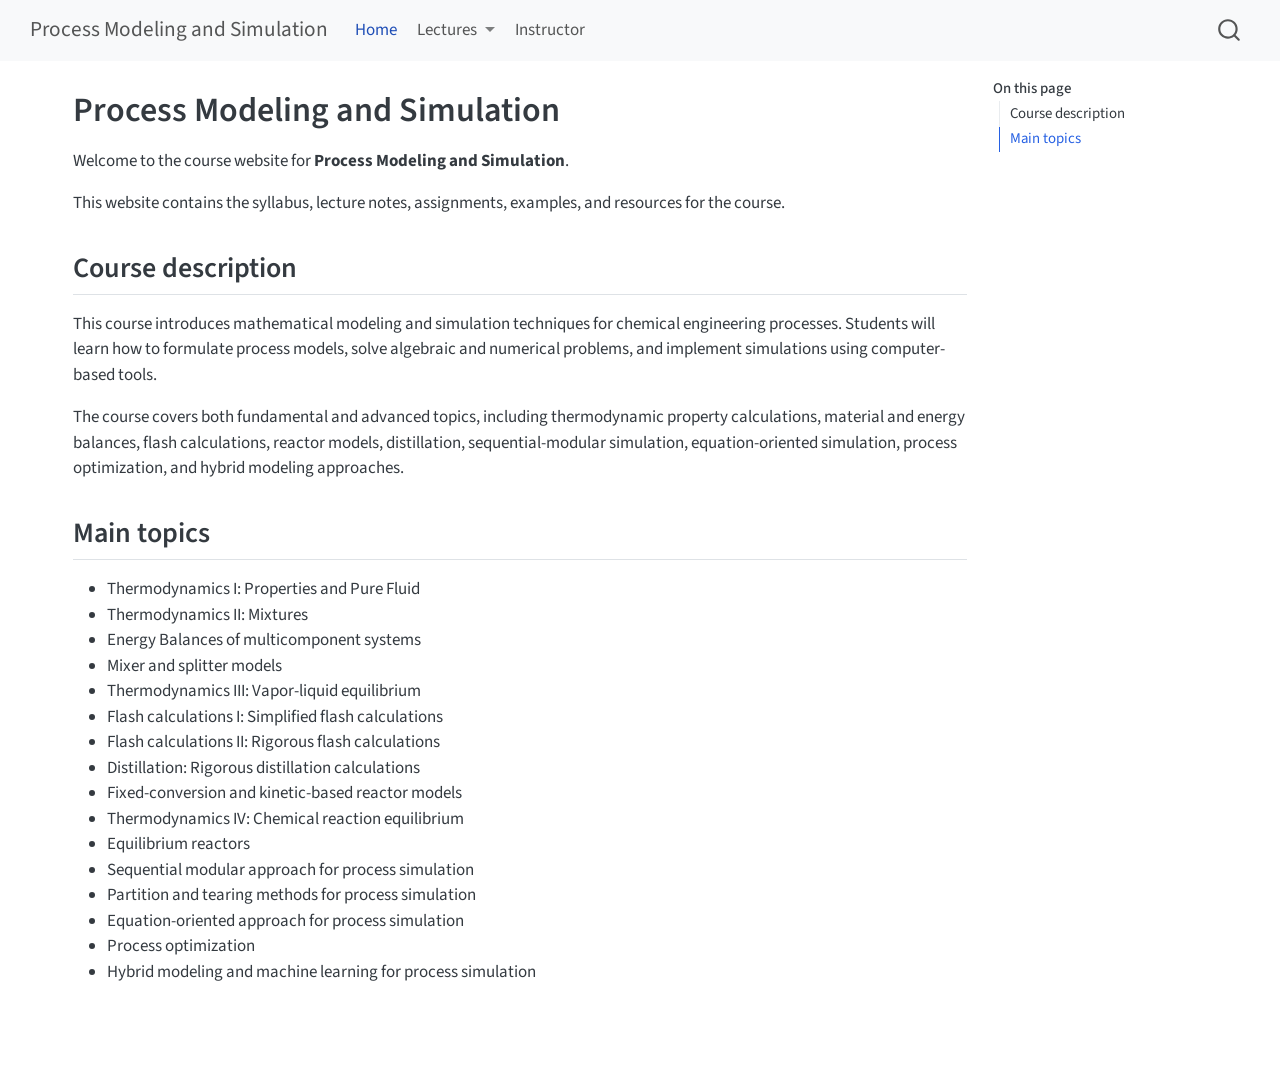
<file: docs/index.html>
<!DOCTYPE html>
<html xmlns="http://www.w3.org/1999/xhtml" lang="en" xml:lang="en"><head>

<meta charset="utf-8">
<meta name="generator" content="quarto-1.9.38">

<meta name="viewport" content="width=device-width, initial-scale=1.0, user-scalable=yes">


<title>Process Modeling and Simulation</title>
<style>
/* Default styles provided by pandoc.
** See https://pandoc.org/MANUAL.html#variables-for-html for config info.
*/
code{white-space: pre-wrap;}
span.smallcaps{font-variant: small-caps;}
div.columns{display: flex; gap: min(4vw, 1.5em);}
div.column{flex: auto; overflow-x: auto;}
div.hanging-indent{margin-left: 1.5em; text-indent: -1.5em;}
ul.task-list{list-style: none;}
ul.task-list li input[type="checkbox"] {
  width: 0.8em;
  margin: 0 0.8em 0.2em -1em; /* quarto-specific, see https://github.com/quarto-dev/quarto-cli/issues/4556 */ 
  vertical-align: middle;
}
</style>


<script src="site_libs/quarto-nav/quarto-nav.js"></script>
<script src="site_libs/quarto-nav/headroom.min.js"></script>
<script src="site_libs/clipboard/clipboard.min.js"></script>
<script src="site_libs/quarto-search/autocomplete.umd.js"></script>
<script src="site_libs/quarto-search/fuse.min.js"></script>
<script src="site_libs/quarto-search/quarto-search.js"></script>
<meta name="quarto:offset" content="./">
<script src="site_libs/quarto-html/quarto.js" type="module"></script>
<script src="site_libs/quarto-html/tabsets/tabsets.js" type="module"></script>
<script src="site_libs/quarto-html/popper.min.js"></script>
<script src="site_libs/quarto-html/tippy.umd.min.js"></script>
<script src="site_libs/quarto-html/anchor.min.js"></script>
<link href="site_libs/quarto-html/tippy.css" rel="stylesheet">
<link href="site_libs/quarto-html/quarto-syntax-highlighting-15634bcf2e68342d4ad2dfa704d543f6.css" rel="stylesheet" id="quarto-text-highlighting-styles">
<script src="site_libs/bootstrap/bootstrap.min.js"></script>
<link href="site_libs/bootstrap/bootstrap-icons.css" rel="stylesheet">
<link href="site_libs/bootstrap/bootstrap-f6192f952b710caf306f09b1c26b01a8.min.css" rel="stylesheet" append-hash="true" id="quarto-bootstrap" data-mode="light">
<script id="quarto-search-options" type="application/json">{
  "location": "navbar",
  "copy-button": false,
  "collapse-after": 3,
  "panel-placement": "end",
  "type": "overlay",
  "limit": 50,
  "keyboard-shortcut": [
    "f",
    "/",
    "s"
  ],
  "show-item-context": false,
  "language": {
    "search-no-results-text": "No results",
    "search-matching-documents-text": "matching documents",
    "search-copy-link-title": "Copy link to search",
    "search-hide-matches-text": "Hide additional matches",
    "search-more-match-text": "more match in this document",
    "search-more-matches-text": "more matches in this document",
    "search-clear-button-title": "Clear",
    "search-text-placeholder": "",
    "search-detached-cancel-button-title": "Cancel",
    "search-submit-button-title": "Submit",
    "search-label": "Search"
  }
}</script>


</head>

<body class="nav-fixed quarto-light">

<div id="quarto-search-results"></div>
  <header id="quarto-header" class="headroom fixed-top">
    <nav class="navbar navbar-expand-lg " data-bs-theme="dark">
      <div class="navbar-container container-fluid">
      <div class="navbar-brand-container mx-auto">
    <a class="navbar-brand" href="./index.html">
    <span class="navbar-title">Process Modeling and Simulation</span>
    </a>
  </div>
            <div id="quarto-search" class="" title="Search"></div>
          <button class="navbar-toggler" type="button" data-bs-toggle="collapse" data-bs-target="#navbarCollapse" aria-controls="navbarCollapse" role="menu" aria-expanded="false" aria-label="Toggle navigation" onclick="if (window.quartoToggleHeadroom) { window.quartoToggleHeadroom(); }">
  <span class="navbar-toggler-icon"></span>
</button>
          <div class="collapse navbar-collapse" id="navbarCollapse">
            <ul class="navbar-nav navbar-nav-scroll me-auto">
  <li class="nav-item">
    <a class="nav-link active" href="./index.html" aria-current="page"> 
<span class="menu-text">Home</span></a>
  </li>  
  <li class="nav-item dropdown ">
    <a class="nav-link dropdown-toggle" href="#" id="nav-menu-lectures" role="link" data-bs-toggle="dropdown" aria-expanded="false">
 <span class="menu-text">Lectures</span>
    </a>
    <ul class="dropdown-menu" aria-labelledby="nav-menu-lectures">    
        <li>
    <a class="dropdown-item" href="./lectures/lectures.html">
 <span class="dropdown-text">Lecture Overview</span></a>
  </li>  
        <li>
    <a class="dropdown-item" href="./lectures/lecture-1/lecture-1.html">
 <span class="dropdown-text">Lecture 1</span></a>
  </li>  
    </ul>
  </li>
  <li class="nav-item">
    <a class="nav-link" href="./instructor.html"> 
<span class="menu-text">Instructor</span></a>
  </li>  
</ul>
          </div> <!-- /navcollapse -->
            <div class="quarto-navbar-tools">
</div>
      </div> <!-- /container-fluid -->
    </nav>
</header>
<!-- content -->
<div id="quarto-content" class="quarto-container page-columns page-rows-contents page-layout-full page-navbar">
<!-- sidebar -->
<!-- margin-sidebar -->
    <div id="quarto-margin-sidebar" class="sidebar margin-sidebar">
        <nav id="TOC" role="doc-toc" class="toc-active">
    <h2 id="toc-title">On this page</h2>
   
  <ul>
  <li><a href="#course-description" id="toc-course-description" class="nav-link active" data-scroll-target="#course-description">Course description</a></li>
  <li><a href="#main-topics" id="toc-main-topics" class="nav-link" data-scroll-target="#main-topics">Main topics</a></li>
  </ul>
</nav>
    </div>
<!-- main -->
<main class="content column-page-left" id="quarto-document-content">

<header id="title-block-header" class="quarto-title-block default">
<div class="quarto-title">
<h1 class="title">Process Modeling and Simulation</h1>
</div>



<div class="quarto-title-meta column-page-left">

    
  
    
  </div>
  


</header>


<p>Welcome to the course website for <strong>Process Modeling and Simulation</strong>.</p>
<p>This website contains the syllabus, lecture notes, assignments, examples, and resources for the course.</p>
<section id="course-description" class="level2">
<h2 class="anchored" data-anchor-id="course-description">Course description</h2>
<p>This course introduces mathematical modeling and simulation techniques for chemical engineering processes. Students will learn how to formulate process models, solve algebraic and numerical problems, and implement simulations using computer-based tools.</p>
<p>The course covers both fundamental and advanced topics, including thermodynamic property calculations, material and energy balances, flash calculations, reactor models, distillation, sequential-modular simulation, equation-oriented simulation, process optimization, and hybrid modeling approaches.</p>
</section>
<section id="main-topics" class="level2">
<h2 class="anchored" data-anchor-id="main-topics">Main topics</h2>
<ul>
<li>Thermodynamics I: Properties and Pure Fluid</li>
<li>Thermodynamics II: Mixtures</li>
<li>Energy Balances of multicomponent systems</li>
<li>Mixer and splitter models</li>
<li>Thermodynamics III: Vapor-liquid equilibrium</li>
<li>Flash calculations I: Simplified flash calculations</li>
<li>Flash calculations II: Rigorous flash calculations</li>
<li>Distillation: Rigorous distillation calculations</li>
<li>Fixed-conversion and kinetic-based reactor models</li>
<li>Thermodynamics IV: Chemical reaction equilibrium</li>
<li>Equilibrium reactors</li>
<li>Sequential modular approach for process simulation</li>
<li>Partition and tearing methods for process simulation</li>
<li>Equation-oriented approach for process simulation</li>
<li>Process optimization</li>
<li>Hybrid modeling and machine learning for process simulation</li>
</ul>


</section>

</main> <!-- /main -->
<script id="quarto-html-after-body" type="application/javascript">
  window.document.addEventListener("DOMContentLoaded", function (event) {
    const icon = "";
    const anchorJS = new window.AnchorJS();
    anchorJS.options = {
      placement: 'right',
      icon: icon
    };
    anchorJS.add('.anchored');
    const isCodeAnnotation = (el) => {
      for (const clz of el.classList) {
        if (clz.startsWith('code-annotation-')) {                     
          return true;
        }
      }
      return false;
    }
    const onCopySuccess = function(e) {
      // button target
      const button = e.trigger;
      // don't keep focus
      button.blur();
      // flash "checked"
      button.classList.add('code-copy-button-checked');
      var currentTitle = button.getAttribute("title");
      button.setAttribute("title", "Copied!");
      let tooltip;
      if (window.bootstrap) {
        button.setAttribute("data-bs-toggle", "tooltip");
        button.setAttribute("data-bs-placement", "left");
        button.setAttribute("data-bs-title", "Copied!");
        tooltip = new bootstrap.Tooltip(button, 
          { trigger: "manual", 
            customClass: "code-copy-button-tooltip",
            offset: [0, -8]});
        tooltip.show();    
      }
      setTimeout(function() {
        if (tooltip) {
          tooltip.hide();
          button.removeAttribute("data-bs-title");
          button.removeAttribute("data-bs-toggle");
          button.removeAttribute("data-bs-placement");
        }
        button.setAttribute("title", currentTitle);
        button.classList.remove('code-copy-button-checked');
      }, 1000);
      // clear code selection
      e.clearSelection();
    }
    const getTextToCopy = function(trigger) {
      const outerScaffold = trigger.parentElement.cloneNode(true);
      const codeEl = outerScaffold.querySelector('code');
      for (const childEl of codeEl.children) {
        if (isCodeAnnotation(childEl)) {
          childEl.remove();
        }
      }
      return codeEl.innerText;
    }
    const clipboard = new window.ClipboardJS('.code-copy-button:not([data-in-quarto-modal])', {
      text: getTextToCopy
    });
    clipboard.on('success', onCopySuccess);
    if (window.document.getElementById('quarto-embedded-source-code-modal')) {
      const clipboardModal = new window.ClipboardJS('.code-copy-button[data-in-quarto-modal]', {
        text: getTextToCopy,
        container: window.document.getElementById('quarto-embedded-source-code-modal')
      });
      clipboardModal.on('success', onCopySuccess);
    }
      var localhostRegex = new RegExp(/^(?:http|https):\/\/localhost\:?[0-9]*\//);
      var mailtoRegex = new RegExp(/^mailto:/);
        var filterRegex = new RegExp('/' + window.location.host + '/');
      var isInternal = (href) => {
          return filterRegex.test(href) || localhostRegex.test(href) || mailtoRegex.test(href);
      }
      // Inspect non-navigation links and adorn them if external
     var links = window.document.querySelectorAll('a[href]:not(.nav-link):not(.navbar-brand):not(.toc-action):not(.sidebar-link):not(.sidebar-item-toggle):not(.pagination-link):not(.no-external):not([aria-hidden]):not(.dropdown-item):not(.quarto-navigation-tool):not(.about-link)');
      for (var i=0; i<links.length; i++) {
        const link = links[i];
        if (!isInternal(link.href)) {
          // undo the damage that might have been done by quarto-nav.js in the case of
          // links that we want to consider external
          if (link.dataset.originalHref !== undefined) {
            link.href = link.dataset.originalHref;
          }
        }
      }
    function tippyHover(el, contentFn, onTriggerFn, onUntriggerFn) {
      const config = {
        allowHTML: true,
        maxWidth: 500,
        delay: 100,
        arrow: false,
        appendTo: function(el) {
            return el.parentElement;
        },
        interactive: true,
        interactiveBorder: 10,
        theme: 'quarto',
        placement: 'bottom-start',
      };
      if (contentFn) {
        config.content = contentFn;
      }
      if (onTriggerFn) {
        config.onTrigger = onTriggerFn;
      }
      if (onUntriggerFn) {
        config.onUntrigger = onUntriggerFn;
      }
      window.tippy(el, config); 
    }
    const noterefs = window.document.querySelectorAll('a[role="doc-noteref"]');
    for (var i=0; i<noterefs.length; i++) {
      const ref = noterefs[i];
      tippyHover(ref, function() {
        // use id or data attribute instead here
        let href = ref.getAttribute('data-footnote-href') || ref.getAttribute('href');
        try { href = new URL(href).hash; } catch {}
        const id = href.replace(/^#\/?/, "");
        const note = window.document.getElementById(id);
        if (note) {
          return note.innerHTML;
        } else {
          return "";
        }
      });
    }
    const xrefs = window.document.querySelectorAll('a.quarto-xref');
    const processXRef = (id, note) => {
      // Strip column container classes
      const stripColumnClz = (el) => {
        el.classList.remove("page-full", "page-columns");
        if (el.children) {
          for (const child of el.children) {
            stripColumnClz(child);
          }
        }
      }
      stripColumnClz(note)
      if (id === null || id.startsWith('sec-')) {
        // Special case sections, only their first couple elements
        const container = document.createElement("div");
        if (note.children && note.children.length > 2) {
          container.appendChild(note.children[0].cloneNode(true));
          for (let i = 1; i < note.children.length; i++) {
            const child = note.children[i];
            if (child.tagName === "P" && child.innerText === "") {
              continue;
            } else {
              container.appendChild(child.cloneNode(true));
              break;
            }
          }
          if (window.Quarto?.typesetMath) {
            window.Quarto.typesetMath(container);
          }
          return container.innerHTML
        } else {
          if (window.Quarto?.typesetMath) {
            window.Quarto.typesetMath(note);
          }
          return note.innerHTML;
        }
      } else {
        // Remove any anchor links if they are present
        const anchorLink = note.querySelector('a.anchorjs-link');
        if (anchorLink) {
          anchorLink.remove();
        }
        if (window.Quarto?.typesetMath) {
          window.Quarto.typesetMath(note);
        }
        if (note.classList.contains("callout")) {
          return note.outerHTML;
        } else {
          return note.innerHTML;
        }
      }
    }
    for (var i=0; i<xrefs.length; i++) {
      const xref = xrefs[i];
      tippyHover(xref, undefined, function(instance) {
        instance.disable();
        let url = xref.getAttribute('href');
        let hash = undefined; 
        if (url.startsWith('#')) {
          hash = url;
        } else {
          try { hash = new URL(url).hash; } catch {}
        }
        if (hash) {
          const id = hash.replace(/^#\/?/, "");
          const note = window.document.getElementById(id);
          if (note !== null) {
            try {
              const html = processXRef(id, note.cloneNode(true));
              instance.setContent(html);
            } finally {
              instance.enable();
              instance.show();
            }
          } else {
            // See if we can fetch this
            fetch(url.split('#')[0])
            .then(res => res.text())
            .then(html => {
              const parser = new DOMParser();
              const htmlDoc = parser.parseFromString(html, "text/html");
              const note = htmlDoc.getElementById(id);
              if (note !== null) {
                const html = processXRef(id, note);
                instance.setContent(html);
              } 
            }).finally(() => {
              instance.enable();
              instance.show();
            });
          }
        } else {
          // See if we can fetch a full url (with no hash to target)
          // This is a special case and we should probably do some content thinning / targeting
          fetch(url)
          .then(res => res.text())
          .then(html => {
            const parser = new DOMParser();
            const htmlDoc = parser.parseFromString(html, "text/html");
            const note = htmlDoc.querySelector('main.content');
            if (note !== null) {
              // This should only happen for chapter cross references
              // (since there is no id in the URL)
              // remove the first header
              if (note.children.length > 0 && note.children[0].tagName === "HEADER") {
                note.children[0].remove();
              }
              const html = processXRef(null, note);
              instance.setContent(html);
            } 
          }).finally(() => {
            instance.enable();
            instance.show();
          });
        }
      }, function(instance) {
      });
    }
        let selectedAnnoteEl;
        const selectorForAnnotation = ( cell, annotation) => {
          let cellAttr = 'data-code-cell="' + cell + '"';
          let lineAttr = 'data-code-annotation="' +  annotation + '"';
          const selector = 'span[' + cellAttr + '][' + lineAttr + ']';
          return selector;
        }
        const selectCodeLines = (annoteEl) => {
          const doc = window.document;
          const targetCell = annoteEl.getAttribute("data-target-cell");
          const targetAnnotation = annoteEl.getAttribute("data-target-annotation");
          const annoteSpan = window.document.querySelector(selectorForAnnotation(targetCell, targetAnnotation));
          const lines = annoteSpan.getAttribute("data-code-lines").split(",");
          const lineIds = lines.map((line) => {
            return targetCell + "-" + line;
          })
          let top = null;
          let height = null;
          let parent = null;
          if (lineIds.length > 0) {
              //compute the position of the single el (top and bottom and make a div)
              const el = window.document.getElementById(lineIds[0]);
              top = el.offsetTop;
              height = el.offsetHeight;
              parent = el.parentElement.parentElement;
            if (lineIds.length > 1) {
              const lastEl = window.document.getElementById(lineIds[lineIds.length - 1]);
              const bottom = lastEl.offsetTop + lastEl.offsetHeight;
              height = bottom - top;
            }
            if (top !== null && height !== null && parent !== null) {
              // cook up a div (if necessary) and position it 
              let div = window.document.getElementById("code-annotation-line-highlight");
              if (div === null) {
                div = window.document.createElement("div");
                div.setAttribute("id", "code-annotation-line-highlight");
                div.style.position = 'absolute';
                parent.appendChild(div);
              }
              div.style.top = top - 2 + "px";
              div.style.height = height + 4 + "px";
              div.style.left = 0;
              let gutterDiv = window.document.getElementById("code-annotation-line-highlight-gutter");
              if (gutterDiv === null) {
                gutterDiv = window.document.createElement("div");
                gutterDiv.setAttribute("id", "code-annotation-line-highlight-gutter");
                gutterDiv.style.position = 'absolute';
                const codeCell = window.document.getElementById(targetCell);
                const gutter = codeCell.querySelector('.code-annotation-gutter');
                gutter.appendChild(gutterDiv);
              }
              gutterDiv.style.top = top - 2 + "px";
              gutterDiv.style.height = height + 4 + "px";
            }
            selectedAnnoteEl = annoteEl;
          }
        };
        const unselectCodeLines = () => {
          const elementsIds = ["code-annotation-line-highlight", "code-annotation-line-highlight-gutter"];
          elementsIds.forEach((elId) => {
            const div = window.document.getElementById(elId);
            if (div) {
              div.remove();
            }
          });
          selectedAnnoteEl = undefined;
        };
          // Handle positioning of the toggle
      window.addEventListener(
        "resize",
        throttle(() => {
          elRect = undefined;
          if (selectedAnnoteEl) {
            selectCodeLines(selectedAnnoteEl);
          }
        }, 10)
      );
      function throttle(fn, ms) {
      let throttle = false;
      let timer;
        return (...args) => {
          if(!throttle) { // first call gets through
              fn.apply(this, args);
              throttle = true;
          } else { // all the others get throttled
              if(timer) clearTimeout(timer); // cancel #2
              timer = setTimeout(() => {
                fn.apply(this, args);
                timer = throttle = false;
              }, ms);
          }
        };
      }
        // Attach click handler to the DT
        const annoteDls = window.document.querySelectorAll('dt[data-target-cell]');
        for (const annoteDlNode of annoteDls) {
          annoteDlNode.addEventListener('click', (event) => {
            const clickedEl = event.target;
            if (clickedEl !== selectedAnnoteEl) {
              unselectCodeLines();
              const activeEl = window.document.querySelector('dt[data-target-cell].code-annotation-active');
              if (activeEl) {
                activeEl.classList.remove('code-annotation-active');
              }
              selectCodeLines(clickedEl);
              clickedEl.classList.add('code-annotation-active');
            } else {
              // Unselect the line
              unselectCodeLines();
              clickedEl.classList.remove('code-annotation-active');
            }
          });
        }
    const findCites = (el) => {
      const parentEl = el.parentElement;
      if (parentEl) {
        const cites = parentEl.dataset.cites;
        if (cites) {
          return {
            el,
            cites: cites.split(' ')
          };
        } else {
          return findCites(el.parentElement)
        }
      } else {
        return undefined;
      }
    };
    var bibliorefs = window.document.querySelectorAll('a[role="doc-biblioref"]');
    for (var i=0; i<bibliorefs.length; i++) {
      const ref = bibliorefs[i];
      const citeInfo = findCites(ref);
      if (citeInfo) {
        tippyHover(citeInfo.el, function() {
          var popup = window.document.createElement('div');
          citeInfo.cites.forEach(function(cite) {
            var citeDiv = window.document.createElement('div');
            citeDiv.classList.add('hanging-indent');
            citeDiv.classList.add('csl-entry');
            var biblioDiv = window.document.getElementById('ref-' + cite);
            if (biblioDiv) {
              citeDiv.innerHTML = biblioDiv.innerHTML;
            }
            popup.appendChild(citeDiv);
          });
          return popup.innerHTML;
        });
      }
    }
  });
  </script>
</div> <!-- /content -->




</body></html>
</file>
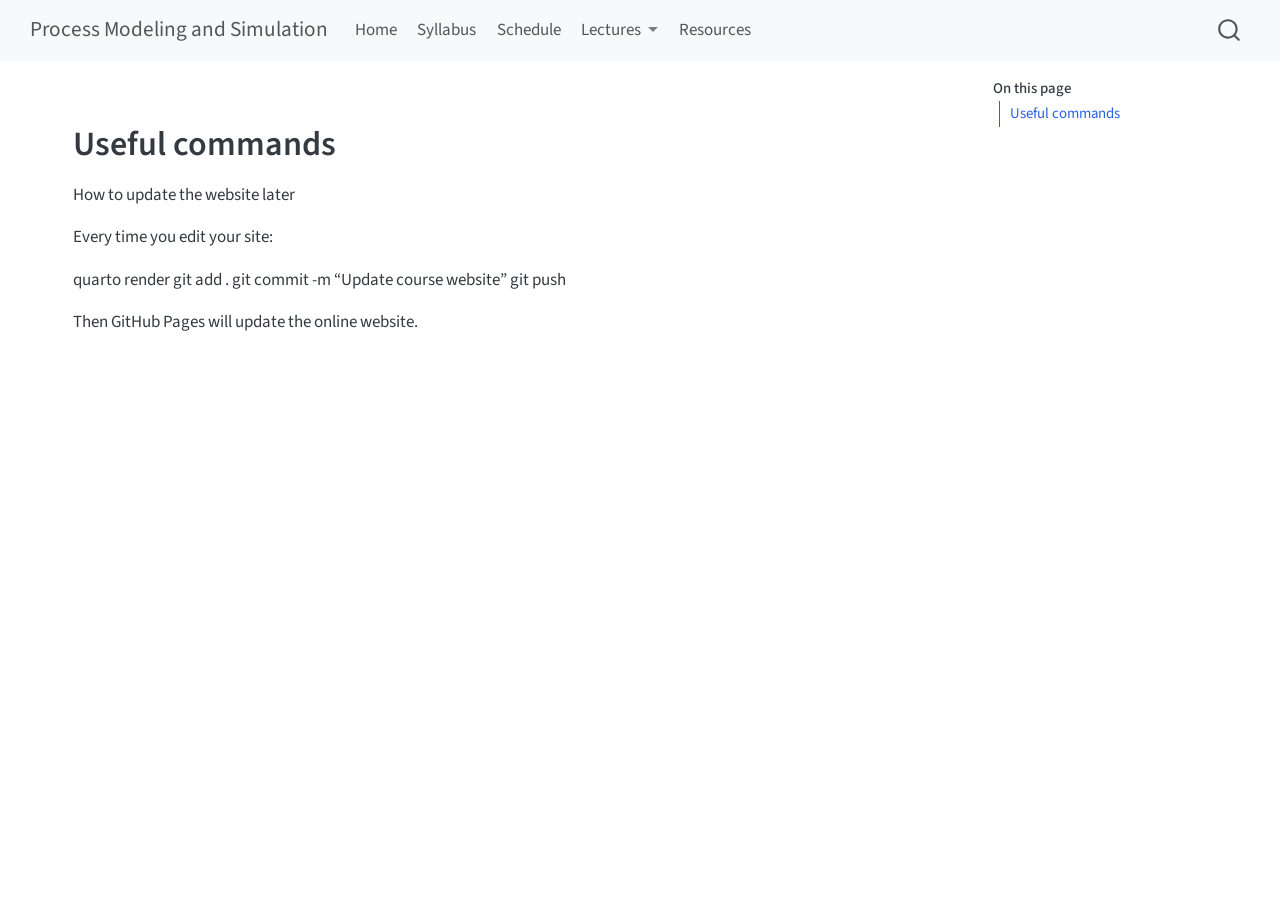
<file: docs/commands-notes.html>
<!DOCTYPE html>
<html xmlns="http://www.w3.org/1999/xhtml" lang="en" xml:lang="en"><head>

<meta charset="utf-8">
<meta name="generator" content="quarto-1.9.38">

<meta name="viewport" content="width=device-width, initial-scale=1.0, user-scalable=yes">


<title>commands-notes – Process Modeling and Simulation</title>
<style>
/* Default styles provided by pandoc.
** See https://pandoc.org/MANUAL.html#variables-for-html for config info.
*/
code{white-space: pre-wrap;}
span.smallcaps{font-variant: small-caps;}
div.columns{display: flex; gap: min(4vw, 1.5em);}
div.column{flex: auto; overflow-x: auto;}
div.hanging-indent{margin-left: 1.5em; text-indent: -1.5em;}
ul.task-list{list-style: none;}
ul.task-list li input[type="checkbox"] {
  width: 0.8em;
  margin: 0 0.8em 0.2em -1em; /* quarto-specific, see https://github.com/quarto-dev/quarto-cli/issues/4556 */ 
  vertical-align: middle;
}
</style>


<script src="site_libs/quarto-nav/quarto-nav.js"></script>
<script src="site_libs/quarto-nav/headroom.min.js"></script>
<script src="site_libs/clipboard/clipboard.min.js"></script>
<script src="site_libs/quarto-search/autocomplete.umd.js"></script>
<script src="site_libs/quarto-search/fuse.min.js"></script>
<script src="site_libs/quarto-search/quarto-search.js"></script>
<meta name="quarto:offset" content="./">
<script src="site_libs/quarto-html/quarto.js" type="module"></script>
<script src="site_libs/quarto-html/tabsets/tabsets.js" type="module"></script>
<script src="site_libs/quarto-html/popper.min.js"></script>
<script src="site_libs/quarto-html/tippy.umd.min.js"></script>
<script src="site_libs/quarto-html/anchor.min.js"></script>
<link href="site_libs/quarto-html/tippy.css" rel="stylesheet">
<link href="site_libs/quarto-html/quarto-syntax-highlighting-15634bcf2e68342d4ad2dfa704d543f6.css" rel="stylesheet" id="quarto-text-highlighting-styles">
<script src="site_libs/bootstrap/bootstrap.min.js"></script>
<link href="site_libs/bootstrap/bootstrap-icons.css" rel="stylesheet">
<link href="site_libs/bootstrap/bootstrap-f6192f952b710caf306f09b1c26b01a8.min.css" rel="stylesheet" append-hash="true" id="quarto-bootstrap" data-mode="light">
<script id="quarto-search-options" type="application/json">{
  "location": "navbar",
  "copy-button": false,
  "collapse-after": 3,
  "panel-placement": "end",
  "type": "overlay",
  "limit": 50,
  "keyboard-shortcut": [
    "f",
    "/",
    "s"
  ],
  "show-item-context": false,
  "language": {
    "search-no-results-text": "No results",
    "search-matching-documents-text": "matching documents",
    "search-copy-link-title": "Copy link to search",
    "search-hide-matches-text": "Hide additional matches",
    "search-more-match-text": "more match in this document",
    "search-more-matches-text": "more matches in this document",
    "search-clear-button-title": "Clear",
    "search-text-placeholder": "",
    "search-detached-cancel-button-title": "Cancel",
    "search-submit-button-title": "Submit",
    "search-label": "Search"
  }
}</script>


</head>

<body class="nav-fixed quarto-light">

<div id="quarto-search-results"></div>
  <header id="quarto-header" class="headroom fixed-top">
    <nav class="navbar navbar-expand-lg " data-bs-theme="dark">
      <div class="navbar-container container-fluid">
      <div class="navbar-brand-container mx-auto">
    <a class="navbar-brand" href="./index.html">
    <span class="navbar-title">Process Modeling and Simulation</span>
    </a>
  </div>
            <div id="quarto-search" class="" title="Search"></div>
          <button class="navbar-toggler" type="button" data-bs-toggle="collapse" data-bs-target="#navbarCollapse" aria-controls="navbarCollapse" role="menu" aria-expanded="false" aria-label="Toggle navigation" onclick="if (window.quartoToggleHeadroom) { window.quartoToggleHeadroom(); }">
  <span class="navbar-toggler-icon"></span>
</button>
          <div class="collapse navbar-collapse" id="navbarCollapse">
            <ul class="navbar-nav navbar-nav-scroll me-auto">
  <li class="nav-item">
    <a class="nav-link" href="./index.html"> 
<span class="menu-text">Home</span></a>
  </li>  
  <li class="nav-item">
    <a class="nav-link" href="./syllabus.html"> 
<span class="menu-text">Syllabus</span></a>
  </li>  
  <li class="nav-item">
    <a class="nav-link" href="./schedule.html"> 
<span class="menu-text">Schedule</span></a>
  </li>  
  <li class="nav-item dropdown ">
    <a class="nav-link dropdown-toggle" href="#" id="nav-menu-lectures" role="link" data-bs-toggle="dropdown" aria-expanded="false">
 <span class="menu-text">Lectures</span>
    </a>
    <ul class="dropdown-menu" aria-labelledby="nav-menu-lectures">    
        <li>
    <a class="dropdown-item" href="./lectures/lecture-1/lecture-1.html">
 <span class="dropdown-text">Lecture 1</span></a>
  </li>  
    </ul>
  </li>
  <li class="nav-item">
    <a class="nav-link" href="./resources.html"> 
<span class="menu-text">Resources</span></a>
  </li>  
</ul>
          </div> <!-- /navcollapse -->
            <div class="quarto-navbar-tools">
</div>
      </div> <!-- /container-fluid -->
    </nav>
</header>
<!-- content -->
<div id="quarto-content" class="quarto-container page-columns page-rows-contents page-layout-full page-navbar">
<!-- sidebar -->
<!-- margin-sidebar -->
    <div id="quarto-margin-sidebar" class="sidebar margin-sidebar">
        <nav id="TOC" role="doc-toc" class="toc-active">
    <h2 id="toc-title">On this page</h2>
   
  <ul>
  <li><a href="#useful-commands" id="toc-useful-commands" class="nav-link active" data-scroll-target="#useful-commands">Useful commands</a></li>
  </ul>
</nav>
    </div>
<!-- main -->
<main class="content column-page-left" id="quarto-document-content"><header id="title-block-header" class="quarto-title-block"></header>




<section id="useful-commands" class="level1">
<h1>Useful commands</h1>
<p>How to update the website later</p>
<p>Every time you edit your site:</p>
<p>quarto render git add . git commit -m “Update course website” git push</p>
<p>Then GitHub Pages will update the online website.</p>


</section>

</main> <!-- /main -->
<script id="quarto-html-after-body" type="application/javascript">
  window.document.addEventListener("DOMContentLoaded", function (event) {
    const icon = "";
    const anchorJS = new window.AnchorJS();
    anchorJS.options = {
      placement: 'right',
      icon: icon
    };
    anchorJS.add('.anchored');
    const isCodeAnnotation = (el) => {
      for (const clz of el.classList) {
        if (clz.startsWith('code-annotation-')) {                     
          return true;
        }
      }
      return false;
    }
    const onCopySuccess = function(e) {
      // button target
      const button = e.trigger;
      // don't keep focus
      button.blur();
      // flash "checked"
      button.classList.add('code-copy-button-checked');
      var currentTitle = button.getAttribute("title");
      button.setAttribute("title", "Copied!");
      let tooltip;
      if (window.bootstrap) {
        button.setAttribute("data-bs-toggle", "tooltip");
        button.setAttribute("data-bs-placement", "left");
        button.setAttribute("data-bs-title", "Copied!");
        tooltip = new bootstrap.Tooltip(button, 
          { trigger: "manual", 
            customClass: "code-copy-button-tooltip",
            offset: [0, -8]});
        tooltip.show();    
      }
      setTimeout(function() {
        if (tooltip) {
          tooltip.hide();
          button.removeAttribute("data-bs-title");
          button.removeAttribute("data-bs-toggle");
          button.removeAttribute("data-bs-placement");
        }
        button.setAttribute("title", currentTitle);
        button.classList.remove('code-copy-button-checked');
      }, 1000);
      // clear code selection
      e.clearSelection();
    }
    const getTextToCopy = function(trigger) {
      const outerScaffold = trigger.parentElement.cloneNode(true);
      const codeEl = outerScaffold.querySelector('code');
      for (const childEl of codeEl.children) {
        if (isCodeAnnotation(childEl)) {
          childEl.remove();
        }
      }
      return codeEl.innerText;
    }
    const clipboard = new window.ClipboardJS('.code-copy-button:not([data-in-quarto-modal])', {
      text: getTextToCopy
    });
    clipboard.on('success', onCopySuccess);
    if (window.document.getElementById('quarto-embedded-source-code-modal')) {
      const clipboardModal = new window.ClipboardJS('.code-copy-button[data-in-quarto-modal]', {
        text: getTextToCopy,
        container: window.document.getElementById('quarto-embedded-source-code-modal')
      });
      clipboardModal.on('success', onCopySuccess);
    }
      var localhostRegex = new RegExp(/^(?:http|https):\/\/localhost\:?[0-9]*\//);
      var mailtoRegex = new RegExp(/^mailto:/);
        var filterRegex = new RegExp('/' + window.location.host + '/');
      var isInternal = (href) => {
          return filterRegex.test(href) || localhostRegex.test(href) || mailtoRegex.test(href);
      }
      // Inspect non-navigation links and adorn them if external
     var links = window.document.querySelectorAll('a[href]:not(.nav-link):not(.navbar-brand):not(.toc-action):not(.sidebar-link):not(.sidebar-item-toggle):not(.pagination-link):not(.no-external):not([aria-hidden]):not(.dropdown-item):not(.quarto-navigation-tool):not(.about-link)');
      for (var i=0; i<links.length; i++) {
        const link = links[i];
        if (!isInternal(link.href)) {
          // undo the damage that might have been done by quarto-nav.js in the case of
          // links that we want to consider external
          if (link.dataset.originalHref !== undefined) {
            link.href = link.dataset.originalHref;
          }
        }
      }
    function tippyHover(el, contentFn, onTriggerFn, onUntriggerFn) {
      const config = {
        allowHTML: true,
        maxWidth: 500,
        delay: 100,
        arrow: false,
        appendTo: function(el) {
            return el.parentElement;
        },
        interactive: true,
        interactiveBorder: 10,
        theme: 'quarto',
        placement: 'bottom-start',
      };
      if (contentFn) {
        config.content = contentFn;
      }
      if (onTriggerFn) {
        config.onTrigger = onTriggerFn;
      }
      if (onUntriggerFn) {
        config.onUntrigger = onUntriggerFn;
      }
      window.tippy(el, config); 
    }
    const noterefs = window.document.querySelectorAll('a[role="doc-noteref"]');
    for (var i=0; i<noterefs.length; i++) {
      const ref = noterefs[i];
      tippyHover(ref, function() {
        // use id or data attribute instead here
        let href = ref.getAttribute('data-footnote-href') || ref.getAttribute('href');
        try { href = new URL(href).hash; } catch {}
        const id = href.replace(/^#\/?/, "");
        const note = window.document.getElementById(id);
        if (note) {
          return note.innerHTML;
        } else {
          return "";
        }
      });
    }
    const xrefs = window.document.querySelectorAll('a.quarto-xref');
    const processXRef = (id, note) => {
      // Strip column container classes
      const stripColumnClz = (el) => {
        el.classList.remove("page-full", "page-columns");
        if (el.children) {
          for (const child of el.children) {
            stripColumnClz(child);
          }
        }
      }
      stripColumnClz(note)
      if (id === null || id.startsWith('sec-')) {
        // Special case sections, only their first couple elements
        const container = document.createElement("div");
        if (note.children && note.children.length > 2) {
          container.appendChild(note.children[0].cloneNode(true));
          for (let i = 1; i < note.children.length; i++) {
            const child = note.children[i];
            if (child.tagName === "P" && child.innerText === "") {
              continue;
            } else {
              container.appendChild(child.cloneNode(true));
              break;
            }
          }
          if (window.Quarto?.typesetMath) {
            window.Quarto.typesetMath(container);
          }
          return container.innerHTML
        } else {
          if (window.Quarto?.typesetMath) {
            window.Quarto.typesetMath(note);
          }
          return note.innerHTML;
        }
      } else {
        // Remove any anchor links if they are present
        const anchorLink = note.querySelector('a.anchorjs-link');
        if (anchorLink) {
          anchorLink.remove();
        }
        if (window.Quarto?.typesetMath) {
          window.Quarto.typesetMath(note);
        }
        if (note.classList.contains("callout")) {
          return note.outerHTML;
        } else {
          return note.innerHTML;
        }
      }
    }
    for (var i=0; i<xrefs.length; i++) {
      const xref = xrefs[i];
      tippyHover(xref, undefined, function(instance) {
        instance.disable();
        let url = xref.getAttribute('href');
        let hash = undefined; 
        if (url.startsWith('#')) {
          hash = url;
        } else {
          try { hash = new URL(url).hash; } catch {}
        }
        if (hash) {
          const id = hash.replace(/^#\/?/, "");
          const note = window.document.getElementById(id);
          if (note !== null) {
            try {
              const html = processXRef(id, note.cloneNode(true));
              instance.setContent(html);
            } finally {
              instance.enable();
              instance.show();
            }
          } else {
            // See if we can fetch this
            fetch(url.split('#')[0])
            .then(res => res.text())
            .then(html => {
              const parser = new DOMParser();
              const htmlDoc = parser.parseFromString(html, "text/html");
              const note = htmlDoc.getElementById(id);
              if (note !== null) {
                const html = processXRef(id, note);
                instance.setContent(html);
              } 
            }).finally(() => {
              instance.enable();
              instance.show();
            });
          }
        } else {
          // See if we can fetch a full url (with no hash to target)
          // This is a special case and we should probably do some content thinning / targeting
          fetch(url)
          .then(res => res.text())
          .then(html => {
            const parser = new DOMParser();
            const htmlDoc = parser.parseFromString(html, "text/html");
            const note = htmlDoc.querySelector('main.content');
            if (note !== null) {
              // This should only happen for chapter cross references
              // (since there is no id in the URL)
              // remove the first header
              if (note.children.length > 0 && note.children[0].tagName === "HEADER") {
                note.children[0].remove();
              }
              const html = processXRef(null, note);
              instance.setContent(html);
            } 
          }).finally(() => {
            instance.enable();
            instance.show();
          });
        }
      }, function(instance) {
      });
    }
        let selectedAnnoteEl;
        const selectorForAnnotation = ( cell, annotation) => {
          let cellAttr = 'data-code-cell="' + cell + '"';
          let lineAttr = 'data-code-annotation="' +  annotation + '"';
          const selector = 'span[' + cellAttr + '][' + lineAttr + ']';
          return selector;
        }
        const selectCodeLines = (annoteEl) => {
          const doc = window.document;
          const targetCell = annoteEl.getAttribute("data-target-cell");
          const targetAnnotation = annoteEl.getAttribute("data-target-annotation");
          const annoteSpan = window.document.querySelector(selectorForAnnotation(targetCell, targetAnnotation));
          const lines = annoteSpan.getAttribute("data-code-lines").split(",");
          const lineIds = lines.map((line) => {
            return targetCell + "-" + line;
          })
          let top = null;
          let height = null;
          let parent = null;
          if (lineIds.length > 0) {
              //compute the position of the single el (top and bottom and make a div)
              const el = window.document.getElementById(lineIds[0]);
              top = el.offsetTop;
              height = el.offsetHeight;
              parent = el.parentElement.parentElement;
            if (lineIds.length > 1) {
              const lastEl = window.document.getElementById(lineIds[lineIds.length - 1]);
              const bottom = lastEl.offsetTop + lastEl.offsetHeight;
              height = bottom - top;
            }
            if (top !== null && height !== null && parent !== null) {
              // cook up a div (if necessary) and position it 
              let div = window.document.getElementById("code-annotation-line-highlight");
              if (div === null) {
                div = window.document.createElement("div");
                div.setAttribute("id", "code-annotation-line-highlight");
                div.style.position = 'absolute';
                parent.appendChild(div);
              }
              div.style.top = top - 2 + "px";
              div.style.height = height + 4 + "px";
              div.style.left = 0;
              let gutterDiv = window.document.getElementById("code-annotation-line-highlight-gutter");
              if (gutterDiv === null) {
                gutterDiv = window.document.createElement("div");
                gutterDiv.setAttribute("id", "code-annotation-line-highlight-gutter");
                gutterDiv.style.position = 'absolute';
                const codeCell = window.document.getElementById(targetCell);
                const gutter = codeCell.querySelector('.code-annotation-gutter');
                gutter.appendChild(gutterDiv);
              }
              gutterDiv.style.top = top - 2 + "px";
              gutterDiv.style.height = height + 4 + "px";
            }
            selectedAnnoteEl = annoteEl;
          }
        };
        const unselectCodeLines = () => {
          const elementsIds = ["code-annotation-line-highlight", "code-annotation-line-highlight-gutter"];
          elementsIds.forEach((elId) => {
            const div = window.document.getElementById(elId);
            if (div) {
              div.remove();
            }
          });
          selectedAnnoteEl = undefined;
        };
          // Handle positioning of the toggle
      window.addEventListener(
        "resize",
        throttle(() => {
          elRect = undefined;
          if (selectedAnnoteEl) {
            selectCodeLines(selectedAnnoteEl);
          }
        }, 10)
      );
      function throttle(fn, ms) {
      let throttle = false;
      let timer;
        return (...args) => {
          if(!throttle) { // first call gets through
              fn.apply(this, args);
              throttle = true;
          } else { // all the others get throttled
              if(timer) clearTimeout(timer); // cancel #2
              timer = setTimeout(() => {
                fn.apply(this, args);
                timer = throttle = false;
              }, ms);
          }
        };
      }
        // Attach click handler to the DT
        const annoteDls = window.document.querySelectorAll('dt[data-target-cell]');
        for (const annoteDlNode of annoteDls) {
          annoteDlNode.addEventListener('click', (event) => {
            const clickedEl = event.target;
            if (clickedEl !== selectedAnnoteEl) {
              unselectCodeLines();
              const activeEl = window.document.querySelector('dt[data-target-cell].code-annotation-active');
              if (activeEl) {
                activeEl.classList.remove('code-annotation-active');
              }
              selectCodeLines(clickedEl);
              clickedEl.classList.add('code-annotation-active');
            } else {
              // Unselect the line
              unselectCodeLines();
              clickedEl.classList.remove('code-annotation-active');
            }
          });
        }
    const findCites = (el) => {
      const parentEl = el.parentElement;
      if (parentEl) {
        const cites = parentEl.dataset.cites;
        if (cites) {
          return {
            el,
            cites: cites.split(' ')
          };
        } else {
          return findCites(el.parentElement)
        }
      } else {
        return undefined;
      }
    };
    var bibliorefs = window.document.querySelectorAll('a[role="doc-biblioref"]');
    for (var i=0; i<bibliorefs.length; i++) {
      const ref = bibliorefs[i];
      const citeInfo = findCites(ref);
      if (citeInfo) {
        tippyHover(citeInfo.el, function() {
          var popup = window.document.createElement('div');
          citeInfo.cites.forEach(function(cite) {
            var citeDiv = window.document.createElement('div');
            citeDiv.classList.add('hanging-indent');
            citeDiv.classList.add('csl-entry');
            var biblioDiv = window.document.getElementById('ref-' + cite);
            if (biblioDiv) {
              citeDiv.innerHTML = biblioDiv.innerHTML;
            }
            popup.appendChild(citeDiv);
          });
          return popup.innerHTML;
        });
      }
    }
  });
  </script>
</div> <!-- /content -->




</body></html>
</file>
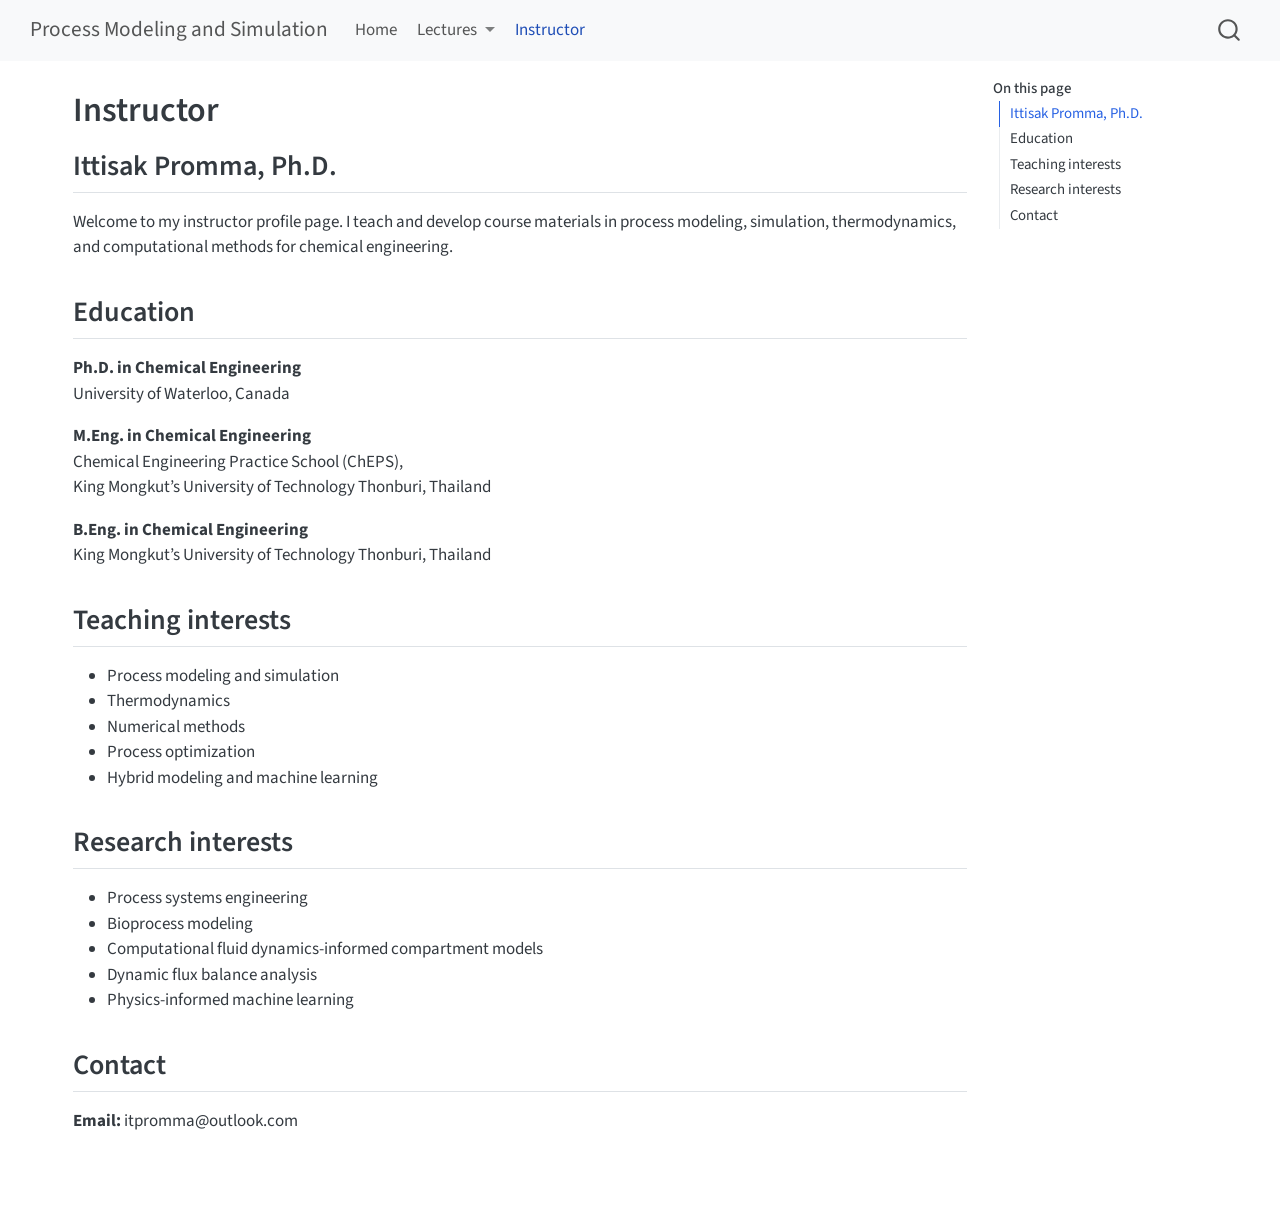
<file: docs/instructor.html>
<!DOCTYPE html>
<html xmlns="http://www.w3.org/1999/xhtml" lang="en" xml:lang="en"><head>

<meta charset="utf-8">
<meta name="generator" content="quarto-1.9.38">

<meta name="viewport" content="width=device-width, initial-scale=1.0, user-scalable=yes">


<title>Instructor – Process Modeling and Simulation</title>
<style>
/* Default styles provided by pandoc.
** See https://pandoc.org/MANUAL.html#variables-for-html for config info.
*/
code{white-space: pre-wrap;}
span.smallcaps{font-variant: small-caps;}
div.columns{display: flex; gap: min(4vw, 1.5em);}
div.column{flex: auto; overflow-x: auto;}
div.hanging-indent{margin-left: 1.5em; text-indent: -1.5em;}
ul.task-list{list-style: none;}
ul.task-list li input[type="checkbox"] {
  width: 0.8em;
  margin: 0 0.8em 0.2em -1em; /* quarto-specific, see https://github.com/quarto-dev/quarto-cli/issues/4556 */ 
  vertical-align: middle;
}
</style>


<script src="site_libs/quarto-nav/quarto-nav.js"></script>
<script src="site_libs/quarto-nav/headroom.min.js"></script>
<script src="site_libs/clipboard/clipboard.min.js"></script>
<script src="site_libs/quarto-search/autocomplete.umd.js"></script>
<script src="site_libs/quarto-search/fuse.min.js"></script>
<script src="site_libs/quarto-search/quarto-search.js"></script>
<meta name="quarto:offset" content="./">
<script src="site_libs/quarto-html/quarto.js" type="module"></script>
<script src="site_libs/quarto-html/tabsets/tabsets.js" type="module"></script>
<script src="site_libs/quarto-html/popper.min.js"></script>
<script src="site_libs/quarto-html/tippy.umd.min.js"></script>
<script src="site_libs/quarto-html/anchor.min.js"></script>
<link href="site_libs/quarto-html/tippy.css" rel="stylesheet">
<link href="site_libs/quarto-html/quarto-syntax-highlighting-15634bcf2e68342d4ad2dfa704d543f6.css" rel="stylesheet" id="quarto-text-highlighting-styles">
<script src="site_libs/bootstrap/bootstrap.min.js"></script>
<link href="site_libs/bootstrap/bootstrap-icons.css" rel="stylesheet">
<link href="site_libs/bootstrap/bootstrap-f6192f952b710caf306f09b1c26b01a8.min.css" rel="stylesheet" append-hash="true" id="quarto-bootstrap" data-mode="light">
<script id="quarto-search-options" type="application/json">{
  "location": "navbar",
  "copy-button": false,
  "collapse-after": 3,
  "panel-placement": "end",
  "type": "overlay",
  "limit": 50,
  "keyboard-shortcut": [
    "f",
    "/",
    "s"
  ],
  "show-item-context": false,
  "language": {
    "search-no-results-text": "No results",
    "search-matching-documents-text": "matching documents",
    "search-copy-link-title": "Copy link to search",
    "search-hide-matches-text": "Hide additional matches",
    "search-more-match-text": "more match in this document",
    "search-more-matches-text": "more matches in this document",
    "search-clear-button-title": "Clear",
    "search-text-placeholder": "",
    "search-detached-cancel-button-title": "Cancel",
    "search-submit-button-title": "Submit",
    "search-label": "Search"
  }
}</script>


</head>

<body class="nav-fixed quarto-light">

<div id="quarto-search-results"></div>
  <header id="quarto-header" class="headroom fixed-top">
    <nav class="navbar navbar-expand-lg " data-bs-theme="dark">
      <div class="navbar-container container-fluid">
      <div class="navbar-brand-container mx-auto">
    <a class="navbar-brand" href="./index.html">
    <span class="navbar-title">Process Modeling and Simulation</span>
    </a>
  </div>
            <div id="quarto-search" class="" title="Search"></div>
          <button class="navbar-toggler" type="button" data-bs-toggle="collapse" data-bs-target="#navbarCollapse" aria-controls="navbarCollapse" role="menu" aria-expanded="false" aria-label="Toggle navigation" onclick="if (window.quartoToggleHeadroom) { window.quartoToggleHeadroom(); }">
  <span class="navbar-toggler-icon"></span>
</button>
          <div class="collapse navbar-collapse" id="navbarCollapse">
            <ul class="navbar-nav navbar-nav-scroll me-auto">
  <li class="nav-item">
    <a class="nav-link" href="./index.html"> 
<span class="menu-text">Home</span></a>
  </li>  
  <li class="nav-item dropdown ">
    <a class="nav-link dropdown-toggle" href="#" id="nav-menu-lectures" role="link" data-bs-toggle="dropdown" aria-expanded="false">
 <span class="menu-text">Lectures</span>
    </a>
    <ul class="dropdown-menu" aria-labelledby="nav-menu-lectures">    
        <li>
    <a class="dropdown-item" href="./lectures/lectures.html">
 <span class="dropdown-text">Lecture Overview</span></a>
  </li>  
        <li>
    <a class="dropdown-item" href="./lectures/lecture-1/lecture-1.html">
 <span class="dropdown-text">Lecture 1</span></a>
  </li>  
    </ul>
  </li>
  <li class="nav-item">
    <a class="nav-link active" href="./instructor.html" aria-current="page"> 
<span class="menu-text">Instructor</span></a>
  </li>  
</ul>
          </div> <!-- /navcollapse -->
            <div class="quarto-navbar-tools">
</div>
      </div> <!-- /container-fluid -->
    </nav>
</header>
<!-- content -->
<div id="quarto-content" class="quarto-container page-columns page-rows-contents page-layout-full page-navbar">
<!-- sidebar -->
<!-- margin-sidebar -->
    <div id="quarto-margin-sidebar" class="sidebar margin-sidebar">
        <nav id="TOC" role="doc-toc" class="toc-active">
    <h2 id="toc-title">On this page</h2>
   
  <ul>
  <li><a href="#ittisak-promma-ph.d." id="toc-ittisak-promma-ph.d." class="nav-link active" data-scroll-target="#ittisak-promma-ph.d.">Ittisak Promma, Ph.D.</a></li>
  <li><a href="#education" id="toc-education" class="nav-link" data-scroll-target="#education">Education</a></li>
  <li><a href="#teaching-interests" id="toc-teaching-interests" class="nav-link" data-scroll-target="#teaching-interests">Teaching interests</a></li>
  <li><a href="#research-interests" id="toc-research-interests" class="nav-link" data-scroll-target="#research-interests">Research interests</a></li>
  <li><a href="#contact" id="toc-contact" class="nav-link" data-scroll-target="#contact">Contact</a></li>
  </ul>
</nav>
    </div>
<!-- main -->
<main class="content column-page-left" id="quarto-document-content">

<header id="title-block-header" class="quarto-title-block default">
<div class="quarto-title">
<h1 class="title">Instructor</h1>
</div>



<div class="quarto-title-meta column-page-left">

    
  
    
  </div>
  


</header>


<section id="ittisak-promma-ph.d." class="level2">
<h2 class="anchored" data-anchor-id="ittisak-promma-ph.d.">Ittisak Promma, Ph.D.</h2>
<p>Welcome to my instructor profile page. I teach and develop course materials in process modeling, simulation, thermodynamics, and computational methods for chemical engineering.</p>
</section>
<section id="education" class="level2">
<h2 class="anchored" data-anchor-id="education">Education</h2>
<p><strong>Ph.D.&nbsp;in Chemical Engineering</strong><br>
University of Waterloo, Canada</p>
<p><strong>M.Eng. in Chemical Engineering</strong><br>
Chemical Engineering Practice School (ChEPS),<br>
King Mongkut’s University of Technology Thonburi, Thailand</p>
<p><strong>B.Eng. in Chemical Engineering</strong><br>
King Mongkut’s University of Technology Thonburi, Thailand</p>
</section>
<section id="teaching-interests" class="level2">
<h2 class="anchored" data-anchor-id="teaching-interests">Teaching interests</h2>
<ul>
<li>Process modeling and simulation</li>
<li>Thermodynamics</li>
<li>Numerical methods</li>
<li>Process optimization</li>
<li>Hybrid modeling and machine learning</li>
</ul>
</section>
<section id="research-interests" class="level2">
<h2 class="anchored" data-anchor-id="research-interests">Research interests</h2>
<ul>
<li>Process systems engineering</li>
<li>Bioprocess modeling</li>
<li>Computational fluid dynamics-informed compartment models</li>
<li>Dynamic flux balance analysis</li>
<li>Physics-informed machine learning</li>
</ul>
</section>
<section id="contact" class="level2">
<h2 class="anchored" data-anchor-id="contact">Contact</h2>
<p><strong>Email:</strong> itpromma@outlook.com</p>


</section>

</main> <!-- /main -->
<script id="quarto-html-after-body" type="application/javascript">
  window.document.addEventListener("DOMContentLoaded", function (event) {
    const icon = "";
    const anchorJS = new window.AnchorJS();
    anchorJS.options = {
      placement: 'right',
      icon: icon
    };
    anchorJS.add('.anchored');
    const isCodeAnnotation = (el) => {
      for (const clz of el.classList) {
        if (clz.startsWith('code-annotation-')) {                     
          return true;
        }
      }
      return false;
    }
    const onCopySuccess = function(e) {
      // button target
      const button = e.trigger;
      // don't keep focus
      button.blur();
      // flash "checked"
      button.classList.add('code-copy-button-checked');
      var currentTitle = button.getAttribute("title");
      button.setAttribute("title", "Copied!");
      let tooltip;
      if (window.bootstrap) {
        button.setAttribute("data-bs-toggle", "tooltip");
        button.setAttribute("data-bs-placement", "left");
        button.setAttribute("data-bs-title", "Copied!");
        tooltip = new bootstrap.Tooltip(button, 
          { trigger: "manual", 
            customClass: "code-copy-button-tooltip",
            offset: [0, -8]});
        tooltip.show();    
      }
      setTimeout(function() {
        if (tooltip) {
          tooltip.hide();
          button.removeAttribute("data-bs-title");
          button.removeAttribute("data-bs-toggle");
          button.removeAttribute("data-bs-placement");
        }
        button.setAttribute("title", currentTitle);
        button.classList.remove('code-copy-button-checked');
      }, 1000);
      // clear code selection
      e.clearSelection();
    }
    const getTextToCopy = function(trigger) {
      const outerScaffold = trigger.parentElement.cloneNode(true);
      const codeEl = outerScaffold.querySelector('code');
      for (const childEl of codeEl.children) {
        if (isCodeAnnotation(childEl)) {
          childEl.remove();
        }
      }
      return codeEl.innerText;
    }
    const clipboard = new window.ClipboardJS('.code-copy-button:not([data-in-quarto-modal])', {
      text: getTextToCopy
    });
    clipboard.on('success', onCopySuccess);
    if (window.document.getElementById('quarto-embedded-source-code-modal')) {
      const clipboardModal = new window.ClipboardJS('.code-copy-button[data-in-quarto-modal]', {
        text: getTextToCopy,
        container: window.document.getElementById('quarto-embedded-source-code-modal')
      });
      clipboardModal.on('success', onCopySuccess);
    }
      var localhostRegex = new RegExp(/^(?:http|https):\/\/localhost\:?[0-9]*\//);
      var mailtoRegex = new RegExp(/^mailto:/);
        var filterRegex = new RegExp('/' + window.location.host + '/');
      var isInternal = (href) => {
          return filterRegex.test(href) || localhostRegex.test(href) || mailtoRegex.test(href);
      }
      // Inspect non-navigation links and adorn them if external
     var links = window.document.querySelectorAll('a[href]:not(.nav-link):not(.navbar-brand):not(.toc-action):not(.sidebar-link):not(.sidebar-item-toggle):not(.pagination-link):not(.no-external):not([aria-hidden]):not(.dropdown-item):not(.quarto-navigation-tool):not(.about-link)');
      for (var i=0; i<links.length; i++) {
        const link = links[i];
        if (!isInternal(link.href)) {
          // undo the damage that might have been done by quarto-nav.js in the case of
          // links that we want to consider external
          if (link.dataset.originalHref !== undefined) {
            link.href = link.dataset.originalHref;
          }
        }
      }
    function tippyHover(el, contentFn, onTriggerFn, onUntriggerFn) {
      const config = {
        allowHTML: true,
        maxWidth: 500,
        delay: 100,
        arrow: false,
        appendTo: function(el) {
            return el.parentElement;
        },
        interactive: true,
        interactiveBorder: 10,
        theme: 'quarto',
        placement: 'bottom-start',
      };
      if (contentFn) {
        config.content = contentFn;
      }
      if (onTriggerFn) {
        config.onTrigger = onTriggerFn;
      }
      if (onUntriggerFn) {
        config.onUntrigger = onUntriggerFn;
      }
      window.tippy(el, config); 
    }
    const noterefs = window.document.querySelectorAll('a[role="doc-noteref"]');
    for (var i=0; i<noterefs.length; i++) {
      const ref = noterefs[i];
      tippyHover(ref, function() {
        // use id or data attribute instead here
        let href = ref.getAttribute('data-footnote-href') || ref.getAttribute('href');
        try { href = new URL(href).hash; } catch {}
        const id = href.replace(/^#\/?/, "");
        const note = window.document.getElementById(id);
        if (note) {
          return note.innerHTML;
        } else {
          return "";
        }
      });
    }
    const xrefs = window.document.querySelectorAll('a.quarto-xref');
    const processXRef = (id, note) => {
      // Strip column container classes
      const stripColumnClz = (el) => {
        el.classList.remove("page-full", "page-columns");
        if (el.children) {
          for (const child of el.children) {
            stripColumnClz(child);
          }
        }
      }
      stripColumnClz(note)
      if (id === null || id.startsWith('sec-')) {
        // Special case sections, only their first couple elements
        const container = document.createElement("div");
        if (note.children && note.children.length > 2) {
          container.appendChild(note.children[0].cloneNode(true));
          for (let i = 1; i < note.children.length; i++) {
            const child = note.children[i];
            if (child.tagName === "P" && child.innerText === "") {
              continue;
            } else {
              container.appendChild(child.cloneNode(true));
              break;
            }
          }
          if (window.Quarto?.typesetMath) {
            window.Quarto.typesetMath(container);
          }
          return container.innerHTML
        } else {
          if (window.Quarto?.typesetMath) {
            window.Quarto.typesetMath(note);
          }
          return note.innerHTML;
        }
      } else {
        // Remove any anchor links if they are present
        const anchorLink = note.querySelector('a.anchorjs-link');
        if (anchorLink) {
          anchorLink.remove();
        }
        if (window.Quarto?.typesetMath) {
          window.Quarto.typesetMath(note);
        }
        if (note.classList.contains("callout")) {
          return note.outerHTML;
        } else {
          return note.innerHTML;
        }
      }
    }
    for (var i=0; i<xrefs.length; i++) {
      const xref = xrefs[i];
      tippyHover(xref, undefined, function(instance) {
        instance.disable();
        let url = xref.getAttribute('href');
        let hash = undefined; 
        if (url.startsWith('#')) {
          hash = url;
        } else {
          try { hash = new URL(url).hash; } catch {}
        }
        if (hash) {
          const id = hash.replace(/^#\/?/, "");
          const note = window.document.getElementById(id);
          if (note !== null) {
            try {
              const html = processXRef(id, note.cloneNode(true));
              instance.setContent(html);
            } finally {
              instance.enable();
              instance.show();
            }
          } else {
            // See if we can fetch this
            fetch(url.split('#')[0])
            .then(res => res.text())
            .then(html => {
              const parser = new DOMParser();
              const htmlDoc = parser.parseFromString(html, "text/html");
              const note = htmlDoc.getElementById(id);
              if (note !== null) {
                const html = processXRef(id, note);
                instance.setContent(html);
              } 
            }).finally(() => {
              instance.enable();
              instance.show();
            });
          }
        } else {
          // See if we can fetch a full url (with no hash to target)
          // This is a special case and we should probably do some content thinning / targeting
          fetch(url)
          .then(res => res.text())
          .then(html => {
            const parser = new DOMParser();
            const htmlDoc = parser.parseFromString(html, "text/html");
            const note = htmlDoc.querySelector('main.content');
            if (note !== null) {
              // This should only happen for chapter cross references
              // (since there is no id in the URL)
              // remove the first header
              if (note.children.length > 0 && note.children[0].tagName === "HEADER") {
                note.children[0].remove();
              }
              const html = processXRef(null, note);
              instance.setContent(html);
            } 
          }).finally(() => {
            instance.enable();
            instance.show();
          });
        }
      }, function(instance) {
      });
    }
        let selectedAnnoteEl;
        const selectorForAnnotation = ( cell, annotation) => {
          let cellAttr = 'data-code-cell="' + cell + '"';
          let lineAttr = 'data-code-annotation="' +  annotation + '"';
          const selector = 'span[' + cellAttr + '][' + lineAttr + ']';
          return selector;
        }
        const selectCodeLines = (annoteEl) => {
          const doc = window.document;
          const targetCell = annoteEl.getAttribute("data-target-cell");
          const targetAnnotation = annoteEl.getAttribute("data-target-annotation");
          const annoteSpan = window.document.querySelector(selectorForAnnotation(targetCell, targetAnnotation));
          const lines = annoteSpan.getAttribute("data-code-lines").split(",");
          const lineIds = lines.map((line) => {
            return targetCell + "-" + line;
          })
          let top = null;
          let height = null;
          let parent = null;
          if (lineIds.length > 0) {
              //compute the position of the single el (top and bottom and make a div)
              const el = window.document.getElementById(lineIds[0]);
              top = el.offsetTop;
              height = el.offsetHeight;
              parent = el.parentElement.parentElement;
            if (lineIds.length > 1) {
              const lastEl = window.document.getElementById(lineIds[lineIds.length - 1]);
              const bottom = lastEl.offsetTop + lastEl.offsetHeight;
              height = bottom - top;
            }
            if (top !== null && height !== null && parent !== null) {
              // cook up a div (if necessary) and position it 
              let div = window.document.getElementById("code-annotation-line-highlight");
              if (div === null) {
                div = window.document.createElement("div");
                div.setAttribute("id", "code-annotation-line-highlight");
                div.style.position = 'absolute';
                parent.appendChild(div);
              }
              div.style.top = top - 2 + "px";
              div.style.height = height + 4 + "px";
              div.style.left = 0;
              let gutterDiv = window.document.getElementById("code-annotation-line-highlight-gutter");
              if (gutterDiv === null) {
                gutterDiv = window.document.createElement("div");
                gutterDiv.setAttribute("id", "code-annotation-line-highlight-gutter");
                gutterDiv.style.position = 'absolute';
                const codeCell = window.document.getElementById(targetCell);
                const gutter = codeCell.querySelector('.code-annotation-gutter');
                gutter.appendChild(gutterDiv);
              }
              gutterDiv.style.top = top - 2 + "px";
              gutterDiv.style.height = height + 4 + "px";
            }
            selectedAnnoteEl = annoteEl;
          }
        };
        const unselectCodeLines = () => {
          const elementsIds = ["code-annotation-line-highlight", "code-annotation-line-highlight-gutter"];
          elementsIds.forEach((elId) => {
            const div = window.document.getElementById(elId);
            if (div) {
              div.remove();
            }
          });
          selectedAnnoteEl = undefined;
        };
          // Handle positioning of the toggle
      window.addEventListener(
        "resize",
        throttle(() => {
          elRect = undefined;
          if (selectedAnnoteEl) {
            selectCodeLines(selectedAnnoteEl);
          }
        }, 10)
      );
      function throttle(fn, ms) {
      let throttle = false;
      let timer;
        return (...args) => {
          if(!throttle) { // first call gets through
              fn.apply(this, args);
              throttle = true;
          } else { // all the others get throttled
              if(timer) clearTimeout(timer); // cancel #2
              timer = setTimeout(() => {
                fn.apply(this, args);
                timer = throttle = false;
              }, ms);
          }
        };
      }
        // Attach click handler to the DT
        const annoteDls = window.document.querySelectorAll('dt[data-target-cell]');
        for (const annoteDlNode of annoteDls) {
          annoteDlNode.addEventListener('click', (event) => {
            const clickedEl = event.target;
            if (clickedEl !== selectedAnnoteEl) {
              unselectCodeLines();
              const activeEl = window.document.querySelector('dt[data-target-cell].code-annotation-active');
              if (activeEl) {
                activeEl.classList.remove('code-annotation-active');
              }
              selectCodeLines(clickedEl);
              clickedEl.classList.add('code-annotation-active');
            } else {
              // Unselect the line
              unselectCodeLines();
              clickedEl.classList.remove('code-annotation-active');
            }
          });
        }
    const findCites = (el) => {
      const parentEl = el.parentElement;
      if (parentEl) {
        const cites = parentEl.dataset.cites;
        if (cites) {
          return {
            el,
            cites: cites.split(' ')
          };
        } else {
          return findCites(el.parentElement)
        }
      } else {
        return undefined;
      }
    };
    var bibliorefs = window.document.querySelectorAll('a[role="doc-biblioref"]');
    for (var i=0; i<bibliorefs.length; i++) {
      const ref = bibliorefs[i];
      const citeInfo = findCites(ref);
      if (citeInfo) {
        tippyHover(citeInfo.el, function() {
          var popup = window.document.createElement('div');
          citeInfo.cites.forEach(function(cite) {
            var citeDiv = window.document.createElement('div');
            citeDiv.classList.add('hanging-indent');
            citeDiv.classList.add('csl-entry');
            var biblioDiv = window.document.getElementById('ref-' + cite);
            if (biblioDiv) {
              citeDiv.innerHTML = biblioDiv.innerHTML;
            }
            popup.appendChild(citeDiv);
          });
          return popup.innerHTML;
        });
      }
    }
  });
  </script>
</div> <!-- /content -->




</body></html>
</file>
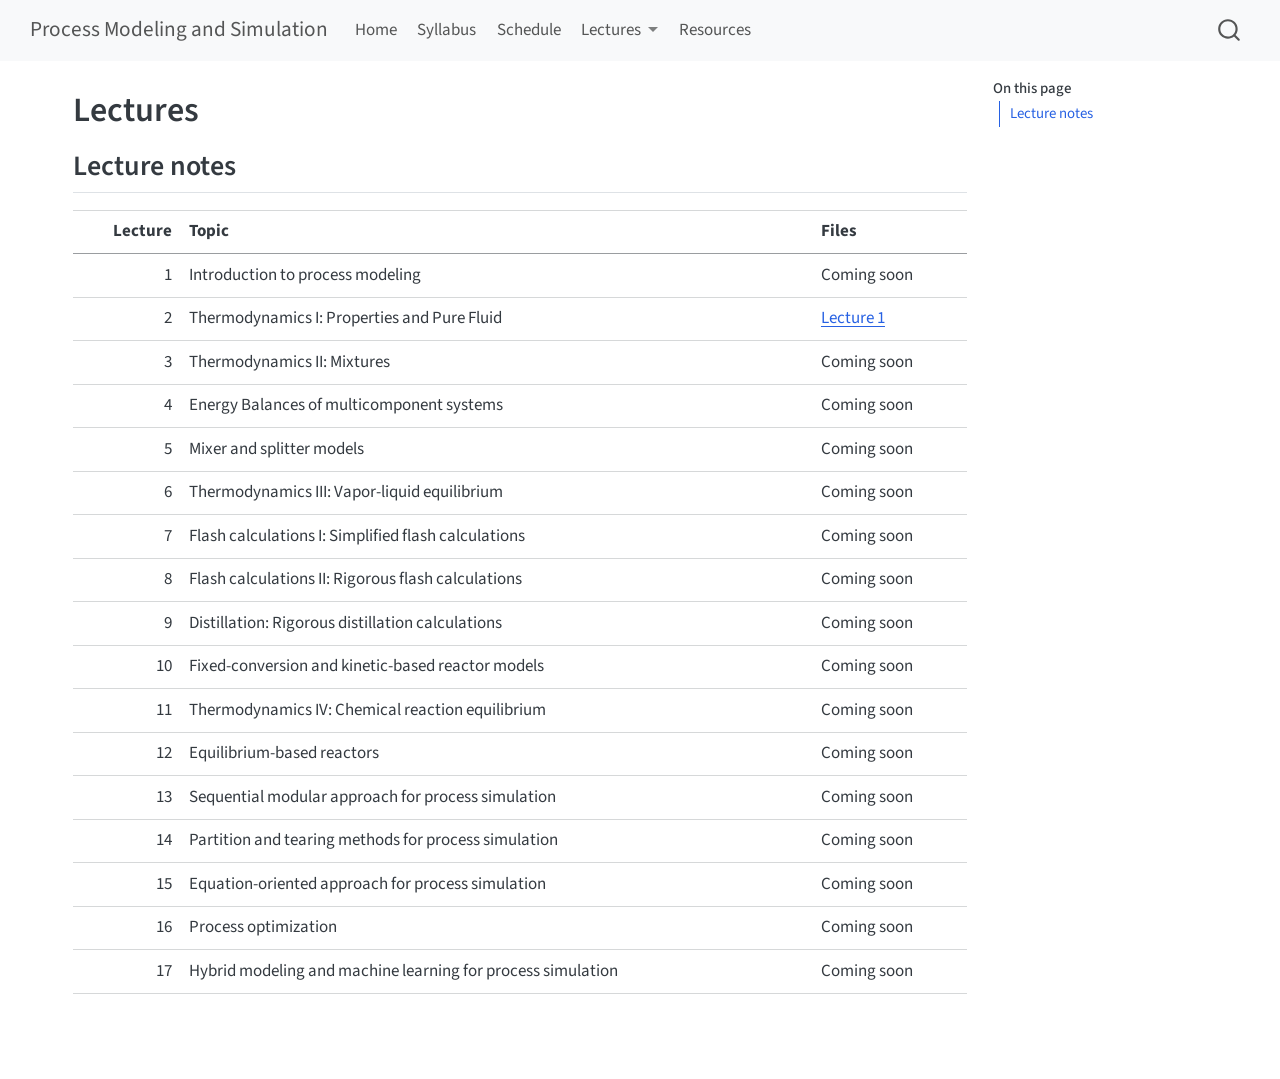
<file: docs/lectures.html>
<!DOCTYPE html>
<html xmlns="http://www.w3.org/1999/xhtml" lang="en" xml:lang="en"><head>

<meta charset="utf-8">
<meta name="generator" content="quarto-1.9.38">

<meta name="viewport" content="width=device-width, initial-scale=1.0, user-scalable=yes">


<title>Lectures – Process Modeling and Simulation</title>
<style>
/* Default styles provided by pandoc.
** See https://pandoc.org/MANUAL.html#variables-for-html for config info.
*/
code{white-space: pre-wrap;}
span.smallcaps{font-variant: small-caps;}
div.columns{display: flex; gap: min(4vw, 1.5em);}
div.column{flex: auto; overflow-x: auto;}
div.hanging-indent{margin-left: 1.5em; text-indent: -1.5em;}
ul.task-list{list-style: none;}
ul.task-list li input[type="checkbox"] {
  width: 0.8em;
  margin: 0 0.8em 0.2em -1em; /* quarto-specific, see https://github.com/quarto-dev/quarto-cli/issues/4556 */ 
  vertical-align: middle;
}
</style>


<script src="site_libs/quarto-nav/quarto-nav.js"></script>
<script src="site_libs/quarto-nav/headroom.min.js"></script>
<script src="site_libs/clipboard/clipboard.min.js"></script>
<script src="site_libs/quarto-search/autocomplete.umd.js"></script>
<script src="site_libs/quarto-search/fuse.min.js"></script>
<script src="site_libs/quarto-search/quarto-search.js"></script>
<meta name="quarto:offset" content="./">
<script src="site_libs/quarto-html/quarto.js" type="module"></script>
<script src="site_libs/quarto-html/tabsets/tabsets.js" type="module"></script>
<script src="site_libs/quarto-html/popper.min.js"></script>
<script src="site_libs/quarto-html/tippy.umd.min.js"></script>
<script src="site_libs/quarto-html/anchor.min.js"></script>
<link href="site_libs/quarto-html/tippy.css" rel="stylesheet">
<link href="site_libs/quarto-html/quarto-syntax-highlighting-15634bcf2e68342d4ad2dfa704d543f6.css" rel="stylesheet" id="quarto-text-highlighting-styles">
<script src="site_libs/bootstrap/bootstrap.min.js"></script>
<link href="site_libs/bootstrap/bootstrap-icons.css" rel="stylesheet">
<link href="site_libs/bootstrap/bootstrap-f6192f952b710caf306f09b1c26b01a8.min.css" rel="stylesheet" append-hash="true" id="quarto-bootstrap" data-mode="light">
<script id="quarto-search-options" type="application/json">{
  "location": "navbar",
  "copy-button": false,
  "collapse-after": 3,
  "panel-placement": "end",
  "type": "overlay",
  "limit": 50,
  "keyboard-shortcut": [
    "f",
    "/",
    "s"
  ],
  "show-item-context": false,
  "language": {
    "search-no-results-text": "No results",
    "search-matching-documents-text": "matching documents",
    "search-copy-link-title": "Copy link to search",
    "search-hide-matches-text": "Hide additional matches",
    "search-more-match-text": "more match in this document",
    "search-more-matches-text": "more matches in this document",
    "search-clear-button-title": "Clear",
    "search-text-placeholder": "",
    "search-detached-cancel-button-title": "Cancel",
    "search-submit-button-title": "Submit",
    "search-label": "Search"
  }
}</script>


</head>

<body class="nav-fixed quarto-light">

<div id="quarto-search-results"></div>
  <header id="quarto-header" class="headroom fixed-top">
    <nav class="navbar navbar-expand-lg " data-bs-theme="dark">
      <div class="navbar-container container-fluid">
      <div class="navbar-brand-container mx-auto">
    <a class="navbar-brand" href="./index.html">
    <span class="navbar-title">Process Modeling and Simulation</span>
    </a>
  </div>
            <div id="quarto-search" class="" title="Search"></div>
          <button class="navbar-toggler" type="button" data-bs-toggle="collapse" data-bs-target="#navbarCollapse" aria-controls="navbarCollapse" role="menu" aria-expanded="false" aria-label="Toggle navigation" onclick="if (window.quartoToggleHeadroom) { window.quartoToggleHeadroom(); }">
  <span class="navbar-toggler-icon"></span>
</button>
          <div class="collapse navbar-collapse" id="navbarCollapse">
            <ul class="navbar-nav navbar-nav-scroll me-auto">
  <li class="nav-item">
    <a class="nav-link" href="./index.html"> 
<span class="menu-text">Home</span></a>
  </li>  
  <li class="nav-item">
    <a class="nav-link" href="./syllabus.html"> 
<span class="menu-text">Syllabus</span></a>
  </li>  
  <li class="nav-item">
    <a class="nav-link" href="./schedule.html"> 
<span class="menu-text">Schedule</span></a>
  </li>  
  <li class="nav-item dropdown ">
    <a class="nav-link dropdown-toggle" href="#" id="nav-menu-lectures" role="link" data-bs-toggle="dropdown" aria-expanded="false">
 <span class="menu-text">Lectures</span>
    </a>
    <ul class="dropdown-menu" aria-labelledby="nav-menu-lectures">    
        <li>
    <a class="dropdown-item" href="./lectures/lecture-1/lecture-1.html">
 <span class="dropdown-text">Lecture 1</span></a>
  </li>  
    </ul>
  </li>
  <li class="nav-item">
    <a class="nav-link" href="./resources.html"> 
<span class="menu-text">Resources</span></a>
  </li>  
</ul>
          </div> <!-- /navcollapse -->
            <div class="quarto-navbar-tools">
</div>
      </div> <!-- /container-fluid -->
    </nav>
</header>
<!-- content -->
<div id="quarto-content" class="quarto-container page-columns page-rows-contents page-layout-full page-navbar">
<!-- sidebar -->
<!-- margin-sidebar -->
    <div id="quarto-margin-sidebar" class="sidebar margin-sidebar">
        <nav id="TOC" role="doc-toc" class="toc-active">
    <h2 id="toc-title">On this page</h2>
   
  <ul>
  <li><a href="#lecture-notes" id="toc-lecture-notes" class="nav-link active" data-scroll-target="#lecture-notes">Lecture notes</a></li>
  </ul>
</nav>
    </div>
<!-- main -->
<main class="content column-page-left" id="quarto-document-content">

<header id="title-block-header" class="quarto-title-block default">
<div class="quarto-title">
<h1 class="title">Lectures</h1>
</div>



<div class="quarto-title-meta column-page-left">

    
  
    
  </div>
  


</header>


<section id="lecture-notes" class="level2">
<h2 class="anchored" data-anchor-id="lecture-notes">Lecture notes</h2>
<table class="caption-top table">
<thead>
<tr class="header">
<th style="text-align: right;">Lecture</th>
<th>Topic</th>
<th>Files</th>
</tr>
</thead>
<tbody>
<tr class="odd">
<td style="text-align: right;">1</td>
<td>Introduction to process modeling</td>
<td>Coming soon</td>
</tr>
<tr class="even">
<td style="text-align: right;">2</td>
<td>Thermodynamics I: Properties and Pure Fluid</td>
<td><a href="./lectures/lecture-1/lecture-1.html">Lecture 1</a></td>
</tr>
<tr class="odd">
<td style="text-align: right;">3</td>
<td>Thermodynamics II: Mixtures</td>
<td>Coming soon</td>
</tr>
<tr class="even">
<td style="text-align: right;">4</td>
<td>Energy Balances of multicomponent systems</td>
<td>Coming soon</td>
</tr>
<tr class="odd">
<td style="text-align: right;">5</td>
<td>Mixer and splitter models</td>
<td>Coming soon</td>
</tr>
<tr class="even">
<td style="text-align: right;">6</td>
<td>Thermodynamics III: Vapor-liquid equilibrium</td>
<td>Coming soon</td>
</tr>
<tr class="odd">
<td style="text-align: right;">7</td>
<td>Flash calculations I: Simplified flash calculations</td>
<td>Coming soon</td>
</tr>
<tr class="even">
<td style="text-align: right;">8</td>
<td>Flash calculations II: Rigorous flash calculations</td>
<td>Coming soon</td>
</tr>
<tr class="odd">
<td style="text-align: right;">9</td>
<td>Distillation: Rigorous distillation calculations</td>
<td>Coming soon</td>
</tr>
<tr class="even">
<td style="text-align: right;">10</td>
<td>Fixed-conversion and kinetic-based reactor models</td>
<td>Coming soon</td>
</tr>
<tr class="odd">
<td style="text-align: right;">11</td>
<td>Thermodynamics IV: Chemical reaction equilibrium</td>
<td>Coming soon</td>
</tr>
<tr class="even">
<td style="text-align: right;">12</td>
<td>Equilibrium-based reactors</td>
<td>Coming soon</td>
</tr>
<tr class="odd">
<td style="text-align: right;">13</td>
<td>Sequential modular approach for process simulation</td>
<td>Coming soon</td>
</tr>
<tr class="even">
<td style="text-align: right;">14</td>
<td>Partition and tearing methods for process simulation</td>
<td>Coming soon</td>
</tr>
<tr class="odd">
<td style="text-align: right;">15</td>
<td>Equation-oriented approach for process simulation</td>
<td>Coming soon</td>
</tr>
<tr class="even">
<td style="text-align: right;">16</td>
<td>Process optimization</td>
<td>Coming soon</td>
</tr>
<tr class="odd">
<td style="text-align: right;">17</td>
<td>Hybrid modeling and machine learning for process simulation</td>
<td>Coming soon</td>
</tr>
</tbody>
</table>


</section>

</main> <!-- /main -->
<script id="quarto-html-after-body" type="application/javascript">
  window.document.addEventListener("DOMContentLoaded", function (event) {
    const icon = "";
    const anchorJS = new window.AnchorJS();
    anchorJS.options = {
      placement: 'right',
      icon: icon
    };
    anchorJS.add('.anchored');
    const isCodeAnnotation = (el) => {
      for (const clz of el.classList) {
        if (clz.startsWith('code-annotation-')) {                     
          return true;
        }
      }
      return false;
    }
    const onCopySuccess = function(e) {
      // button target
      const button = e.trigger;
      // don't keep focus
      button.blur();
      // flash "checked"
      button.classList.add('code-copy-button-checked');
      var currentTitle = button.getAttribute("title");
      button.setAttribute("title", "Copied!");
      let tooltip;
      if (window.bootstrap) {
        button.setAttribute("data-bs-toggle", "tooltip");
        button.setAttribute("data-bs-placement", "left");
        button.setAttribute("data-bs-title", "Copied!");
        tooltip = new bootstrap.Tooltip(button, 
          { trigger: "manual", 
            customClass: "code-copy-button-tooltip",
            offset: [0, -8]});
        tooltip.show();    
      }
      setTimeout(function() {
        if (tooltip) {
          tooltip.hide();
          button.removeAttribute("data-bs-title");
          button.removeAttribute("data-bs-toggle");
          button.removeAttribute("data-bs-placement");
        }
        button.setAttribute("title", currentTitle);
        button.classList.remove('code-copy-button-checked');
      }, 1000);
      // clear code selection
      e.clearSelection();
    }
    const getTextToCopy = function(trigger) {
      const outerScaffold = trigger.parentElement.cloneNode(true);
      const codeEl = outerScaffold.querySelector('code');
      for (const childEl of codeEl.children) {
        if (isCodeAnnotation(childEl)) {
          childEl.remove();
        }
      }
      return codeEl.innerText;
    }
    const clipboard = new window.ClipboardJS('.code-copy-button:not([data-in-quarto-modal])', {
      text: getTextToCopy
    });
    clipboard.on('success', onCopySuccess);
    if (window.document.getElementById('quarto-embedded-source-code-modal')) {
      const clipboardModal = new window.ClipboardJS('.code-copy-button[data-in-quarto-modal]', {
        text: getTextToCopy,
        container: window.document.getElementById('quarto-embedded-source-code-modal')
      });
      clipboardModal.on('success', onCopySuccess);
    }
      var localhostRegex = new RegExp(/^(?:http|https):\/\/localhost\:?[0-9]*\//);
      var mailtoRegex = new RegExp(/^mailto:/);
        var filterRegex = new RegExp('/' + window.location.host + '/');
      var isInternal = (href) => {
          return filterRegex.test(href) || localhostRegex.test(href) || mailtoRegex.test(href);
      }
      // Inspect non-navigation links and adorn them if external
     var links = window.document.querySelectorAll('a[href]:not(.nav-link):not(.navbar-brand):not(.toc-action):not(.sidebar-link):not(.sidebar-item-toggle):not(.pagination-link):not(.no-external):not([aria-hidden]):not(.dropdown-item):not(.quarto-navigation-tool):not(.about-link)');
      for (var i=0; i<links.length; i++) {
        const link = links[i];
        if (!isInternal(link.href)) {
          // undo the damage that might have been done by quarto-nav.js in the case of
          // links that we want to consider external
          if (link.dataset.originalHref !== undefined) {
            link.href = link.dataset.originalHref;
          }
        }
      }
    function tippyHover(el, contentFn, onTriggerFn, onUntriggerFn) {
      const config = {
        allowHTML: true,
        maxWidth: 500,
        delay: 100,
        arrow: false,
        appendTo: function(el) {
            return el.parentElement;
        },
        interactive: true,
        interactiveBorder: 10,
        theme: 'quarto',
        placement: 'bottom-start',
      };
      if (contentFn) {
        config.content = contentFn;
      }
      if (onTriggerFn) {
        config.onTrigger = onTriggerFn;
      }
      if (onUntriggerFn) {
        config.onUntrigger = onUntriggerFn;
      }
      window.tippy(el, config); 
    }
    const noterefs = window.document.querySelectorAll('a[role="doc-noteref"]');
    for (var i=0; i<noterefs.length; i++) {
      const ref = noterefs[i];
      tippyHover(ref, function() {
        // use id or data attribute instead here
        let href = ref.getAttribute('data-footnote-href') || ref.getAttribute('href');
        try { href = new URL(href).hash; } catch {}
        const id = href.replace(/^#\/?/, "");
        const note = window.document.getElementById(id);
        if (note) {
          return note.innerHTML;
        } else {
          return "";
        }
      });
    }
    const xrefs = window.document.querySelectorAll('a.quarto-xref');
    const processXRef = (id, note) => {
      // Strip column container classes
      const stripColumnClz = (el) => {
        el.classList.remove("page-full", "page-columns");
        if (el.children) {
          for (const child of el.children) {
            stripColumnClz(child);
          }
        }
      }
      stripColumnClz(note)
      if (id === null || id.startsWith('sec-')) {
        // Special case sections, only their first couple elements
        const container = document.createElement("div");
        if (note.children && note.children.length > 2) {
          container.appendChild(note.children[0].cloneNode(true));
          for (let i = 1; i < note.children.length; i++) {
            const child = note.children[i];
            if (child.tagName === "P" && child.innerText === "") {
              continue;
            } else {
              container.appendChild(child.cloneNode(true));
              break;
            }
          }
          if (window.Quarto?.typesetMath) {
            window.Quarto.typesetMath(container);
          }
          return container.innerHTML
        } else {
          if (window.Quarto?.typesetMath) {
            window.Quarto.typesetMath(note);
          }
          return note.innerHTML;
        }
      } else {
        // Remove any anchor links if they are present
        const anchorLink = note.querySelector('a.anchorjs-link');
        if (anchorLink) {
          anchorLink.remove();
        }
        if (window.Quarto?.typesetMath) {
          window.Quarto.typesetMath(note);
        }
        if (note.classList.contains("callout")) {
          return note.outerHTML;
        } else {
          return note.innerHTML;
        }
      }
    }
    for (var i=0; i<xrefs.length; i++) {
      const xref = xrefs[i];
      tippyHover(xref, undefined, function(instance) {
        instance.disable();
        let url = xref.getAttribute('href');
        let hash = undefined; 
        if (url.startsWith('#')) {
          hash = url;
        } else {
          try { hash = new URL(url).hash; } catch {}
        }
        if (hash) {
          const id = hash.replace(/^#\/?/, "");
          const note = window.document.getElementById(id);
          if (note !== null) {
            try {
              const html = processXRef(id, note.cloneNode(true));
              instance.setContent(html);
            } finally {
              instance.enable();
              instance.show();
            }
          } else {
            // See if we can fetch this
            fetch(url.split('#')[0])
            .then(res => res.text())
            .then(html => {
              const parser = new DOMParser();
              const htmlDoc = parser.parseFromString(html, "text/html");
              const note = htmlDoc.getElementById(id);
              if (note !== null) {
                const html = processXRef(id, note);
                instance.setContent(html);
              } 
            }).finally(() => {
              instance.enable();
              instance.show();
            });
          }
        } else {
          // See if we can fetch a full url (with no hash to target)
          // This is a special case and we should probably do some content thinning / targeting
          fetch(url)
          .then(res => res.text())
          .then(html => {
            const parser = new DOMParser();
            const htmlDoc = parser.parseFromString(html, "text/html");
            const note = htmlDoc.querySelector('main.content');
            if (note !== null) {
              // This should only happen for chapter cross references
              // (since there is no id in the URL)
              // remove the first header
              if (note.children.length > 0 && note.children[0].tagName === "HEADER") {
                note.children[0].remove();
              }
              const html = processXRef(null, note);
              instance.setContent(html);
            } 
          }).finally(() => {
            instance.enable();
            instance.show();
          });
        }
      }, function(instance) {
      });
    }
        let selectedAnnoteEl;
        const selectorForAnnotation = ( cell, annotation) => {
          let cellAttr = 'data-code-cell="' + cell + '"';
          let lineAttr = 'data-code-annotation="' +  annotation + '"';
          const selector = 'span[' + cellAttr + '][' + lineAttr + ']';
          return selector;
        }
        const selectCodeLines = (annoteEl) => {
          const doc = window.document;
          const targetCell = annoteEl.getAttribute("data-target-cell");
          const targetAnnotation = annoteEl.getAttribute("data-target-annotation");
          const annoteSpan = window.document.querySelector(selectorForAnnotation(targetCell, targetAnnotation));
          const lines = annoteSpan.getAttribute("data-code-lines").split(",");
          const lineIds = lines.map((line) => {
            return targetCell + "-" + line;
          })
          let top = null;
          let height = null;
          let parent = null;
          if (lineIds.length > 0) {
              //compute the position of the single el (top and bottom and make a div)
              const el = window.document.getElementById(lineIds[0]);
              top = el.offsetTop;
              height = el.offsetHeight;
              parent = el.parentElement.parentElement;
            if (lineIds.length > 1) {
              const lastEl = window.document.getElementById(lineIds[lineIds.length - 1]);
              const bottom = lastEl.offsetTop + lastEl.offsetHeight;
              height = bottom - top;
            }
            if (top !== null && height !== null && parent !== null) {
              // cook up a div (if necessary) and position it 
              let div = window.document.getElementById("code-annotation-line-highlight");
              if (div === null) {
                div = window.document.createElement("div");
                div.setAttribute("id", "code-annotation-line-highlight");
                div.style.position = 'absolute';
                parent.appendChild(div);
              }
              div.style.top = top - 2 + "px";
              div.style.height = height + 4 + "px";
              div.style.left = 0;
              let gutterDiv = window.document.getElementById("code-annotation-line-highlight-gutter");
              if (gutterDiv === null) {
                gutterDiv = window.document.createElement("div");
                gutterDiv.setAttribute("id", "code-annotation-line-highlight-gutter");
                gutterDiv.style.position = 'absolute';
                const codeCell = window.document.getElementById(targetCell);
                const gutter = codeCell.querySelector('.code-annotation-gutter');
                gutter.appendChild(gutterDiv);
              }
              gutterDiv.style.top = top - 2 + "px";
              gutterDiv.style.height = height + 4 + "px";
            }
            selectedAnnoteEl = annoteEl;
          }
        };
        const unselectCodeLines = () => {
          const elementsIds = ["code-annotation-line-highlight", "code-annotation-line-highlight-gutter"];
          elementsIds.forEach((elId) => {
            const div = window.document.getElementById(elId);
            if (div) {
              div.remove();
            }
          });
          selectedAnnoteEl = undefined;
        };
          // Handle positioning of the toggle
      window.addEventListener(
        "resize",
        throttle(() => {
          elRect = undefined;
          if (selectedAnnoteEl) {
            selectCodeLines(selectedAnnoteEl);
          }
        }, 10)
      );
      function throttle(fn, ms) {
      let throttle = false;
      let timer;
        return (...args) => {
          if(!throttle) { // first call gets through
              fn.apply(this, args);
              throttle = true;
          } else { // all the others get throttled
              if(timer) clearTimeout(timer); // cancel #2
              timer = setTimeout(() => {
                fn.apply(this, args);
                timer = throttle = false;
              }, ms);
          }
        };
      }
        // Attach click handler to the DT
        const annoteDls = window.document.querySelectorAll('dt[data-target-cell]');
        for (const annoteDlNode of annoteDls) {
          annoteDlNode.addEventListener('click', (event) => {
            const clickedEl = event.target;
            if (clickedEl !== selectedAnnoteEl) {
              unselectCodeLines();
              const activeEl = window.document.querySelector('dt[data-target-cell].code-annotation-active');
              if (activeEl) {
                activeEl.classList.remove('code-annotation-active');
              }
              selectCodeLines(clickedEl);
              clickedEl.classList.add('code-annotation-active');
            } else {
              // Unselect the line
              unselectCodeLines();
              clickedEl.classList.remove('code-annotation-active');
            }
          });
        }
    const findCites = (el) => {
      const parentEl = el.parentElement;
      if (parentEl) {
        const cites = parentEl.dataset.cites;
        if (cites) {
          return {
            el,
            cites: cites.split(' ')
          };
        } else {
          return findCites(el.parentElement)
        }
      } else {
        return undefined;
      }
    };
    var bibliorefs = window.document.querySelectorAll('a[role="doc-biblioref"]');
    for (var i=0; i<bibliorefs.length; i++) {
      const ref = bibliorefs[i];
      const citeInfo = findCites(ref);
      if (citeInfo) {
        tippyHover(citeInfo.el, function() {
          var popup = window.document.createElement('div');
          citeInfo.cites.forEach(function(cite) {
            var citeDiv = window.document.createElement('div');
            citeDiv.classList.add('hanging-indent');
            citeDiv.classList.add('csl-entry');
            var biblioDiv = window.document.getElementById('ref-' + cite);
            if (biblioDiv) {
              citeDiv.innerHTML = biblioDiv.innerHTML;
            }
            popup.appendChild(citeDiv);
          });
          return popup.innerHTML;
        });
      }
    }
  });
  </script>
</div> <!-- /content -->




</body></html>
</file>
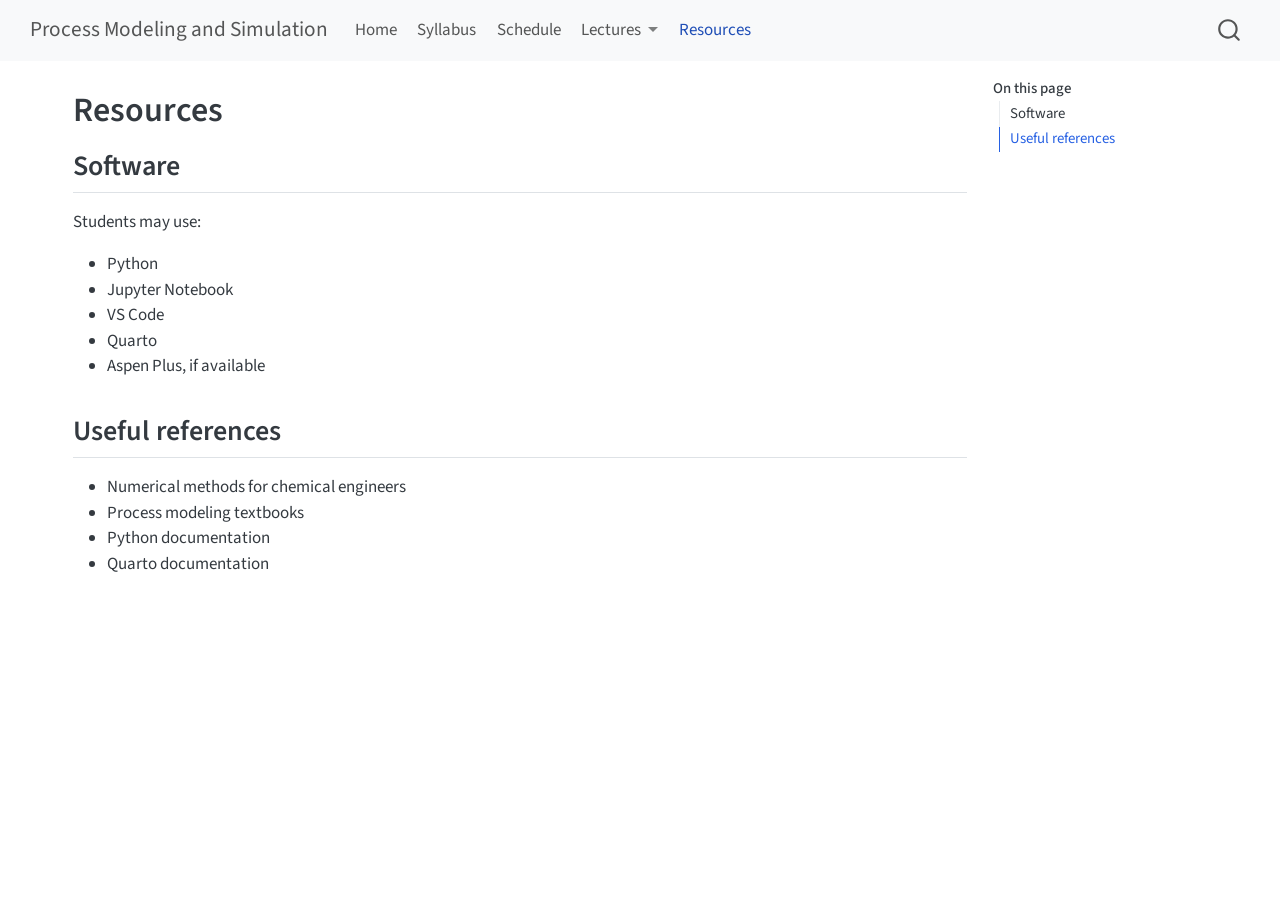
<file: docs/resources.html>
<!DOCTYPE html>
<html xmlns="http://www.w3.org/1999/xhtml" lang="en" xml:lang="en"><head>

<meta charset="utf-8">
<meta name="generator" content="quarto-1.9.38">

<meta name="viewport" content="width=device-width, initial-scale=1.0, user-scalable=yes">


<title>Resources – Process Modeling and Simulation</title>
<style>
/* Default styles provided by pandoc.
** See https://pandoc.org/MANUAL.html#variables-for-html for config info.
*/
code{white-space: pre-wrap;}
span.smallcaps{font-variant: small-caps;}
div.columns{display: flex; gap: min(4vw, 1.5em);}
div.column{flex: auto; overflow-x: auto;}
div.hanging-indent{margin-left: 1.5em; text-indent: -1.5em;}
ul.task-list{list-style: none;}
ul.task-list li input[type="checkbox"] {
  width: 0.8em;
  margin: 0 0.8em 0.2em -1em; /* quarto-specific, see https://github.com/quarto-dev/quarto-cli/issues/4556 */ 
  vertical-align: middle;
}
</style>


<script src="site_libs/quarto-nav/quarto-nav.js"></script>
<script src="site_libs/quarto-nav/headroom.min.js"></script>
<script src="site_libs/clipboard/clipboard.min.js"></script>
<script src="site_libs/quarto-search/autocomplete.umd.js"></script>
<script src="site_libs/quarto-search/fuse.min.js"></script>
<script src="site_libs/quarto-search/quarto-search.js"></script>
<meta name="quarto:offset" content="./">
<script src="site_libs/quarto-html/quarto.js" type="module"></script>
<script src="site_libs/quarto-html/tabsets/tabsets.js" type="module"></script>
<script src="site_libs/quarto-html/popper.min.js"></script>
<script src="site_libs/quarto-html/tippy.umd.min.js"></script>
<script src="site_libs/quarto-html/anchor.min.js"></script>
<link href="site_libs/quarto-html/tippy.css" rel="stylesheet">
<link href="site_libs/quarto-html/quarto-syntax-highlighting-15634bcf2e68342d4ad2dfa704d543f6.css" rel="stylesheet" id="quarto-text-highlighting-styles">
<script src="site_libs/bootstrap/bootstrap.min.js"></script>
<link href="site_libs/bootstrap/bootstrap-icons.css" rel="stylesheet">
<link href="site_libs/bootstrap/bootstrap-f6192f952b710caf306f09b1c26b01a8.min.css" rel="stylesheet" append-hash="true" id="quarto-bootstrap" data-mode="light">
<script id="quarto-search-options" type="application/json">{
  "location": "navbar",
  "copy-button": false,
  "collapse-after": 3,
  "panel-placement": "end",
  "type": "overlay",
  "limit": 50,
  "keyboard-shortcut": [
    "f",
    "/",
    "s"
  ],
  "show-item-context": false,
  "language": {
    "search-no-results-text": "No results",
    "search-matching-documents-text": "matching documents",
    "search-copy-link-title": "Copy link to search",
    "search-hide-matches-text": "Hide additional matches",
    "search-more-match-text": "more match in this document",
    "search-more-matches-text": "more matches in this document",
    "search-clear-button-title": "Clear",
    "search-text-placeholder": "",
    "search-detached-cancel-button-title": "Cancel",
    "search-submit-button-title": "Submit",
    "search-label": "Search"
  }
}</script>


</head>

<body class="nav-fixed quarto-light">

<div id="quarto-search-results"></div>
  <header id="quarto-header" class="headroom fixed-top">
    <nav class="navbar navbar-expand-lg " data-bs-theme="dark">
      <div class="navbar-container container-fluid">
      <div class="navbar-brand-container mx-auto">
    <a class="navbar-brand" href="./index.html">
    <span class="navbar-title">Process Modeling and Simulation</span>
    </a>
  </div>
            <div id="quarto-search" class="" title="Search"></div>
          <button class="navbar-toggler" type="button" data-bs-toggle="collapse" data-bs-target="#navbarCollapse" aria-controls="navbarCollapse" role="menu" aria-expanded="false" aria-label="Toggle navigation" onclick="if (window.quartoToggleHeadroom) { window.quartoToggleHeadroom(); }">
  <span class="navbar-toggler-icon"></span>
</button>
          <div class="collapse navbar-collapse" id="navbarCollapse">
            <ul class="navbar-nav navbar-nav-scroll me-auto">
  <li class="nav-item">
    <a class="nav-link" href="./index.html"> 
<span class="menu-text">Home</span></a>
  </li>  
  <li class="nav-item">
    <a class="nav-link" href="./syllabus.html"> 
<span class="menu-text">Syllabus</span></a>
  </li>  
  <li class="nav-item">
    <a class="nav-link" href="./schedule.html"> 
<span class="menu-text">Schedule</span></a>
  </li>  
  <li class="nav-item dropdown ">
    <a class="nav-link dropdown-toggle" href="#" id="nav-menu-lectures" role="link" data-bs-toggle="dropdown" aria-expanded="false">
 <span class="menu-text">Lectures</span>
    </a>
    <ul class="dropdown-menu" aria-labelledby="nav-menu-lectures">    
        <li>
    <a class="dropdown-item" href="./lectures/lecture-1/lecture-1.html">
 <span class="dropdown-text">Lecture 1</span></a>
  </li>  
    </ul>
  </li>
  <li class="nav-item">
    <a class="nav-link active" href="./resources.html" aria-current="page"> 
<span class="menu-text">Resources</span></a>
  </li>  
</ul>
          </div> <!-- /navcollapse -->
            <div class="quarto-navbar-tools">
</div>
      </div> <!-- /container-fluid -->
    </nav>
</header>
<!-- content -->
<div id="quarto-content" class="quarto-container page-columns page-rows-contents page-layout-full page-navbar">
<!-- sidebar -->
<!-- margin-sidebar -->
    <div id="quarto-margin-sidebar" class="sidebar margin-sidebar">
        <nav id="TOC" role="doc-toc" class="toc-active">
    <h2 id="toc-title">On this page</h2>
   
  <ul>
  <li><a href="#software" id="toc-software" class="nav-link active" data-scroll-target="#software">Software</a></li>
  <li><a href="#useful-references" id="toc-useful-references" class="nav-link" data-scroll-target="#useful-references">Useful references</a></li>
  </ul>
</nav>
    </div>
<!-- main -->
<main class="content column-page-left" id="quarto-document-content">

<header id="title-block-header" class="quarto-title-block default">
<div class="quarto-title">
<h1 class="title">Resources</h1>
</div>



<div class="quarto-title-meta column-page-left">

    
  
    
  </div>
  


</header>


<section id="software" class="level2">
<h2 class="anchored" data-anchor-id="software">Software</h2>
<p>Students may use:</p>
<ul>
<li>Python</li>
<li>Jupyter Notebook</li>
<li>VS Code</li>
<li>Quarto</li>
<li>Aspen Plus, if available</li>
</ul>
</section>
<section id="useful-references" class="level2">
<h2 class="anchored" data-anchor-id="useful-references">Useful references</h2>
<ul>
<li>Numerical methods for chemical engineers</li>
<li>Process modeling textbooks</li>
<li>Python documentation</li>
<li>Quarto documentation</li>
</ul>


</section>

</main> <!-- /main -->
<script id="quarto-html-after-body" type="application/javascript">
  window.document.addEventListener("DOMContentLoaded", function (event) {
    const icon = "";
    const anchorJS = new window.AnchorJS();
    anchorJS.options = {
      placement: 'right',
      icon: icon
    };
    anchorJS.add('.anchored');
    const isCodeAnnotation = (el) => {
      for (const clz of el.classList) {
        if (clz.startsWith('code-annotation-')) {                     
          return true;
        }
      }
      return false;
    }
    const onCopySuccess = function(e) {
      // button target
      const button = e.trigger;
      // don't keep focus
      button.blur();
      // flash "checked"
      button.classList.add('code-copy-button-checked');
      var currentTitle = button.getAttribute("title");
      button.setAttribute("title", "Copied!");
      let tooltip;
      if (window.bootstrap) {
        button.setAttribute("data-bs-toggle", "tooltip");
        button.setAttribute("data-bs-placement", "left");
        button.setAttribute("data-bs-title", "Copied!");
        tooltip = new bootstrap.Tooltip(button, 
          { trigger: "manual", 
            customClass: "code-copy-button-tooltip",
            offset: [0, -8]});
        tooltip.show();    
      }
      setTimeout(function() {
        if (tooltip) {
          tooltip.hide();
          button.removeAttribute("data-bs-title");
          button.removeAttribute("data-bs-toggle");
          button.removeAttribute("data-bs-placement");
        }
        button.setAttribute("title", currentTitle);
        button.classList.remove('code-copy-button-checked');
      }, 1000);
      // clear code selection
      e.clearSelection();
    }
    const getTextToCopy = function(trigger) {
      const outerScaffold = trigger.parentElement.cloneNode(true);
      const codeEl = outerScaffold.querySelector('code');
      for (const childEl of codeEl.children) {
        if (isCodeAnnotation(childEl)) {
          childEl.remove();
        }
      }
      return codeEl.innerText;
    }
    const clipboard = new window.ClipboardJS('.code-copy-button:not([data-in-quarto-modal])', {
      text: getTextToCopy
    });
    clipboard.on('success', onCopySuccess);
    if (window.document.getElementById('quarto-embedded-source-code-modal')) {
      const clipboardModal = new window.ClipboardJS('.code-copy-button[data-in-quarto-modal]', {
        text: getTextToCopy,
        container: window.document.getElementById('quarto-embedded-source-code-modal')
      });
      clipboardModal.on('success', onCopySuccess);
    }
      var localhostRegex = new RegExp(/^(?:http|https):\/\/localhost\:?[0-9]*\//);
      var mailtoRegex = new RegExp(/^mailto:/);
        var filterRegex = new RegExp('/' + window.location.host + '/');
      var isInternal = (href) => {
          return filterRegex.test(href) || localhostRegex.test(href) || mailtoRegex.test(href);
      }
      // Inspect non-navigation links and adorn them if external
     var links = window.document.querySelectorAll('a[href]:not(.nav-link):not(.navbar-brand):not(.toc-action):not(.sidebar-link):not(.sidebar-item-toggle):not(.pagination-link):not(.no-external):not([aria-hidden]):not(.dropdown-item):not(.quarto-navigation-tool):not(.about-link)');
      for (var i=0; i<links.length; i++) {
        const link = links[i];
        if (!isInternal(link.href)) {
          // undo the damage that might have been done by quarto-nav.js in the case of
          // links that we want to consider external
          if (link.dataset.originalHref !== undefined) {
            link.href = link.dataset.originalHref;
          }
        }
      }
    function tippyHover(el, contentFn, onTriggerFn, onUntriggerFn) {
      const config = {
        allowHTML: true,
        maxWidth: 500,
        delay: 100,
        arrow: false,
        appendTo: function(el) {
            return el.parentElement;
        },
        interactive: true,
        interactiveBorder: 10,
        theme: 'quarto',
        placement: 'bottom-start',
      };
      if (contentFn) {
        config.content = contentFn;
      }
      if (onTriggerFn) {
        config.onTrigger = onTriggerFn;
      }
      if (onUntriggerFn) {
        config.onUntrigger = onUntriggerFn;
      }
      window.tippy(el, config); 
    }
    const noterefs = window.document.querySelectorAll('a[role="doc-noteref"]');
    for (var i=0; i<noterefs.length; i++) {
      const ref = noterefs[i];
      tippyHover(ref, function() {
        // use id or data attribute instead here
        let href = ref.getAttribute('data-footnote-href') || ref.getAttribute('href');
        try { href = new URL(href).hash; } catch {}
        const id = href.replace(/^#\/?/, "");
        const note = window.document.getElementById(id);
        if (note) {
          return note.innerHTML;
        } else {
          return "";
        }
      });
    }
    const xrefs = window.document.querySelectorAll('a.quarto-xref');
    const processXRef = (id, note) => {
      // Strip column container classes
      const stripColumnClz = (el) => {
        el.classList.remove("page-full", "page-columns");
        if (el.children) {
          for (const child of el.children) {
            stripColumnClz(child);
          }
        }
      }
      stripColumnClz(note)
      if (id === null || id.startsWith('sec-')) {
        // Special case sections, only their first couple elements
        const container = document.createElement("div");
        if (note.children && note.children.length > 2) {
          container.appendChild(note.children[0].cloneNode(true));
          for (let i = 1; i < note.children.length; i++) {
            const child = note.children[i];
            if (child.tagName === "P" && child.innerText === "") {
              continue;
            } else {
              container.appendChild(child.cloneNode(true));
              break;
            }
          }
          if (window.Quarto?.typesetMath) {
            window.Quarto.typesetMath(container);
          }
          return container.innerHTML
        } else {
          if (window.Quarto?.typesetMath) {
            window.Quarto.typesetMath(note);
          }
          return note.innerHTML;
        }
      } else {
        // Remove any anchor links if they are present
        const anchorLink = note.querySelector('a.anchorjs-link');
        if (anchorLink) {
          anchorLink.remove();
        }
        if (window.Quarto?.typesetMath) {
          window.Quarto.typesetMath(note);
        }
        if (note.classList.contains("callout")) {
          return note.outerHTML;
        } else {
          return note.innerHTML;
        }
      }
    }
    for (var i=0; i<xrefs.length; i++) {
      const xref = xrefs[i];
      tippyHover(xref, undefined, function(instance) {
        instance.disable();
        let url = xref.getAttribute('href');
        let hash = undefined; 
        if (url.startsWith('#')) {
          hash = url;
        } else {
          try { hash = new URL(url).hash; } catch {}
        }
        if (hash) {
          const id = hash.replace(/^#\/?/, "");
          const note = window.document.getElementById(id);
          if (note !== null) {
            try {
              const html = processXRef(id, note.cloneNode(true));
              instance.setContent(html);
            } finally {
              instance.enable();
              instance.show();
            }
          } else {
            // See if we can fetch this
            fetch(url.split('#')[0])
            .then(res => res.text())
            .then(html => {
              const parser = new DOMParser();
              const htmlDoc = parser.parseFromString(html, "text/html");
              const note = htmlDoc.getElementById(id);
              if (note !== null) {
                const html = processXRef(id, note);
                instance.setContent(html);
              } 
            }).finally(() => {
              instance.enable();
              instance.show();
            });
          }
        } else {
          // See if we can fetch a full url (with no hash to target)
          // This is a special case and we should probably do some content thinning / targeting
          fetch(url)
          .then(res => res.text())
          .then(html => {
            const parser = new DOMParser();
            const htmlDoc = parser.parseFromString(html, "text/html");
            const note = htmlDoc.querySelector('main.content');
            if (note !== null) {
              // This should only happen for chapter cross references
              // (since there is no id in the URL)
              // remove the first header
              if (note.children.length > 0 && note.children[0].tagName === "HEADER") {
                note.children[0].remove();
              }
              const html = processXRef(null, note);
              instance.setContent(html);
            } 
          }).finally(() => {
            instance.enable();
            instance.show();
          });
        }
      }, function(instance) {
      });
    }
        let selectedAnnoteEl;
        const selectorForAnnotation = ( cell, annotation) => {
          let cellAttr = 'data-code-cell="' + cell + '"';
          let lineAttr = 'data-code-annotation="' +  annotation + '"';
          const selector = 'span[' + cellAttr + '][' + lineAttr + ']';
          return selector;
        }
        const selectCodeLines = (annoteEl) => {
          const doc = window.document;
          const targetCell = annoteEl.getAttribute("data-target-cell");
          const targetAnnotation = annoteEl.getAttribute("data-target-annotation");
          const annoteSpan = window.document.querySelector(selectorForAnnotation(targetCell, targetAnnotation));
          const lines = annoteSpan.getAttribute("data-code-lines").split(",");
          const lineIds = lines.map((line) => {
            return targetCell + "-" + line;
          })
          let top = null;
          let height = null;
          let parent = null;
          if (lineIds.length > 0) {
              //compute the position of the single el (top and bottom and make a div)
              const el = window.document.getElementById(lineIds[0]);
              top = el.offsetTop;
              height = el.offsetHeight;
              parent = el.parentElement.parentElement;
            if (lineIds.length > 1) {
              const lastEl = window.document.getElementById(lineIds[lineIds.length - 1]);
              const bottom = lastEl.offsetTop + lastEl.offsetHeight;
              height = bottom - top;
            }
            if (top !== null && height !== null && parent !== null) {
              // cook up a div (if necessary) and position it 
              let div = window.document.getElementById("code-annotation-line-highlight");
              if (div === null) {
                div = window.document.createElement("div");
                div.setAttribute("id", "code-annotation-line-highlight");
                div.style.position = 'absolute';
                parent.appendChild(div);
              }
              div.style.top = top - 2 + "px";
              div.style.height = height + 4 + "px";
              div.style.left = 0;
              let gutterDiv = window.document.getElementById("code-annotation-line-highlight-gutter");
              if (gutterDiv === null) {
                gutterDiv = window.document.createElement("div");
                gutterDiv.setAttribute("id", "code-annotation-line-highlight-gutter");
                gutterDiv.style.position = 'absolute';
                const codeCell = window.document.getElementById(targetCell);
                const gutter = codeCell.querySelector('.code-annotation-gutter');
                gutter.appendChild(gutterDiv);
              }
              gutterDiv.style.top = top - 2 + "px";
              gutterDiv.style.height = height + 4 + "px";
            }
            selectedAnnoteEl = annoteEl;
          }
        };
        const unselectCodeLines = () => {
          const elementsIds = ["code-annotation-line-highlight", "code-annotation-line-highlight-gutter"];
          elementsIds.forEach((elId) => {
            const div = window.document.getElementById(elId);
            if (div) {
              div.remove();
            }
          });
          selectedAnnoteEl = undefined;
        };
          // Handle positioning of the toggle
      window.addEventListener(
        "resize",
        throttle(() => {
          elRect = undefined;
          if (selectedAnnoteEl) {
            selectCodeLines(selectedAnnoteEl);
          }
        }, 10)
      );
      function throttle(fn, ms) {
      let throttle = false;
      let timer;
        return (...args) => {
          if(!throttle) { // first call gets through
              fn.apply(this, args);
              throttle = true;
          } else { // all the others get throttled
              if(timer) clearTimeout(timer); // cancel #2
              timer = setTimeout(() => {
                fn.apply(this, args);
                timer = throttle = false;
              }, ms);
          }
        };
      }
        // Attach click handler to the DT
        const annoteDls = window.document.querySelectorAll('dt[data-target-cell]');
        for (const annoteDlNode of annoteDls) {
          annoteDlNode.addEventListener('click', (event) => {
            const clickedEl = event.target;
            if (clickedEl !== selectedAnnoteEl) {
              unselectCodeLines();
              const activeEl = window.document.querySelector('dt[data-target-cell].code-annotation-active');
              if (activeEl) {
                activeEl.classList.remove('code-annotation-active');
              }
              selectCodeLines(clickedEl);
              clickedEl.classList.add('code-annotation-active');
            } else {
              // Unselect the line
              unselectCodeLines();
              clickedEl.classList.remove('code-annotation-active');
            }
          });
        }
    const findCites = (el) => {
      const parentEl = el.parentElement;
      if (parentEl) {
        const cites = parentEl.dataset.cites;
        if (cites) {
          return {
            el,
            cites: cites.split(' ')
          };
        } else {
          return findCites(el.parentElement)
        }
      } else {
        return undefined;
      }
    };
    var bibliorefs = window.document.querySelectorAll('a[role="doc-biblioref"]');
    for (var i=0; i<bibliorefs.length; i++) {
      const ref = bibliorefs[i];
      const citeInfo = findCites(ref);
      if (citeInfo) {
        tippyHover(citeInfo.el, function() {
          var popup = window.document.createElement('div');
          citeInfo.cites.forEach(function(cite) {
            var citeDiv = window.document.createElement('div');
            citeDiv.classList.add('hanging-indent');
            citeDiv.classList.add('csl-entry');
            var biblioDiv = window.document.getElementById('ref-' + cite);
            if (biblioDiv) {
              citeDiv.innerHTML = biblioDiv.innerHTML;
            }
            popup.appendChild(citeDiv);
          });
          return popup.innerHTML;
        });
      }
    }
  });
  </script>
</div> <!-- /content -->




</body></html>
</file>
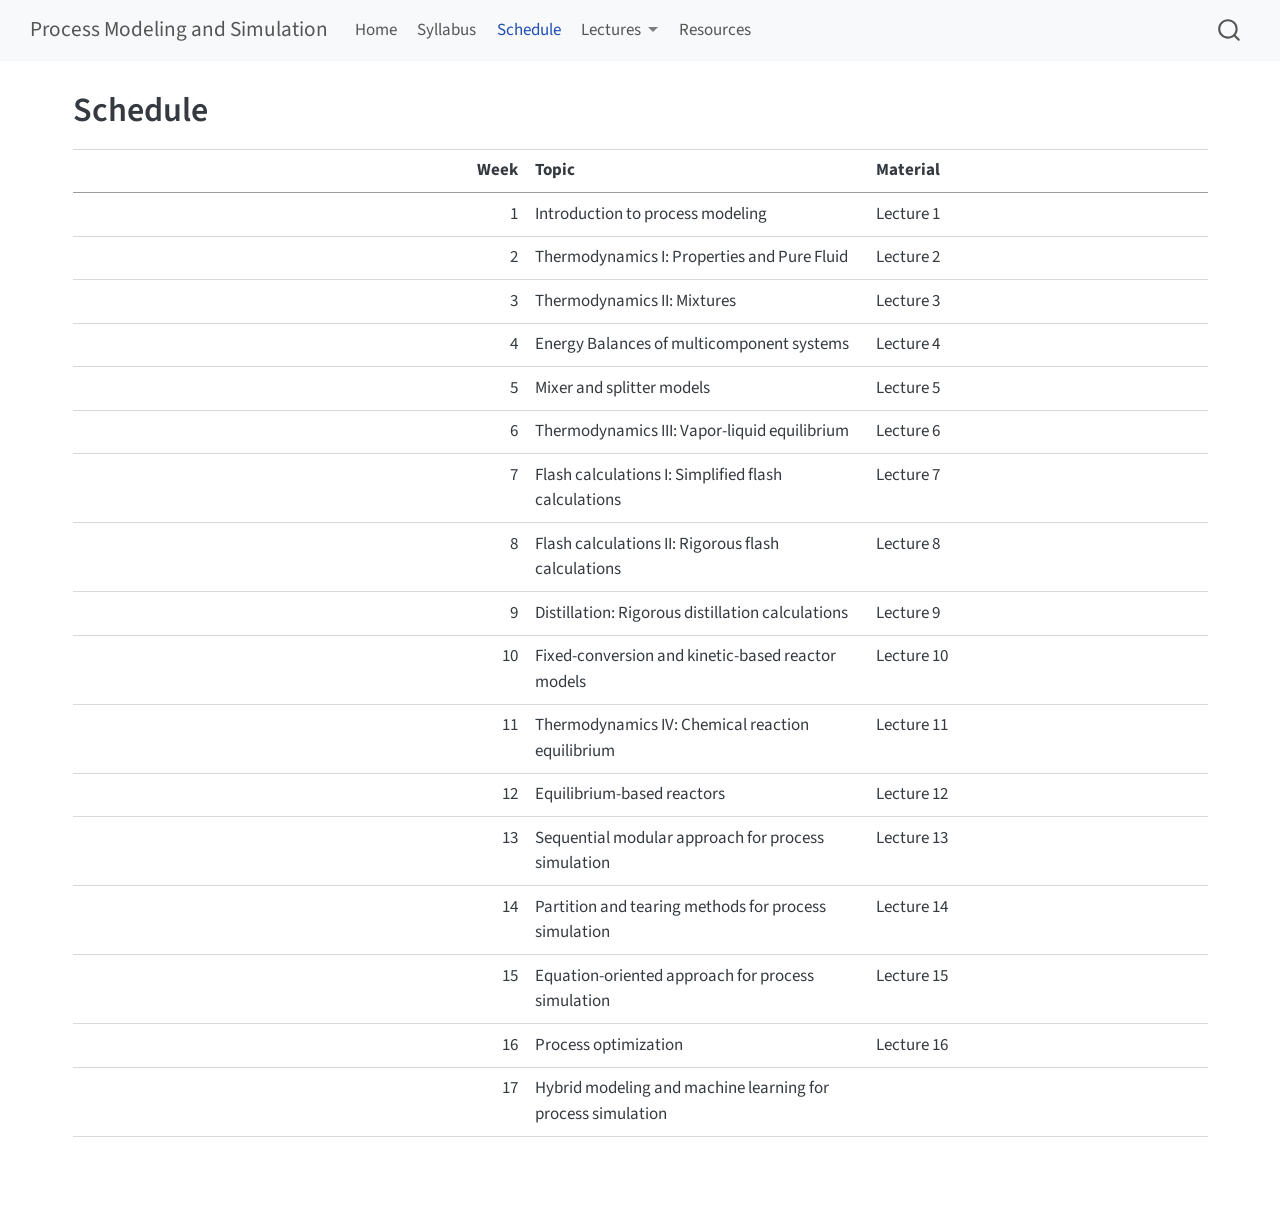
<file: docs/schedule.html>
<!DOCTYPE html>
<html xmlns="http://www.w3.org/1999/xhtml" lang="en" xml:lang="en"><head>

<meta charset="utf-8">
<meta name="generator" content="quarto-1.9.38">

<meta name="viewport" content="width=device-width, initial-scale=1.0, user-scalable=yes">


<title>Schedule – Process Modeling and Simulation</title>
<style>
/* Default styles provided by pandoc.
** See https://pandoc.org/MANUAL.html#variables-for-html for config info.
*/
code{white-space: pre-wrap;}
span.smallcaps{font-variant: small-caps;}
div.columns{display: flex; gap: min(4vw, 1.5em);}
div.column{flex: auto; overflow-x: auto;}
div.hanging-indent{margin-left: 1.5em; text-indent: -1.5em;}
ul.task-list{list-style: none;}
ul.task-list li input[type="checkbox"] {
  width: 0.8em;
  margin: 0 0.8em 0.2em -1em; /* quarto-specific, see https://github.com/quarto-dev/quarto-cli/issues/4556 */ 
  vertical-align: middle;
}
</style>


<script src="site_libs/quarto-nav/quarto-nav.js"></script>
<script src="site_libs/quarto-nav/headroom.min.js"></script>
<script src="site_libs/clipboard/clipboard.min.js"></script>
<script src="site_libs/quarto-search/autocomplete.umd.js"></script>
<script src="site_libs/quarto-search/fuse.min.js"></script>
<script src="site_libs/quarto-search/quarto-search.js"></script>
<meta name="quarto:offset" content="./">
<script src="site_libs/quarto-html/quarto.js" type="module"></script>
<script src="site_libs/quarto-html/tabsets/tabsets.js" type="module"></script>
<script src="site_libs/quarto-html/popper.min.js"></script>
<script src="site_libs/quarto-html/tippy.umd.min.js"></script>
<script src="site_libs/quarto-html/anchor.min.js"></script>
<link href="site_libs/quarto-html/tippy.css" rel="stylesheet">
<link href="site_libs/quarto-html/quarto-syntax-highlighting-15634bcf2e68342d4ad2dfa704d543f6.css" rel="stylesheet" id="quarto-text-highlighting-styles">
<script src="site_libs/bootstrap/bootstrap.min.js"></script>
<link href="site_libs/bootstrap/bootstrap-icons.css" rel="stylesheet">
<link href="site_libs/bootstrap/bootstrap-f6192f952b710caf306f09b1c26b01a8.min.css" rel="stylesheet" append-hash="true" id="quarto-bootstrap" data-mode="light">
<script id="quarto-search-options" type="application/json">{
  "location": "navbar",
  "copy-button": false,
  "collapse-after": 3,
  "panel-placement": "end",
  "type": "overlay",
  "limit": 50,
  "keyboard-shortcut": [
    "f",
    "/",
    "s"
  ],
  "show-item-context": false,
  "language": {
    "search-no-results-text": "No results",
    "search-matching-documents-text": "matching documents",
    "search-copy-link-title": "Copy link to search",
    "search-hide-matches-text": "Hide additional matches",
    "search-more-match-text": "more match in this document",
    "search-more-matches-text": "more matches in this document",
    "search-clear-button-title": "Clear",
    "search-text-placeholder": "",
    "search-detached-cancel-button-title": "Cancel",
    "search-submit-button-title": "Submit",
    "search-label": "Search"
  }
}</script>


</head>

<body class="nav-fixed quarto-light">

<div id="quarto-search-results"></div>
  <header id="quarto-header" class="headroom fixed-top">
    <nav class="navbar navbar-expand-lg " data-bs-theme="dark">
      <div class="navbar-container container-fluid">
      <div class="navbar-brand-container mx-auto">
    <a class="navbar-brand" href="./index.html">
    <span class="navbar-title">Process Modeling and Simulation</span>
    </a>
  </div>
            <div id="quarto-search" class="" title="Search"></div>
          <button class="navbar-toggler" type="button" data-bs-toggle="collapse" data-bs-target="#navbarCollapse" aria-controls="navbarCollapse" role="menu" aria-expanded="false" aria-label="Toggle navigation" onclick="if (window.quartoToggleHeadroom) { window.quartoToggleHeadroom(); }">
  <span class="navbar-toggler-icon"></span>
</button>
          <div class="collapse navbar-collapse" id="navbarCollapse">
            <ul class="navbar-nav navbar-nav-scroll me-auto">
  <li class="nav-item">
    <a class="nav-link" href="./index.html"> 
<span class="menu-text">Home</span></a>
  </li>  
  <li class="nav-item">
    <a class="nav-link" href="./syllabus.html"> 
<span class="menu-text">Syllabus</span></a>
  </li>  
  <li class="nav-item">
    <a class="nav-link active" href="./schedule.html" aria-current="page"> 
<span class="menu-text">Schedule</span></a>
  </li>  
  <li class="nav-item dropdown ">
    <a class="nav-link dropdown-toggle" href="#" id="nav-menu-lectures" role="link" data-bs-toggle="dropdown" aria-expanded="false">
 <span class="menu-text">Lectures</span>
    </a>
    <ul class="dropdown-menu" aria-labelledby="nav-menu-lectures">    
        <li>
    <a class="dropdown-item" href="./lectures/lecture-1/lecture-1.html">
 <span class="dropdown-text">Lecture 1</span></a>
  </li>  
    </ul>
  </li>
  <li class="nav-item">
    <a class="nav-link" href="./resources.html"> 
<span class="menu-text">Resources</span></a>
  </li>  
</ul>
          </div> <!-- /navcollapse -->
            <div class="quarto-navbar-tools">
</div>
      </div> <!-- /container-fluid -->
    </nav>
</header>
<!-- content -->
<div id="quarto-content" class="quarto-container page-columns page-rows-contents page-layout-full page-navbar">
<!-- sidebar -->
<!-- margin-sidebar -->
    <div id="quarto-margin-sidebar" class="sidebar margin-sidebar zindex-bottom">
        
    </div>
<!-- main -->
<main class="content column-page" id="quarto-document-content">

<header id="title-block-header" class="quarto-title-block default">
<div class="quarto-title">
<h1 class="title">Schedule</h1>
</div>



<div class="quarto-title-meta column-page">

    
  
    
  </div>
  


</header>


<table class="caption-top table">
<colgroup>
<col style="width: 40%">
<col style="width: 30%">
<col style="width: 30%">
</colgroup>
<thead>
<tr class="header">
<th style="text-align: right;">Week</th>
<th>Topic</th>
<th>Material</th>
</tr>
</thead>
<tbody>
<tr class="odd">
<td style="text-align: right;">1</td>
<td>Introduction to process modeling</td>
<td>Lecture 1</td>
</tr>
<tr class="even">
<td style="text-align: right;">2</td>
<td>Thermodynamics I: Properties and Pure Fluid</td>
<td>Lecture 2</td>
</tr>
<tr class="odd">
<td style="text-align: right;">3</td>
<td>Thermodynamics II: Mixtures</td>
<td>Lecture 3</td>
</tr>
<tr class="even">
<td style="text-align: right;">4</td>
<td>Energy Balances of multicomponent systems</td>
<td>Lecture 4</td>
</tr>
<tr class="odd">
<td style="text-align: right;">5</td>
<td>Mixer and splitter models</td>
<td>Lecture 5</td>
</tr>
<tr class="even">
<td style="text-align: right;">6</td>
<td>Thermodynamics III: Vapor-liquid equilibrium</td>
<td>Lecture 6</td>
</tr>
<tr class="odd">
<td style="text-align: right;">7</td>
<td>Flash calculations I: Simplified flash calculations</td>
<td>Lecture 7</td>
</tr>
<tr class="even">
<td style="text-align: right;">8</td>
<td>Flash calculations II: Rigorous flash calculations</td>
<td>Lecture 8</td>
</tr>
<tr class="odd">
<td style="text-align: right;">9</td>
<td>Distillation: Rigorous distillation calculations</td>
<td>Lecture 9</td>
</tr>
<tr class="even">
<td style="text-align: right;">10</td>
<td>Fixed-conversion and kinetic-based reactor models</td>
<td>Lecture 10</td>
</tr>
<tr class="odd">
<td style="text-align: right;">11</td>
<td>Thermodynamics IV: Chemical reaction equilibrium</td>
<td>Lecture 11</td>
</tr>
<tr class="even">
<td style="text-align: right;">12</td>
<td>Equilibrium-based reactors</td>
<td>Lecture 12</td>
</tr>
<tr class="odd">
<td style="text-align: right;">13</td>
<td>Sequential modular approach for process simulation</td>
<td>Lecture 13</td>
</tr>
<tr class="even">
<td style="text-align: right;">14</td>
<td>Partition and tearing methods for process simulation</td>
<td>Lecture 14</td>
</tr>
<tr class="odd">
<td style="text-align: right;">15</td>
<td>Equation-oriented approach for process simulation</td>
<td>Lecture 15</td>
</tr>
<tr class="even">
<td style="text-align: right;">16</td>
<td>Process optimization</td>
<td>Lecture 16</td>
</tr>
<tr class="odd">
<td style="text-align: right;">17</td>
<td>Hybrid modeling and machine learning for process simulation</td>
<td></td>
</tr>
</tbody>
</table>



</main> <!-- /main -->
<script id="quarto-html-after-body" type="application/javascript">
  window.document.addEventListener("DOMContentLoaded", function (event) {
    const icon = "";
    const anchorJS = new window.AnchorJS();
    anchorJS.options = {
      placement: 'right',
      icon: icon
    };
    anchorJS.add('.anchored');
    const isCodeAnnotation = (el) => {
      for (const clz of el.classList) {
        if (clz.startsWith('code-annotation-')) {                     
          return true;
        }
      }
      return false;
    }
    const onCopySuccess = function(e) {
      // button target
      const button = e.trigger;
      // don't keep focus
      button.blur();
      // flash "checked"
      button.classList.add('code-copy-button-checked');
      var currentTitle = button.getAttribute("title");
      button.setAttribute("title", "Copied!");
      let tooltip;
      if (window.bootstrap) {
        button.setAttribute("data-bs-toggle", "tooltip");
        button.setAttribute("data-bs-placement", "left");
        button.setAttribute("data-bs-title", "Copied!");
        tooltip = new bootstrap.Tooltip(button, 
          { trigger: "manual", 
            customClass: "code-copy-button-tooltip",
            offset: [0, -8]});
        tooltip.show();    
      }
      setTimeout(function() {
        if (tooltip) {
          tooltip.hide();
          button.removeAttribute("data-bs-title");
          button.removeAttribute("data-bs-toggle");
          button.removeAttribute("data-bs-placement");
        }
        button.setAttribute("title", currentTitle);
        button.classList.remove('code-copy-button-checked');
      }, 1000);
      // clear code selection
      e.clearSelection();
    }
    const getTextToCopy = function(trigger) {
      const outerScaffold = trigger.parentElement.cloneNode(true);
      const codeEl = outerScaffold.querySelector('code');
      for (const childEl of codeEl.children) {
        if (isCodeAnnotation(childEl)) {
          childEl.remove();
        }
      }
      return codeEl.innerText;
    }
    const clipboard = new window.ClipboardJS('.code-copy-button:not([data-in-quarto-modal])', {
      text: getTextToCopy
    });
    clipboard.on('success', onCopySuccess);
    if (window.document.getElementById('quarto-embedded-source-code-modal')) {
      const clipboardModal = new window.ClipboardJS('.code-copy-button[data-in-quarto-modal]', {
        text: getTextToCopy,
        container: window.document.getElementById('quarto-embedded-source-code-modal')
      });
      clipboardModal.on('success', onCopySuccess);
    }
      var localhostRegex = new RegExp(/^(?:http|https):\/\/localhost\:?[0-9]*\//);
      var mailtoRegex = new RegExp(/^mailto:/);
        var filterRegex = new RegExp('/' + window.location.host + '/');
      var isInternal = (href) => {
          return filterRegex.test(href) || localhostRegex.test(href) || mailtoRegex.test(href);
      }
      // Inspect non-navigation links and adorn them if external
     var links = window.document.querySelectorAll('a[href]:not(.nav-link):not(.navbar-brand):not(.toc-action):not(.sidebar-link):not(.sidebar-item-toggle):not(.pagination-link):not(.no-external):not([aria-hidden]):not(.dropdown-item):not(.quarto-navigation-tool):not(.about-link)');
      for (var i=0; i<links.length; i++) {
        const link = links[i];
        if (!isInternal(link.href)) {
          // undo the damage that might have been done by quarto-nav.js in the case of
          // links that we want to consider external
          if (link.dataset.originalHref !== undefined) {
            link.href = link.dataset.originalHref;
          }
        }
      }
    function tippyHover(el, contentFn, onTriggerFn, onUntriggerFn) {
      const config = {
        allowHTML: true,
        maxWidth: 500,
        delay: 100,
        arrow: false,
        appendTo: function(el) {
            return el.parentElement;
        },
        interactive: true,
        interactiveBorder: 10,
        theme: 'quarto',
        placement: 'bottom-start',
      };
      if (contentFn) {
        config.content = contentFn;
      }
      if (onTriggerFn) {
        config.onTrigger = onTriggerFn;
      }
      if (onUntriggerFn) {
        config.onUntrigger = onUntriggerFn;
      }
      window.tippy(el, config); 
    }
    const noterefs = window.document.querySelectorAll('a[role="doc-noteref"]');
    for (var i=0; i<noterefs.length; i++) {
      const ref = noterefs[i];
      tippyHover(ref, function() {
        // use id or data attribute instead here
        let href = ref.getAttribute('data-footnote-href') || ref.getAttribute('href');
        try { href = new URL(href).hash; } catch {}
        const id = href.replace(/^#\/?/, "");
        const note = window.document.getElementById(id);
        if (note) {
          return note.innerHTML;
        } else {
          return "";
        }
      });
    }
    const xrefs = window.document.querySelectorAll('a.quarto-xref');
    const processXRef = (id, note) => {
      // Strip column container classes
      const stripColumnClz = (el) => {
        el.classList.remove("page-full", "page-columns");
        if (el.children) {
          for (const child of el.children) {
            stripColumnClz(child);
          }
        }
      }
      stripColumnClz(note)
      if (id === null || id.startsWith('sec-')) {
        // Special case sections, only their first couple elements
        const container = document.createElement("div");
        if (note.children && note.children.length > 2) {
          container.appendChild(note.children[0].cloneNode(true));
          for (let i = 1; i < note.children.length; i++) {
            const child = note.children[i];
            if (child.tagName === "P" && child.innerText === "") {
              continue;
            } else {
              container.appendChild(child.cloneNode(true));
              break;
            }
          }
          if (window.Quarto?.typesetMath) {
            window.Quarto.typesetMath(container);
          }
          return container.innerHTML
        } else {
          if (window.Quarto?.typesetMath) {
            window.Quarto.typesetMath(note);
          }
          return note.innerHTML;
        }
      } else {
        // Remove any anchor links if they are present
        const anchorLink = note.querySelector('a.anchorjs-link');
        if (anchorLink) {
          anchorLink.remove();
        }
        if (window.Quarto?.typesetMath) {
          window.Quarto.typesetMath(note);
        }
        if (note.classList.contains("callout")) {
          return note.outerHTML;
        } else {
          return note.innerHTML;
        }
      }
    }
    for (var i=0; i<xrefs.length; i++) {
      const xref = xrefs[i];
      tippyHover(xref, undefined, function(instance) {
        instance.disable();
        let url = xref.getAttribute('href');
        let hash = undefined; 
        if (url.startsWith('#')) {
          hash = url;
        } else {
          try { hash = new URL(url).hash; } catch {}
        }
        if (hash) {
          const id = hash.replace(/^#\/?/, "");
          const note = window.document.getElementById(id);
          if (note !== null) {
            try {
              const html = processXRef(id, note.cloneNode(true));
              instance.setContent(html);
            } finally {
              instance.enable();
              instance.show();
            }
          } else {
            // See if we can fetch this
            fetch(url.split('#')[0])
            .then(res => res.text())
            .then(html => {
              const parser = new DOMParser();
              const htmlDoc = parser.parseFromString(html, "text/html");
              const note = htmlDoc.getElementById(id);
              if (note !== null) {
                const html = processXRef(id, note);
                instance.setContent(html);
              } 
            }).finally(() => {
              instance.enable();
              instance.show();
            });
          }
        } else {
          // See if we can fetch a full url (with no hash to target)
          // This is a special case and we should probably do some content thinning / targeting
          fetch(url)
          .then(res => res.text())
          .then(html => {
            const parser = new DOMParser();
            const htmlDoc = parser.parseFromString(html, "text/html");
            const note = htmlDoc.querySelector('main.content');
            if (note !== null) {
              // This should only happen for chapter cross references
              // (since there is no id in the URL)
              // remove the first header
              if (note.children.length > 0 && note.children[0].tagName === "HEADER") {
                note.children[0].remove();
              }
              const html = processXRef(null, note);
              instance.setContent(html);
            } 
          }).finally(() => {
            instance.enable();
            instance.show();
          });
        }
      }, function(instance) {
      });
    }
        let selectedAnnoteEl;
        const selectorForAnnotation = ( cell, annotation) => {
          let cellAttr = 'data-code-cell="' + cell + '"';
          let lineAttr = 'data-code-annotation="' +  annotation + '"';
          const selector = 'span[' + cellAttr + '][' + lineAttr + ']';
          return selector;
        }
        const selectCodeLines = (annoteEl) => {
          const doc = window.document;
          const targetCell = annoteEl.getAttribute("data-target-cell");
          const targetAnnotation = annoteEl.getAttribute("data-target-annotation");
          const annoteSpan = window.document.querySelector(selectorForAnnotation(targetCell, targetAnnotation));
          const lines = annoteSpan.getAttribute("data-code-lines").split(",");
          const lineIds = lines.map((line) => {
            return targetCell + "-" + line;
          })
          let top = null;
          let height = null;
          let parent = null;
          if (lineIds.length > 0) {
              //compute the position of the single el (top and bottom and make a div)
              const el = window.document.getElementById(lineIds[0]);
              top = el.offsetTop;
              height = el.offsetHeight;
              parent = el.parentElement.parentElement;
            if (lineIds.length > 1) {
              const lastEl = window.document.getElementById(lineIds[lineIds.length - 1]);
              const bottom = lastEl.offsetTop + lastEl.offsetHeight;
              height = bottom - top;
            }
            if (top !== null && height !== null && parent !== null) {
              // cook up a div (if necessary) and position it 
              let div = window.document.getElementById("code-annotation-line-highlight");
              if (div === null) {
                div = window.document.createElement("div");
                div.setAttribute("id", "code-annotation-line-highlight");
                div.style.position = 'absolute';
                parent.appendChild(div);
              }
              div.style.top = top - 2 + "px";
              div.style.height = height + 4 + "px";
              div.style.left = 0;
              let gutterDiv = window.document.getElementById("code-annotation-line-highlight-gutter");
              if (gutterDiv === null) {
                gutterDiv = window.document.createElement("div");
                gutterDiv.setAttribute("id", "code-annotation-line-highlight-gutter");
                gutterDiv.style.position = 'absolute';
                const codeCell = window.document.getElementById(targetCell);
                const gutter = codeCell.querySelector('.code-annotation-gutter');
                gutter.appendChild(gutterDiv);
              }
              gutterDiv.style.top = top - 2 + "px";
              gutterDiv.style.height = height + 4 + "px";
            }
            selectedAnnoteEl = annoteEl;
          }
        };
        const unselectCodeLines = () => {
          const elementsIds = ["code-annotation-line-highlight", "code-annotation-line-highlight-gutter"];
          elementsIds.forEach((elId) => {
            const div = window.document.getElementById(elId);
            if (div) {
              div.remove();
            }
          });
          selectedAnnoteEl = undefined;
        };
          // Handle positioning of the toggle
      window.addEventListener(
        "resize",
        throttle(() => {
          elRect = undefined;
          if (selectedAnnoteEl) {
            selectCodeLines(selectedAnnoteEl);
          }
        }, 10)
      );
      function throttle(fn, ms) {
      let throttle = false;
      let timer;
        return (...args) => {
          if(!throttle) { // first call gets through
              fn.apply(this, args);
              throttle = true;
          } else { // all the others get throttled
              if(timer) clearTimeout(timer); // cancel #2
              timer = setTimeout(() => {
                fn.apply(this, args);
                timer = throttle = false;
              }, ms);
          }
        };
      }
        // Attach click handler to the DT
        const annoteDls = window.document.querySelectorAll('dt[data-target-cell]');
        for (const annoteDlNode of annoteDls) {
          annoteDlNode.addEventListener('click', (event) => {
            const clickedEl = event.target;
            if (clickedEl !== selectedAnnoteEl) {
              unselectCodeLines();
              const activeEl = window.document.querySelector('dt[data-target-cell].code-annotation-active');
              if (activeEl) {
                activeEl.classList.remove('code-annotation-active');
              }
              selectCodeLines(clickedEl);
              clickedEl.classList.add('code-annotation-active');
            } else {
              // Unselect the line
              unselectCodeLines();
              clickedEl.classList.remove('code-annotation-active');
            }
          });
        }
    const findCites = (el) => {
      const parentEl = el.parentElement;
      if (parentEl) {
        const cites = parentEl.dataset.cites;
        if (cites) {
          return {
            el,
            cites: cites.split(' ')
          };
        } else {
          return findCites(el.parentElement)
        }
      } else {
        return undefined;
      }
    };
    var bibliorefs = window.document.querySelectorAll('a[role="doc-biblioref"]');
    for (var i=0; i<bibliorefs.length; i++) {
      const ref = bibliorefs[i];
      const citeInfo = findCites(ref);
      if (citeInfo) {
        tippyHover(citeInfo.el, function() {
          var popup = window.document.createElement('div');
          citeInfo.cites.forEach(function(cite) {
            var citeDiv = window.document.createElement('div');
            citeDiv.classList.add('hanging-indent');
            citeDiv.classList.add('csl-entry');
            var biblioDiv = window.document.getElementById('ref-' + cite);
            if (biblioDiv) {
              citeDiv.innerHTML = biblioDiv.innerHTML;
            }
            popup.appendChild(citeDiv);
          });
          return popup.innerHTML;
        });
      }
    }
  });
  </script>
</div> <!-- /content -->




</body></html>
</file>
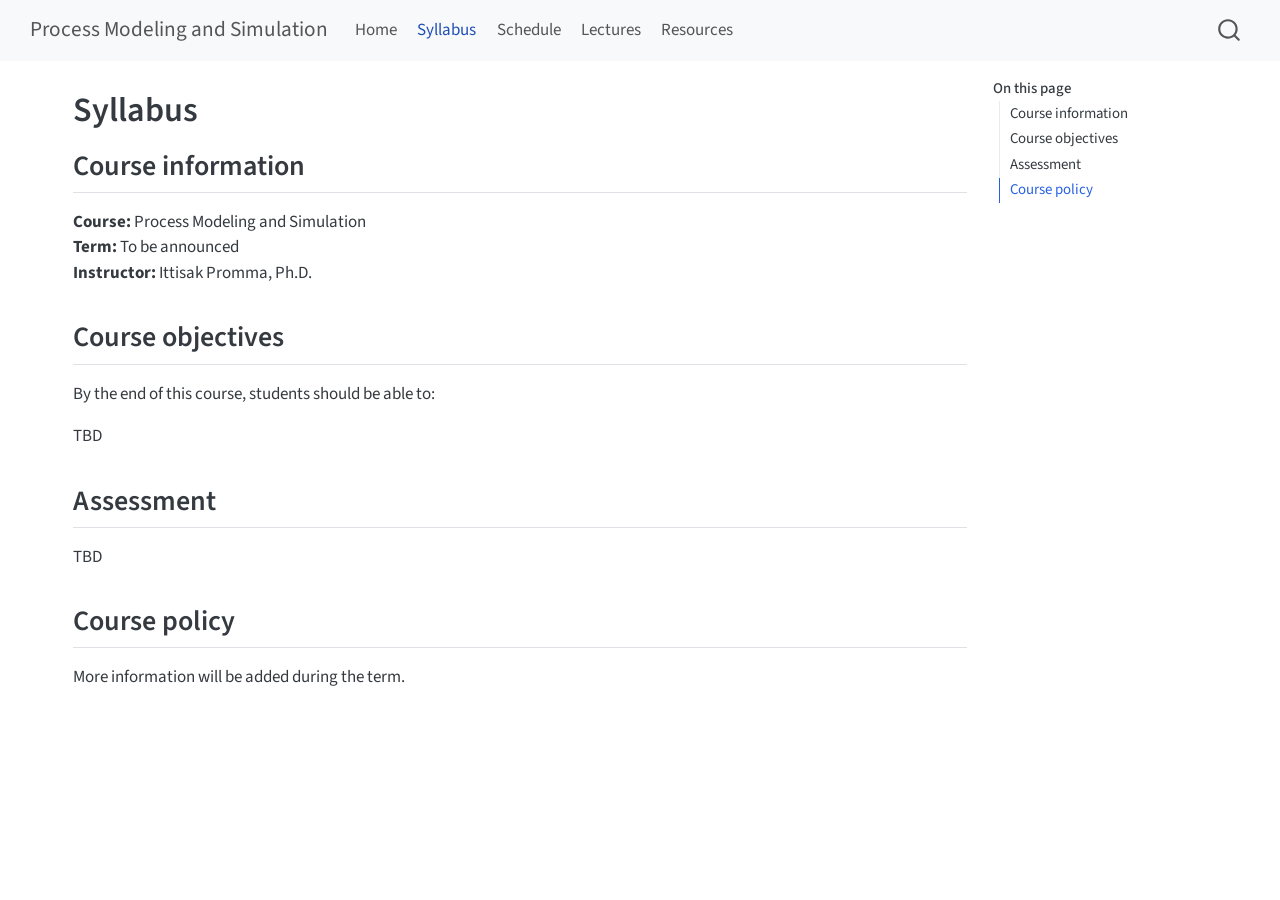
<file: docs/syllabus.html>
<!DOCTYPE html>
<html xmlns="http://www.w3.org/1999/xhtml" lang="en" xml:lang="en"><head>

<meta charset="utf-8">
<meta name="generator" content="quarto-1.9.38">

<meta name="viewport" content="width=device-width, initial-scale=1.0, user-scalable=yes">


<title>Syllabus – Process Modeling and Simulation</title>
<style>
/* Default styles provided by pandoc.
** See https://pandoc.org/MANUAL.html#variables-for-html for config info.
*/
code{white-space: pre-wrap;}
span.smallcaps{font-variant: small-caps;}
div.columns{display: flex; gap: min(4vw, 1.5em);}
div.column{flex: auto; overflow-x: auto;}
div.hanging-indent{margin-left: 1.5em; text-indent: -1.5em;}
ul.task-list{list-style: none;}
ul.task-list li input[type="checkbox"] {
  width: 0.8em;
  margin: 0 0.8em 0.2em -1em; /* quarto-specific, see https://github.com/quarto-dev/quarto-cli/issues/4556 */ 
  vertical-align: middle;
}
</style>


<script src="site_libs/quarto-nav/quarto-nav.js"></script>
<script src="site_libs/quarto-nav/headroom.min.js"></script>
<script src="site_libs/clipboard/clipboard.min.js"></script>
<script src="site_libs/quarto-search/autocomplete.umd.js"></script>
<script src="site_libs/quarto-search/fuse.min.js"></script>
<script src="site_libs/quarto-search/quarto-search.js"></script>
<meta name="quarto:offset" content="./">
<script src="site_libs/quarto-html/quarto.js" type="module"></script>
<script src="site_libs/quarto-html/tabsets/tabsets.js" type="module"></script>
<script src="site_libs/quarto-html/popper.min.js"></script>
<script src="site_libs/quarto-html/tippy.umd.min.js"></script>
<script src="site_libs/quarto-html/anchor.min.js"></script>
<link href="site_libs/quarto-html/tippy.css" rel="stylesheet">
<link href="site_libs/quarto-html/quarto-syntax-highlighting-15634bcf2e68342d4ad2dfa704d543f6.css" rel="stylesheet" id="quarto-text-highlighting-styles">
<script src="site_libs/bootstrap/bootstrap.min.js"></script>
<link href="site_libs/bootstrap/bootstrap-icons.css" rel="stylesheet">
<link href="site_libs/bootstrap/bootstrap-f6192f952b710caf306f09b1c26b01a8.min.css" rel="stylesheet" append-hash="true" id="quarto-bootstrap" data-mode="light">
<script id="quarto-search-options" type="application/json">{
  "location": "navbar",
  "copy-button": false,
  "collapse-after": 3,
  "panel-placement": "end",
  "type": "overlay",
  "limit": 50,
  "keyboard-shortcut": [
    "f",
    "/",
    "s"
  ],
  "show-item-context": false,
  "language": {
    "search-no-results-text": "No results",
    "search-matching-documents-text": "matching documents",
    "search-copy-link-title": "Copy link to search",
    "search-hide-matches-text": "Hide additional matches",
    "search-more-match-text": "more match in this document",
    "search-more-matches-text": "more matches in this document",
    "search-clear-button-title": "Clear",
    "search-text-placeholder": "",
    "search-detached-cancel-button-title": "Cancel",
    "search-submit-button-title": "Submit",
    "search-label": "Search"
  }
}</script>


</head>

<body class="nav-fixed quarto-light">

<div id="quarto-search-results"></div>
  <header id="quarto-header" class="headroom fixed-top">
    <nav class="navbar navbar-expand-lg " data-bs-theme="dark">
      <div class="navbar-container container-fluid">
      <div class="navbar-brand-container mx-auto">
    <a class="navbar-brand" href="./index.html">
    <span class="navbar-title">Process Modeling and Simulation</span>
    </a>
  </div>
            <div id="quarto-search" class="" title="Search"></div>
          <button class="navbar-toggler" type="button" data-bs-toggle="collapse" data-bs-target="#navbarCollapse" aria-controls="navbarCollapse" role="menu" aria-expanded="false" aria-label="Toggle navigation" onclick="if (window.quartoToggleHeadroom) { window.quartoToggleHeadroom(); }">
  <span class="navbar-toggler-icon"></span>
</button>
          <div class="collapse navbar-collapse" id="navbarCollapse">
            <ul class="navbar-nav navbar-nav-scroll me-auto">
  <li class="nav-item">
    <a class="nav-link" href="./index.html"> 
<span class="menu-text">Home</span></a>
  </li>  
  <li class="nav-item">
    <a class="nav-link active" href="./syllabus.html" aria-current="page"> 
<span class="menu-text">Syllabus</span></a>
  </li>  
  <li class="nav-item">
    <a class="nav-link" href="./schedule.html"> 
<span class="menu-text">Schedule</span></a>
  </li>  
  <li class="nav-item">
    <a class="nav-link" href="./lectures.html"> 
<span class="menu-text">Lectures</span></a>
  </li>  
  <li class="nav-item">
    <a class="nav-link" href="./resources.html"> 
<span class="menu-text">Resources</span></a>
  </li>  
</ul>
          </div> <!-- /navcollapse -->
            <div class="quarto-navbar-tools">
</div>
      </div> <!-- /container-fluid -->
    </nav>
</header>
<!-- content -->
<div id="quarto-content" class="quarto-container page-columns page-rows-contents page-layout-full page-navbar">
<!-- sidebar -->
<!-- margin-sidebar -->
    <div id="quarto-margin-sidebar" class="sidebar margin-sidebar">
        <nav id="TOC" role="doc-toc" class="toc-active">
    <h2 id="toc-title">On this page</h2>
   
  <ul>
  <li><a href="#course-information" id="toc-course-information" class="nav-link active" data-scroll-target="#course-information">Course information</a></li>
  <li><a href="#course-objectives" id="toc-course-objectives" class="nav-link" data-scroll-target="#course-objectives">Course objectives</a></li>
  <li><a href="#assessment" id="toc-assessment" class="nav-link" data-scroll-target="#assessment">Assessment</a></li>
  <li><a href="#course-policy" id="toc-course-policy" class="nav-link" data-scroll-target="#course-policy">Course policy</a></li>
  </ul>
</nav>
    </div>
<!-- main -->
<main class="content column-page-left" id="quarto-document-content">

<header id="title-block-header" class="quarto-title-block default">
<div class="quarto-title">
<h1 class="title">Syllabus</h1>
</div>



<div class="quarto-title-meta column-page-left">

    
  
    
  </div>
  


</header>


<section id="course-information" class="level2">
<h2 class="anchored" data-anchor-id="course-information">Course information</h2>
<p><strong>Course:</strong> Process Modeling and Simulation<br>
<strong>Term:</strong> To be announced<br>
<strong>Instructor:</strong> Ittisak Promma, Ph.D.&nbsp;</p>
</section>
<section id="course-objectives" class="level2">
<h2 class="anchored" data-anchor-id="course-objectives">Course objectives</h2>
<p>By the end of this course, students should be able to:</p>
<p>TBD</p>
</section>
<section id="assessment" class="level2">
<h2 class="anchored" data-anchor-id="assessment">Assessment</h2>
<p>TBD</p>
</section>
<section id="course-policy" class="level2">
<h2 class="anchored" data-anchor-id="course-policy">Course policy</h2>
<p>More information will be added during the term.</p>


</section>

</main> <!-- /main -->
<script id="quarto-html-after-body" type="application/javascript">
  window.document.addEventListener("DOMContentLoaded", function (event) {
    const icon = "";
    const anchorJS = new window.AnchorJS();
    anchorJS.options = {
      placement: 'right',
      icon: icon
    };
    anchorJS.add('.anchored');
    const isCodeAnnotation = (el) => {
      for (const clz of el.classList) {
        if (clz.startsWith('code-annotation-')) {                     
          return true;
        }
      }
      return false;
    }
    const onCopySuccess = function(e) {
      // button target
      const button = e.trigger;
      // don't keep focus
      button.blur();
      // flash "checked"
      button.classList.add('code-copy-button-checked');
      var currentTitle = button.getAttribute("title");
      button.setAttribute("title", "Copied!");
      let tooltip;
      if (window.bootstrap) {
        button.setAttribute("data-bs-toggle", "tooltip");
        button.setAttribute("data-bs-placement", "left");
        button.setAttribute("data-bs-title", "Copied!");
        tooltip = new bootstrap.Tooltip(button, 
          { trigger: "manual", 
            customClass: "code-copy-button-tooltip",
            offset: [0, -8]});
        tooltip.show();    
      }
      setTimeout(function() {
        if (tooltip) {
          tooltip.hide();
          button.removeAttribute("data-bs-title");
          button.removeAttribute("data-bs-toggle");
          button.removeAttribute("data-bs-placement");
        }
        button.setAttribute("title", currentTitle);
        button.classList.remove('code-copy-button-checked');
      }, 1000);
      // clear code selection
      e.clearSelection();
    }
    const getTextToCopy = function(trigger) {
      const outerScaffold = trigger.parentElement.cloneNode(true);
      const codeEl = outerScaffold.querySelector('code');
      for (const childEl of codeEl.children) {
        if (isCodeAnnotation(childEl)) {
          childEl.remove();
        }
      }
      return codeEl.innerText;
    }
    const clipboard = new window.ClipboardJS('.code-copy-button:not([data-in-quarto-modal])', {
      text: getTextToCopy
    });
    clipboard.on('success', onCopySuccess);
    if (window.document.getElementById('quarto-embedded-source-code-modal')) {
      const clipboardModal = new window.ClipboardJS('.code-copy-button[data-in-quarto-modal]', {
        text: getTextToCopy,
        container: window.document.getElementById('quarto-embedded-source-code-modal')
      });
      clipboardModal.on('success', onCopySuccess);
    }
      var localhostRegex = new RegExp(/^(?:http|https):\/\/localhost\:?[0-9]*\//);
      var mailtoRegex = new RegExp(/^mailto:/);
        var filterRegex = new RegExp('/' + window.location.host + '/');
      var isInternal = (href) => {
          return filterRegex.test(href) || localhostRegex.test(href) || mailtoRegex.test(href);
      }
      // Inspect non-navigation links and adorn them if external
     var links = window.document.querySelectorAll('a[href]:not(.nav-link):not(.navbar-brand):not(.toc-action):not(.sidebar-link):not(.sidebar-item-toggle):not(.pagination-link):not(.no-external):not([aria-hidden]):not(.dropdown-item):not(.quarto-navigation-tool):not(.about-link)');
      for (var i=0; i<links.length; i++) {
        const link = links[i];
        if (!isInternal(link.href)) {
          // undo the damage that might have been done by quarto-nav.js in the case of
          // links that we want to consider external
          if (link.dataset.originalHref !== undefined) {
            link.href = link.dataset.originalHref;
          }
        }
      }
    function tippyHover(el, contentFn, onTriggerFn, onUntriggerFn) {
      const config = {
        allowHTML: true,
        maxWidth: 500,
        delay: 100,
        arrow: false,
        appendTo: function(el) {
            return el.parentElement;
        },
        interactive: true,
        interactiveBorder: 10,
        theme: 'quarto',
        placement: 'bottom-start',
      };
      if (contentFn) {
        config.content = contentFn;
      }
      if (onTriggerFn) {
        config.onTrigger = onTriggerFn;
      }
      if (onUntriggerFn) {
        config.onUntrigger = onUntriggerFn;
      }
      window.tippy(el, config); 
    }
    const noterefs = window.document.querySelectorAll('a[role="doc-noteref"]');
    for (var i=0; i<noterefs.length; i++) {
      const ref = noterefs[i];
      tippyHover(ref, function() {
        // use id or data attribute instead here
        let href = ref.getAttribute('data-footnote-href') || ref.getAttribute('href');
        try { href = new URL(href).hash; } catch {}
        const id = href.replace(/^#\/?/, "");
        const note = window.document.getElementById(id);
        if (note) {
          return note.innerHTML;
        } else {
          return "";
        }
      });
    }
    const xrefs = window.document.querySelectorAll('a.quarto-xref');
    const processXRef = (id, note) => {
      // Strip column container classes
      const stripColumnClz = (el) => {
        el.classList.remove("page-full", "page-columns");
        if (el.children) {
          for (const child of el.children) {
            stripColumnClz(child);
          }
        }
      }
      stripColumnClz(note)
      if (id === null || id.startsWith('sec-')) {
        // Special case sections, only their first couple elements
        const container = document.createElement("div");
        if (note.children && note.children.length > 2) {
          container.appendChild(note.children[0].cloneNode(true));
          for (let i = 1; i < note.children.length; i++) {
            const child = note.children[i];
            if (child.tagName === "P" && child.innerText === "") {
              continue;
            } else {
              container.appendChild(child.cloneNode(true));
              break;
            }
          }
          if (window.Quarto?.typesetMath) {
            window.Quarto.typesetMath(container);
          }
          return container.innerHTML
        } else {
          if (window.Quarto?.typesetMath) {
            window.Quarto.typesetMath(note);
          }
          return note.innerHTML;
        }
      } else {
        // Remove any anchor links if they are present
        const anchorLink = note.querySelector('a.anchorjs-link');
        if (anchorLink) {
          anchorLink.remove();
        }
        if (window.Quarto?.typesetMath) {
          window.Quarto.typesetMath(note);
        }
        if (note.classList.contains("callout")) {
          return note.outerHTML;
        } else {
          return note.innerHTML;
        }
      }
    }
    for (var i=0; i<xrefs.length; i++) {
      const xref = xrefs[i];
      tippyHover(xref, undefined, function(instance) {
        instance.disable();
        let url = xref.getAttribute('href');
        let hash = undefined; 
        if (url.startsWith('#')) {
          hash = url;
        } else {
          try { hash = new URL(url).hash; } catch {}
        }
        if (hash) {
          const id = hash.replace(/^#\/?/, "");
          const note = window.document.getElementById(id);
          if (note !== null) {
            try {
              const html = processXRef(id, note.cloneNode(true));
              instance.setContent(html);
            } finally {
              instance.enable();
              instance.show();
            }
          } else {
            // See if we can fetch this
            fetch(url.split('#')[0])
            .then(res => res.text())
            .then(html => {
              const parser = new DOMParser();
              const htmlDoc = parser.parseFromString(html, "text/html");
              const note = htmlDoc.getElementById(id);
              if (note !== null) {
                const html = processXRef(id, note);
                instance.setContent(html);
              } 
            }).finally(() => {
              instance.enable();
              instance.show();
            });
          }
        } else {
          // See if we can fetch a full url (with no hash to target)
          // This is a special case and we should probably do some content thinning / targeting
          fetch(url)
          .then(res => res.text())
          .then(html => {
            const parser = new DOMParser();
            const htmlDoc = parser.parseFromString(html, "text/html");
            const note = htmlDoc.querySelector('main.content');
            if (note !== null) {
              // This should only happen for chapter cross references
              // (since there is no id in the URL)
              // remove the first header
              if (note.children.length > 0 && note.children[0].tagName === "HEADER") {
                note.children[0].remove();
              }
              const html = processXRef(null, note);
              instance.setContent(html);
            } 
          }).finally(() => {
            instance.enable();
            instance.show();
          });
        }
      }, function(instance) {
      });
    }
        let selectedAnnoteEl;
        const selectorForAnnotation = ( cell, annotation) => {
          let cellAttr = 'data-code-cell="' + cell + '"';
          let lineAttr = 'data-code-annotation="' +  annotation + '"';
          const selector = 'span[' + cellAttr + '][' + lineAttr + ']';
          return selector;
        }
        const selectCodeLines = (annoteEl) => {
          const doc = window.document;
          const targetCell = annoteEl.getAttribute("data-target-cell");
          const targetAnnotation = annoteEl.getAttribute("data-target-annotation");
          const annoteSpan = window.document.querySelector(selectorForAnnotation(targetCell, targetAnnotation));
          const lines = annoteSpan.getAttribute("data-code-lines").split(",");
          const lineIds = lines.map((line) => {
            return targetCell + "-" + line;
          })
          let top = null;
          let height = null;
          let parent = null;
          if (lineIds.length > 0) {
              //compute the position of the single el (top and bottom and make a div)
              const el = window.document.getElementById(lineIds[0]);
              top = el.offsetTop;
              height = el.offsetHeight;
              parent = el.parentElement.parentElement;
            if (lineIds.length > 1) {
              const lastEl = window.document.getElementById(lineIds[lineIds.length - 1]);
              const bottom = lastEl.offsetTop + lastEl.offsetHeight;
              height = bottom - top;
            }
            if (top !== null && height !== null && parent !== null) {
              // cook up a div (if necessary) and position it 
              let div = window.document.getElementById("code-annotation-line-highlight");
              if (div === null) {
                div = window.document.createElement("div");
                div.setAttribute("id", "code-annotation-line-highlight");
                div.style.position = 'absolute';
                parent.appendChild(div);
              }
              div.style.top = top - 2 + "px";
              div.style.height = height + 4 + "px";
              div.style.left = 0;
              let gutterDiv = window.document.getElementById("code-annotation-line-highlight-gutter");
              if (gutterDiv === null) {
                gutterDiv = window.document.createElement("div");
                gutterDiv.setAttribute("id", "code-annotation-line-highlight-gutter");
                gutterDiv.style.position = 'absolute';
                const codeCell = window.document.getElementById(targetCell);
                const gutter = codeCell.querySelector('.code-annotation-gutter');
                gutter.appendChild(gutterDiv);
              }
              gutterDiv.style.top = top - 2 + "px";
              gutterDiv.style.height = height + 4 + "px";
            }
            selectedAnnoteEl = annoteEl;
          }
        };
        const unselectCodeLines = () => {
          const elementsIds = ["code-annotation-line-highlight", "code-annotation-line-highlight-gutter"];
          elementsIds.forEach((elId) => {
            const div = window.document.getElementById(elId);
            if (div) {
              div.remove();
            }
          });
          selectedAnnoteEl = undefined;
        };
          // Handle positioning of the toggle
      window.addEventListener(
        "resize",
        throttle(() => {
          elRect = undefined;
          if (selectedAnnoteEl) {
            selectCodeLines(selectedAnnoteEl);
          }
        }, 10)
      );
      function throttle(fn, ms) {
      let throttle = false;
      let timer;
        return (...args) => {
          if(!throttle) { // first call gets through
              fn.apply(this, args);
              throttle = true;
          } else { // all the others get throttled
              if(timer) clearTimeout(timer); // cancel #2
              timer = setTimeout(() => {
                fn.apply(this, args);
                timer = throttle = false;
              }, ms);
          }
        };
      }
        // Attach click handler to the DT
        const annoteDls = window.document.querySelectorAll('dt[data-target-cell]');
        for (const annoteDlNode of annoteDls) {
          annoteDlNode.addEventListener('click', (event) => {
            const clickedEl = event.target;
            if (clickedEl !== selectedAnnoteEl) {
              unselectCodeLines();
              const activeEl = window.document.querySelector('dt[data-target-cell].code-annotation-active');
              if (activeEl) {
                activeEl.classList.remove('code-annotation-active');
              }
              selectCodeLines(clickedEl);
              clickedEl.classList.add('code-annotation-active');
            } else {
              // Unselect the line
              unselectCodeLines();
              clickedEl.classList.remove('code-annotation-active');
            }
          });
        }
    const findCites = (el) => {
      const parentEl = el.parentElement;
      if (parentEl) {
        const cites = parentEl.dataset.cites;
        if (cites) {
          return {
            el,
            cites: cites.split(' ')
          };
        } else {
          return findCites(el.parentElement)
        }
      } else {
        return undefined;
      }
    };
    var bibliorefs = window.document.querySelectorAll('a[role="doc-biblioref"]');
    for (var i=0; i<bibliorefs.length; i++) {
      const ref = bibliorefs[i];
      const citeInfo = findCites(ref);
      if (citeInfo) {
        tippyHover(citeInfo.el, function() {
          var popup = window.document.createElement('div');
          citeInfo.cites.forEach(function(cite) {
            var citeDiv = window.document.createElement('div');
            citeDiv.classList.add('hanging-indent');
            citeDiv.classList.add('csl-entry');
            var biblioDiv = window.document.getElementById('ref-' + cite);
            if (biblioDiv) {
              citeDiv.innerHTML = biblioDiv.innerHTML;
            }
            popup.appendChild(citeDiv);
          });
          return popup.innerHTML;
        });
      }
    }
  });
  </script>
</div> <!-- /content -->




</body></html>
</file>
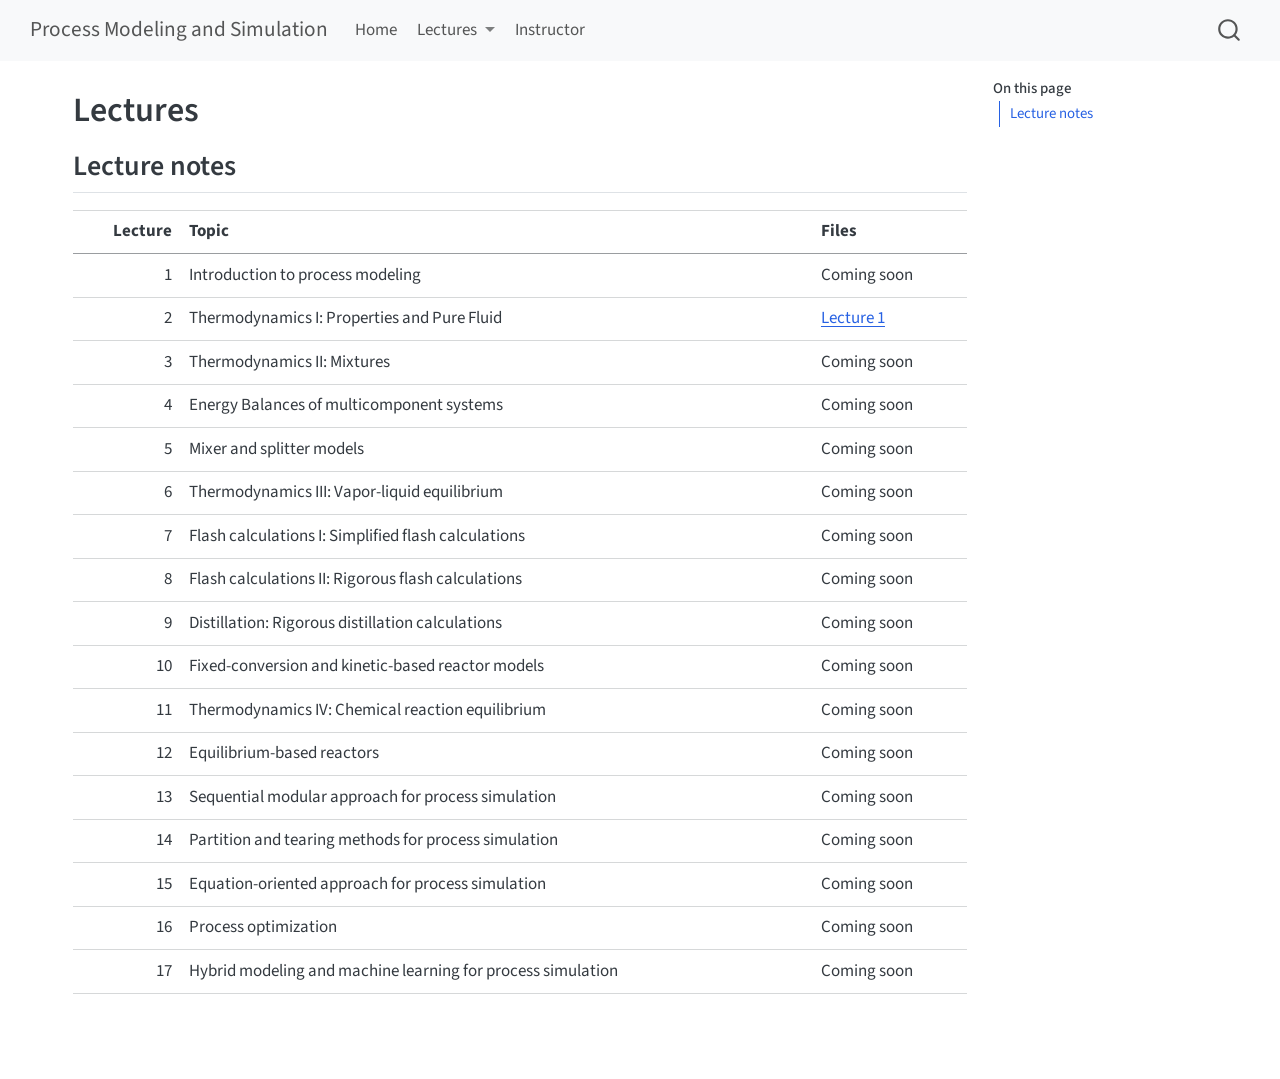
<file: docs/lectures/lectures.html>
<!DOCTYPE html>
<html xmlns="http://www.w3.org/1999/xhtml" lang="en" xml:lang="en"><head>

<meta charset="utf-8">
<meta name="generator" content="quarto-1.9.38">

<meta name="viewport" content="width=device-width, initial-scale=1.0, user-scalable=yes">


<title>Lectures – Process Modeling and Simulation</title>
<style>
/* Default styles provided by pandoc.
** See https://pandoc.org/MANUAL.html#variables-for-html for config info.
*/
code{white-space: pre-wrap;}
span.smallcaps{font-variant: small-caps;}
div.columns{display: flex; gap: min(4vw, 1.5em);}
div.column{flex: auto; overflow-x: auto;}
div.hanging-indent{margin-left: 1.5em; text-indent: -1.5em;}
ul.task-list{list-style: none;}
ul.task-list li input[type="checkbox"] {
  width: 0.8em;
  margin: 0 0.8em 0.2em -1em; /* quarto-specific, see https://github.com/quarto-dev/quarto-cli/issues/4556 */ 
  vertical-align: middle;
}
</style>


<script src="../site_libs/quarto-nav/quarto-nav.js"></script>
<script src="../site_libs/quarto-nav/headroom.min.js"></script>
<script src="../site_libs/clipboard/clipboard.min.js"></script>
<script src="../site_libs/quarto-search/autocomplete.umd.js"></script>
<script src="../site_libs/quarto-search/fuse.min.js"></script>
<script src="../site_libs/quarto-search/quarto-search.js"></script>
<meta name="quarto:offset" content="../">
<script src="../site_libs/quarto-html/quarto.js" type="module"></script>
<script src="../site_libs/quarto-html/tabsets/tabsets.js" type="module"></script>
<script src="../site_libs/quarto-html/popper.min.js"></script>
<script src="../site_libs/quarto-html/tippy.umd.min.js"></script>
<script src="../site_libs/quarto-html/anchor.min.js"></script>
<link href="../site_libs/quarto-html/tippy.css" rel="stylesheet">
<link href="../site_libs/quarto-html/quarto-syntax-highlighting-15634bcf2e68342d4ad2dfa704d543f6.css" rel="stylesheet" id="quarto-text-highlighting-styles">
<script src="../site_libs/bootstrap/bootstrap.min.js"></script>
<link href="../site_libs/bootstrap/bootstrap-icons.css" rel="stylesheet">
<link href="../site_libs/bootstrap/bootstrap-f6192f952b710caf306f09b1c26b01a8.min.css" rel="stylesheet" append-hash="true" id="quarto-bootstrap" data-mode="light">
<script id="quarto-search-options" type="application/json">{
  "location": "navbar",
  "copy-button": false,
  "collapse-after": 3,
  "panel-placement": "end",
  "type": "overlay",
  "limit": 50,
  "keyboard-shortcut": [
    "f",
    "/",
    "s"
  ],
  "show-item-context": false,
  "language": {
    "search-no-results-text": "No results",
    "search-matching-documents-text": "matching documents",
    "search-copy-link-title": "Copy link to search",
    "search-hide-matches-text": "Hide additional matches",
    "search-more-match-text": "more match in this document",
    "search-more-matches-text": "more matches in this document",
    "search-clear-button-title": "Clear",
    "search-text-placeholder": "",
    "search-detached-cancel-button-title": "Cancel",
    "search-submit-button-title": "Submit",
    "search-label": "Search"
  }
}</script>


</head>

<body class="nav-fixed quarto-light">

<div id="quarto-search-results"></div>
  <header id="quarto-header" class="headroom fixed-top">
    <nav class="navbar navbar-expand-lg " data-bs-theme="dark">
      <div class="navbar-container container-fluid">
      <div class="navbar-brand-container mx-auto">
    <a class="navbar-brand" href="../index.html">
    <span class="navbar-title">Process Modeling and Simulation</span>
    </a>
  </div>
            <div id="quarto-search" class="" title="Search"></div>
          <button class="navbar-toggler" type="button" data-bs-toggle="collapse" data-bs-target="#navbarCollapse" aria-controls="navbarCollapse" role="menu" aria-expanded="false" aria-label="Toggle navigation" onclick="if (window.quartoToggleHeadroom) { window.quartoToggleHeadroom(); }">
  <span class="navbar-toggler-icon"></span>
</button>
          <div class="collapse navbar-collapse" id="navbarCollapse">
            <ul class="navbar-nav navbar-nav-scroll me-auto">
  <li class="nav-item">
    <a class="nav-link" href="../index.html"> 
<span class="menu-text">Home</span></a>
  </li>  
  <li class="nav-item dropdown ">
    <a class="nav-link dropdown-toggle" href="#" id="nav-menu-lectures" role="link" data-bs-toggle="dropdown" aria-expanded="false">
 <span class="menu-text">Lectures</span>
    </a>
    <ul class="dropdown-menu" aria-labelledby="nav-menu-lectures">    
        <li>
    <a class="dropdown-item" href="../lectures/lectures.html">
 <span class="dropdown-text">Lecture Overview</span></a>
  </li>  
        <li>
    <a class="dropdown-item" href="../lectures/lecture-1/lecture-1.html">
 <span class="dropdown-text">Lecture 1</span></a>
  </li>  
    </ul>
  </li>
  <li class="nav-item">
    <a class="nav-link" href="../instructor.html"> 
<span class="menu-text">Instructor</span></a>
  </li>  
</ul>
          </div> <!-- /navcollapse -->
            <div class="quarto-navbar-tools">
</div>
      </div> <!-- /container-fluid -->
    </nav>
</header>
<!-- content -->
<div id="quarto-content" class="quarto-container page-columns page-rows-contents page-layout-full page-navbar">
<!-- sidebar -->
<!-- margin-sidebar -->
    <div id="quarto-margin-sidebar" class="sidebar margin-sidebar">
        <nav id="TOC" role="doc-toc" class="toc-active">
    <h2 id="toc-title">On this page</h2>
   
  <ul>
  <li><a href="#lecture-notes" id="toc-lecture-notes" class="nav-link active" data-scroll-target="#lecture-notes">Lecture notes</a></li>
  </ul>
</nav>
    </div>
<!-- main -->
<main class="content column-page-left" id="quarto-document-content">

<header id="title-block-header" class="quarto-title-block default">
<div class="quarto-title">
<h1 class="title">Lectures</h1>
</div>



<div class="quarto-title-meta column-page-left">

    
  
    
  </div>
  


</header>


<section id="lecture-notes" class="level2">
<h2 class="anchored" data-anchor-id="lecture-notes">Lecture notes</h2>
<table class="caption-top table">
<thead>
<tr class="header">
<th style="text-align: right;">Lecture</th>
<th>Topic</th>
<th>Files</th>
</tr>
</thead>
<tbody>
<tr class="odd">
<td style="text-align: right;">1</td>
<td>Introduction to process modeling</td>
<td>Coming soon</td>
</tr>
<tr class="even">
<td style="text-align: right;">2</td>
<td>Thermodynamics I: Properties and Pure Fluid</td>
<td><a href="../lectures/lecture-1/lecture-1.html">Lecture 1</a></td>
</tr>
<tr class="odd">
<td style="text-align: right;">3</td>
<td>Thermodynamics II: Mixtures</td>
<td>Coming soon</td>
</tr>
<tr class="even">
<td style="text-align: right;">4</td>
<td>Energy Balances of multicomponent systems</td>
<td>Coming soon</td>
</tr>
<tr class="odd">
<td style="text-align: right;">5</td>
<td>Mixer and splitter models</td>
<td>Coming soon</td>
</tr>
<tr class="even">
<td style="text-align: right;">6</td>
<td>Thermodynamics III: Vapor-liquid equilibrium</td>
<td>Coming soon</td>
</tr>
<tr class="odd">
<td style="text-align: right;">7</td>
<td>Flash calculations I: Simplified flash calculations</td>
<td>Coming soon</td>
</tr>
<tr class="even">
<td style="text-align: right;">8</td>
<td>Flash calculations II: Rigorous flash calculations</td>
<td>Coming soon</td>
</tr>
<tr class="odd">
<td style="text-align: right;">9</td>
<td>Distillation: Rigorous distillation calculations</td>
<td>Coming soon</td>
</tr>
<tr class="even">
<td style="text-align: right;">10</td>
<td>Fixed-conversion and kinetic-based reactor models</td>
<td>Coming soon</td>
</tr>
<tr class="odd">
<td style="text-align: right;">11</td>
<td>Thermodynamics IV: Chemical reaction equilibrium</td>
<td>Coming soon</td>
</tr>
<tr class="even">
<td style="text-align: right;">12</td>
<td>Equilibrium-based reactors</td>
<td>Coming soon</td>
</tr>
<tr class="odd">
<td style="text-align: right;">13</td>
<td>Sequential modular approach for process simulation</td>
<td>Coming soon</td>
</tr>
<tr class="even">
<td style="text-align: right;">14</td>
<td>Partition and tearing methods for process simulation</td>
<td>Coming soon</td>
</tr>
<tr class="odd">
<td style="text-align: right;">15</td>
<td>Equation-oriented approach for process simulation</td>
<td>Coming soon</td>
</tr>
<tr class="even">
<td style="text-align: right;">16</td>
<td>Process optimization</td>
<td>Coming soon</td>
</tr>
<tr class="odd">
<td style="text-align: right;">17</td>
<td>Hybrid modeling and machine learning for process simulation</td>
<td>Coming soon</td>
</tr>
</tbody>
</table>


</section>

</main> <!-- /main -->
<script id="quarto-html-after-body" type="application/javascript">
  window.document.addEventListener("DOMContentLoaded", function (event) {
    const icon = "";
    const anchorJS = new window.AnchorJS();
    anchorJS.options = {
      placement: 'right',
      icon: icon
    };
    anchorJS.add('.anchored');
    const isCodeAnnotation = (el) => {
      for (const clz of el.classList) {
        if (clz.startsWith('code-annotation-')) {                     
          return true;
        }
      }
      return false;
    }
    const onCopySuccess = function(e) {
      // button target
      const button = e.trigger;
      // don't keep focus
      button.blur();
      // flash "checked"
      button.classList.add('code-copy-button-checked');
      var currentTitle = button.getAttribute("title");
      button.setAttribute("title", "Copied!");
      let tooltip;
      if (window.bootstrap) {
        button.setAttribute("data-bs-toggle", "tooltip");
        button.setAttribute("data-bs-placement", "left");
        button.setAttribute("data-bs-title", "Copied!");
        tooltip = new bootstrap.Tooltip(button, 
          { trigger: "manual", 
            customClass: "code-copy-button-tooltip",
            offset: [0, -8]});
        tooltip.show();    
      }
      setTimeout(function() {
        if (tooltip) {
          tooltip.hide();
          button.removeAttribute("data-bs-title");
          button.removeAttribute("data-bs-toggle");
          button.removeAttribute("data-bs-placement");
        }
        button.setAttribute("title", currentTitle);
        button.classList.remove('code-copy-button-checked');
      }, 1000);
      // clear code selection
      e.clearSelection();
    }
    const getTextToCopy = function(trigger) {
      const outerScaffold = trigger.parentElement.cloneNode(true);
      const codeEl = outerScaffold.querySelector('code');
      for (const childEl of codeEl.children) {
        if (isCodeAnnotation(childEl)) {
          childEl.remove();
        }
      }
      return codeEl.innerText;
    }
    const clipboard = new window.ClipboardJS('.code-copy-button:not([data-in-quarto-modal])', {
      text: getTextToCopy
    });
    clipboard.on('success', onCopySuccess);
    if (window.document.getElementById('quarto-embedded-source-code-modal')) {
      const clipboardModal = new window.ClipboardJS('.code-copy-button[data-in-quarto-modal]', {
        text: getTextToCopy,
        container: window.document.getElementById('quarto-embedded-source-code-modal')
      });
      clipboardModal.on('success', onCopySuccess);
    }
      var localhostRegex = new RegExp(/^(?:http|https):\/\/localhost\:?[0-9]*\//);
      var mailtoRegex = new RegExp(/^mailto:/);
        var filterRegex = new RegExp('/' + window.location.host + '/');
      var isInternal = (href) => {
          return filterRegex.test(href) || localhostRegex.test(href) || mailtoRegex.test(href);
      }
      // Inspect non-navigation links and adorn them if external
     var links = window.document.querySelectorAll('a[href]:not(.nav-link):not(.navbar-brand):not(.toc-action):not(.sidebar-link):not(.sidebar-item-toggle):not(.pagination-link):not(.no-external):not([aria-hidden]):not(.dropdown-item):not(.quarto-navigation-tool):not(.about-link)');
      for (var i=0; i<links.length; i++) {
        const link = links[i];
        if (!isInternal(link.href)) {
          // undo the damage that might have been done by quarto-nav.js in the case of
          // links that we want to consider external
          if (link.dataset.originalHref !== undefined) {
            link.href = link.dataset.originalHref;
          }
        }
      }
    function tippyHover(el, contentFn, onTriggerFn, onUntriggerFn) {
      const config = {
        allowHTML: true,
        maxWidth: 500,
        delay: 100,
        arrow: false,
        appendTo: function(el) {
            return el.parentElement;
        },
        interactive: true,
        interactiveBorder: 10,
        theme: 'quarto',
        placement: 'bottom-start',
      };
      if (contentFn) {
        config.content = contentFn;
      }
      if (onTriggerFn) {
        config.onTrigger = onTriggerFn;
      }
      if (onUntriggerFn) {
        config.onUntrigger = onUntriggerFn;
      }
      window.tippy(el, config); 
    }
    const noterefs = window.document.querySelectorAll('a[role="doc-noteref"]');
    for (var i=0; i<noterefs.length; i++) {
      const ref = noterefs[i];
      tippyHover(ref, function() {
        // use id or data attribute instead here
        let href = ref.getAttribute('data-footnote-href') || ref.getAttribute('href');
        try { href = new URL(href).hash; } catch {}
        const id = href.replace(/^#\/?/, "");
        const note = window.document.getElementById(id);
        if (note) {
          return note.innerHTML;
        } else {
          return "";
        }
      });
    }
    const xrefs = window.document.querySelectorAll('a.quarto-xref');
    const processXRef = (id, note) => {
      // Strip column container classes
      const stripColumnClz = (el) => {
        el.classList.remove("page-full", "page-columns");
        if (el.children) {
          for (const child of el.children) {
            stripColumnClz(child);
          }
        }
      }
      stripColumnClz(note)
      if (id === null || id.startsWith('sec-')) {
        // Special case sections, only their first couple elements
        const container = document.createElement("div");
        if (note.children && note.children.length > 2) {
          container.appendChild(note.children[0].cloneNode(true));
          for (let i = 1; i < note.children.length; i++) {
            const child = note.children[i];
            if (child.tagName === "P" && child.innerText === "") {
              continue;
            } else {
              container.appendChild(child.cloneNode(true));
              break;
            }
          }
          if (window.Quarto?.typesetMath) {
            window.Quarto.typesetMath(container);
          }
          return container.innerHTML
        } else {
          if (window.Quarto?.typesetMath) {
            window.Quarto.typesetMath(note);
          }
          return note.innerHTML;
        }
      } else {
        // Remove any anchor links if they are present
        const anchorLink = note.querySelector('a.anchorjs-link');
        if (anchorLink) {
          anchorLink.remove();
        }
        if (window.Quarto?.typesetMath) {
          window.Quarto.typesetMath(note);
        }
        if (note.classList.contains("callout")) {
          return note.outerHTML;
        } else {
          return note.innerHTML;
        }
      }
    }
    for (var i=0; i<xrefs.length; i++) {
      const xref = xrefs[i];
      tippyHover(xref, undefined, function(instance) {
        instance.disable();
        let url = xref.getAttribute('href');
        let hash = undefined; 
        if (url.startsWith('#')) {
          hash = url;
        } else {
          try { hash = new URL(url).hash; } catch {}
        }
        if (hash) {
          const id = hash.replace(/^#\/?/, "");
          const note = window.document.getElementById(id);
          if (note !== null) {
            try {
              const html = processXRef(id, note.cloneNode(true));
              instance.setContent(html);
            } finally {
              instance.enable();
              instance.show();
            }
          } else {
            // See if we can fetch this
            fetch(url.split('#')[0])
            .then(res => res.text())
            .then(html => {
              const parser = new DOMParser();
              const htmlDoc = parser.parseFromString(html, "text/html");
              const note = htmlDoc.getElementById(id);
              if (note !== null) {
                const html = processXRef(id, note);
                instance.setContent(html);
              } 
            }).finally(() => {
              instance.enable();
              instance.show();
            });
          }
        } else {
          // See if we can fetch a full url (with no hash to target)
          // This is a special case and we should probably do some content thinning / targeting
          fetch(url)
          .then(res => res.text())
          .then(html => {
            const parser = new DOMParser();
            const htmlDoc = parser.parseFromString(html, "text/html");
            const note = htmlDoc.querySelector('main.content');
            if (note !== null) {
              // This should only happen for chapter cross references
              // (since there is no id in the URL)
              // remove the first header
              if (note.children.length > 0 && note.children[0].tagName === "HEADER") {
                note.children[0].remove();
              }
              const html = processXRef(null, note);
              instance.setContent(html);
            } 
          }).finally(() => {
            instance.enable();
            instance.show();
          });
        }
      }, function(instance) {
      });
    }
        let selectedAnnoteEl;
        const selectorForAnnotation = ( cell, annotation) => {
          let cellAttr = 'data-code-cell="' + cell + '"';
          let lineAttr = 'data-code-annotation="' +  annotation + '"';
          const selector = 'span[' + cellAttr + '][' + lineAttr + ']';
          return selector;
        }
        const selectCodeLines = (annoteEl) => {
          const doc = window.document;
          const targetCell = annoteEl.getAttribute("data-target-cell");
          const targetAnnotation = annoteEl.getAttribute("data-target-annotation");
          const annoteSpan = window.document.querySelector(selectorForAnnotation(targetCell, targetAnnotation));
          const lines = annoteSpan.getAttribute("data-code-lines").split(",");
          const lineIds = lines.map((line) => {
            return targetCell + "-" + line;
          })
          let top = null;
          let height = null;
          let parent = null;
          if (lineIds.length > 0) {
              //compute the position of the single el (top and bottom and make a div)
              const el = window.document.getElementById(lineIds[0]);
              top = el.offsetTop;
              height = el.offsetHeight;
              parent = el.parentElement.parentElement;
            if (lineIds.length > 1) {
              const lastEl = window.document.getElementById(lineIds[lineIds.length - 1]);
              const bottom = lastEl.offsetTop + lastEl.offsetHeight;
              height = bottom - top;
            }
            if (top !== null && height !== null && parent !== null) {
              // cook up a div (if necessary) and position it 
              let div = window.document.getElementById("code-annotation-line-highlight");
              if (div === null) {
                div = window.document.createElement("div");
                div.setAttribute("id", "code-annotation-line-highlight");
                div.style.position = 'absolute';
                parent.appendChild(div);
              }
              div.style.top = top - 2 + "px";
              div.style.height = height + 4 + "px";
              div.style.left = 0;
              let gutterDiv = window.document.getElementById("code-annotation-line-highlight-gutter");
              if (gutterDiv === null) {
                gutterDiv = window.document.createElement("div");
                gutterDiv.setAttribute("id", "code-annotation-line-highlight-gutter");
                gutterDiv.style.position = 'absolute';
                const codeCell = window.document.getElementById(targetCell);
                const gutter = codeCell.querySelector('.code-annotation-gutter');
                gutter.appendChild(gutterDiv);
              }
              gutterDiv.style.top = top - 2 + "px";
              gutterDiv.style.height = height + 4 + "px";
            }
            selectedAnnoteEl = annoteEl;
          }
        };
        const unselectCodeLines = () => {
          const elementsIds = ["code-annotation-line-highlight", "code-annotation-line-highlight-gutter"];
          elementsIds.forEach((elId) => {
            const div = window.document.getElementById(elId);
            if (div) {
              div.remove();
            }
          });
          selectedAnnoteEl = undefined;
        };
          // Handle positioning of the toggle
      window.addEventListener(
        "resize",
        throttle(() => {
          elRect = undefined;
          if (selectedAnnoteEl) {
            selectCodeLines(selectedAnnoteEl);
          }
        }, 10)
      );
      function throttle(fn, ms) {
      let throttle = false;
      let timer;
        return (...args) => {
          if(!throttle) { // first call gets through
              fn.apply(this, args);
              throttle = true;
          } else { // all the others get throttled
              if(timer) clearTimeout(timer); // cancel #2
              timer = setTimeout(() => {
                fn.apply(this, args);
                timer = throttle = false;
              }, ms);
          }
        };
      }
        // Attach click handler to the DT
        const annoteDls = window.document.querySelectorAll('dt[data-target-cell]');
        for (const annoteDlNode of annoteDls) {
          annoteDlNode.addEventListener('click', (event) => {
            const clickedEl = event.target;
            if (clickedEl !== selectedAnnoteEl) {
              unselectCodeLines();
              const activeEl = window.document.querySelector('dt[data-target-cell].code-annotation-active');
              if (activeEl) {
                activeEl.classList.remove('code-annotation-active');
              }
              selectCodeLines(clickedEl);
              clickedEl.classList.add('code-annotation-active');
            } else {
              // Unselect the line
              unselectCodeLines();
              clickedEl.classList.remove('code-annotation-active');
            }
          });
        }
    const findCites = (el) => {
      const parentEl = el.parentElement;
      if (parentEl) {
        const cites = parentEl.dataset.cites;
        if (cites) {
          return {
            el,
            cites: cites.split(' ')
          };
        } else {
          return findCites(el.parentElement)
        }
      } else {
        return undefined;
      }
    };
    var bibliorefs = window.document.querySelectorAll('a[role="doc-biblioref"]');
    for (var i=0; i<bibliorefs.length; i++) {
      const ref = bibliorefs[i];
      const citeInfo = findCites(ref);
      if (citeInfo) {
        tippyHover(citeInfo.el, function() {
          var popup = window.document.createElement('div');
          citeInfo.cites.forEach(function(cite) {
            var citeDiv = window.document.createElement('div');
            citeDiv.classList.add('hanging-indent');
            citeDiv.classList.add('csl-entry');
            var biblioDiv = window.document.getElementById('ref-' + cite);
            if (biblioDiv) {
              citeDiv.innerHTML = biblioDiv.innerHTML;
            }
            popup.appendChild(citeDiv);
          });
          return popup.innerHTML;
        });
      }
    }
  });
  </script>
</div> <!-- /content -->




</body></html>
</file>
<file: docs/site_libs/quarto-html/tippy.css>
.tippy-box[data-animation=fade][data-state=hidden]{opacity:0}[data-tippy-root]{max-width:calc(100vw - 10px)}.tippy-box{position:relative;background-color:#333;color:#fff;border-radius:4px;font-size:14px;line-height:1.4;white-space:normal;outline:0;transition-property:transform,visibility,opacity}.tippy-box[data-placement^=top]>.tippy-arrow{bottom:0}.tippy-box[data-placement^=top]>.tippy-arrow:before{bottom:-7px;left:0;border-width:8px 8px 0;border-top-color:initial;transform-origin:center top}.tippy-box[data-placement^=bottom]>.tippy-arrow{top:0}.tippy-box[data-placement^=bottom]>.tippy-arrow:before{top:-7px;left:0;border-width:0 8px 8px;border-bottom-color:initial;transform-origin:center bottom}.tippy-box[data-placement^=left]>.tippy-arrow{right:0}.tippy-box[data-placement^=left]>.tippy-arrow:before{border-width:8px 0 8px 8px;border-left-color:initial;right:-7px;transform-origin:center left}.tippy-box[data-placement^=right]>.tippy-arrow{left:0}.tippy-box[data-placement^=right]>.tippy-arrow:before{left:-7px;border-width:8px 8px 8px 0;border-right-color:initial;transform-origin:center right}.tippy-box[data-inertia][data-state=visible]{transition-timing-function:cubic-bezier(.54,1.5,.38,1.11)}.tippy-arrow{width:16px;height:16px;color:#333}.tippy-arrow:before{content:"";position:absolute;border-color:transparent;border-style:solid}.tippy-content{position:relative;padding:5px 9px;z-index:1}
</file>
<file: docs/site_libs/quarto-html/quarto-syntax-highlighting-15634bcf2e68342d4ad2dfa704d543f6.css>
/* quarto syntax highlight colors */
:root {
  --quarto-hl-ot-color: #003B4F;
  --quarto-hl-at-color: #657422;
  --quarto-hl-ss-color: #20794D;
  --quarto-hl-an-color: #5E5E5E;
  --quarto-hl-fu-color: #4758AB;
  --quarto-hl-st-color: #20794D;
  --quarto-hl-cf-color: #003B4F;
  --quarto-hl-op-color: #5E5E5E;
  --quarto-hl-er-color: #AD0000;
  --quarto-hl-bn-color: #AD0000;
  --quarto-hl-al-color: #AD0000;
  --quarto-hl-va-color: #111111;
  --quarto-hl-bu-color: inherit;
  --quarto-hl-ex-color: inherit;
  --quarto-hl-pp-color: #AD0000;
  --quarto-hl-in-color: #5E5E5E;
  --quarto-hl-vs-color: #20794D;
  --quarto-hl-wa-color: #5E5E5E;
  --quarto-hl-do-color: #5E5E5E;
  --quarto-hl-im-color: #00769E;
  --quarto-hl-ch-color: #20794D;
  --quarto-hl-dt-color: #AD0000;
  --quarto-hl-fl-color: #AD0000;
  --quarto-hl-co-color: #5E5E5E;
  --quarto-hl-cv-color: #5E5E5E;
  --quarto-hl-cn-color: #8f5902;
  --quarto-hl-sc-color: #5E5E5E;
  --quarto-hl-dv-color: #AD0000;
  --quarto-hl-kw-color: #003B4F;
}

/* other quarto variables */
:root {
  --quarto-font-monospace: SFMono-Regular, Menlo, Monaco, Consolas, "Liberation Mono", "Courier New", monospace;
}

/* syntax highlight based on Pandoc's rules */
pre > code.sourceCode > span {
  color: #003B4F;
}

code.sourceCode > span {
  color: #003B4F;
}

div.sourceCode,
div.sourceCode pre.sourceCode {
  color: #003B4F;
}

/* Normal */
code span {
  color: #003B4F;
}

/* Alert */
code span.al {
  color: #AD0000;
  font-style: inherit;
}

/* Annotation */
code span.an {
  color: #5E5E5E;
  font-style: inherit;
}

/* Attribute */
code span.at {
  color: #657422;
  font-style: inherit;
}

/* BaseN */
code span.bn {
  color: #AD0000;
  font-style: inherit;
}

/* BuiltIn */
code span.bu {
  font-style: inherit;
}

/* ControlFlow */
code span.cf {
  color: #003B4F;
  font-weight: bold;
  font-style: inherit;
}

/* Char */
code span.ch {
  color: #20794D;
  font-style: inherit;
}

/* Constant */
code span.cn {
  color: #8f5902;
  font-style: inherit;
}

/* Comment */
code span.co {
  color: #5E5E5E;
  font-style: inherit;
}

/* CommentVar */
code span.cv {
  color: #5E5E5E;
  font-style: italic;
}

/* Documentation */
code span.do {
  color: #5E5E5E;
  font-style: italic;
}

/* DataType */
code span.dt {
  color: #AD0000;
  font-style: inherit;
}

/* DecVal */
code span.dv {
  color: #AD0000;
  font-style: inherit;
}

/* Error */
code span.er {
  color: #AD0000;
  font-style: inherit;
}

/* Extension */
code span.ex {
  font-style: inherit;
}

/* Float */
code span.fl {
  color: #AD0000;
  font-style: inherit;
}

/* Function */
code span.fu {
  color: #4758AB;
  font-style: inherit;
}

/* Import */
code span.im {
  color: #00769E;
  font-style: inherit;
}

/* Information */
code span.in {
  color: #5E5E5E;
  font-style: inherit;
}

/* Keyword */
code span.kw {
  color: #003B4F;
  font-weight: bold;
  font-style: inherit;
}

/* Operator */
code span.op {
  color: #5E5E5E;
  font-style: inherit;
}

/* Other */
code span.ot {
  color: #003B4F;
  font-style: inherit;
}

/* Preprocessor */
code span.pp {
  color: #AD0000;
  font-style: inherit;
}

/* SpecialChar */
code span.sc {
  color: #5E5E5E;
  font-style: inherit;
}

/* SpecialString */
code span.ss {
  color: #20794D;
  font-style: inherit;
}

/* String */
code span.st {
  color: #20794D;
  font-style: inherit;
}

/* Variable */
code span.va {
  color: #111111;
  font-style: inherit;
}

/* VerbatimString */
code span.vs {
  color: #20794D;
  font-style: inherit;
}

/* Warning */
code span.wa {
  color: #5E5E5E;
  font-style: italic;
}

.prevent-inlining {
  content: "</";
}

/*# sourceMappingURL=f23921c56f73e400b49028c9186a1aa0.css.map */
</file>
